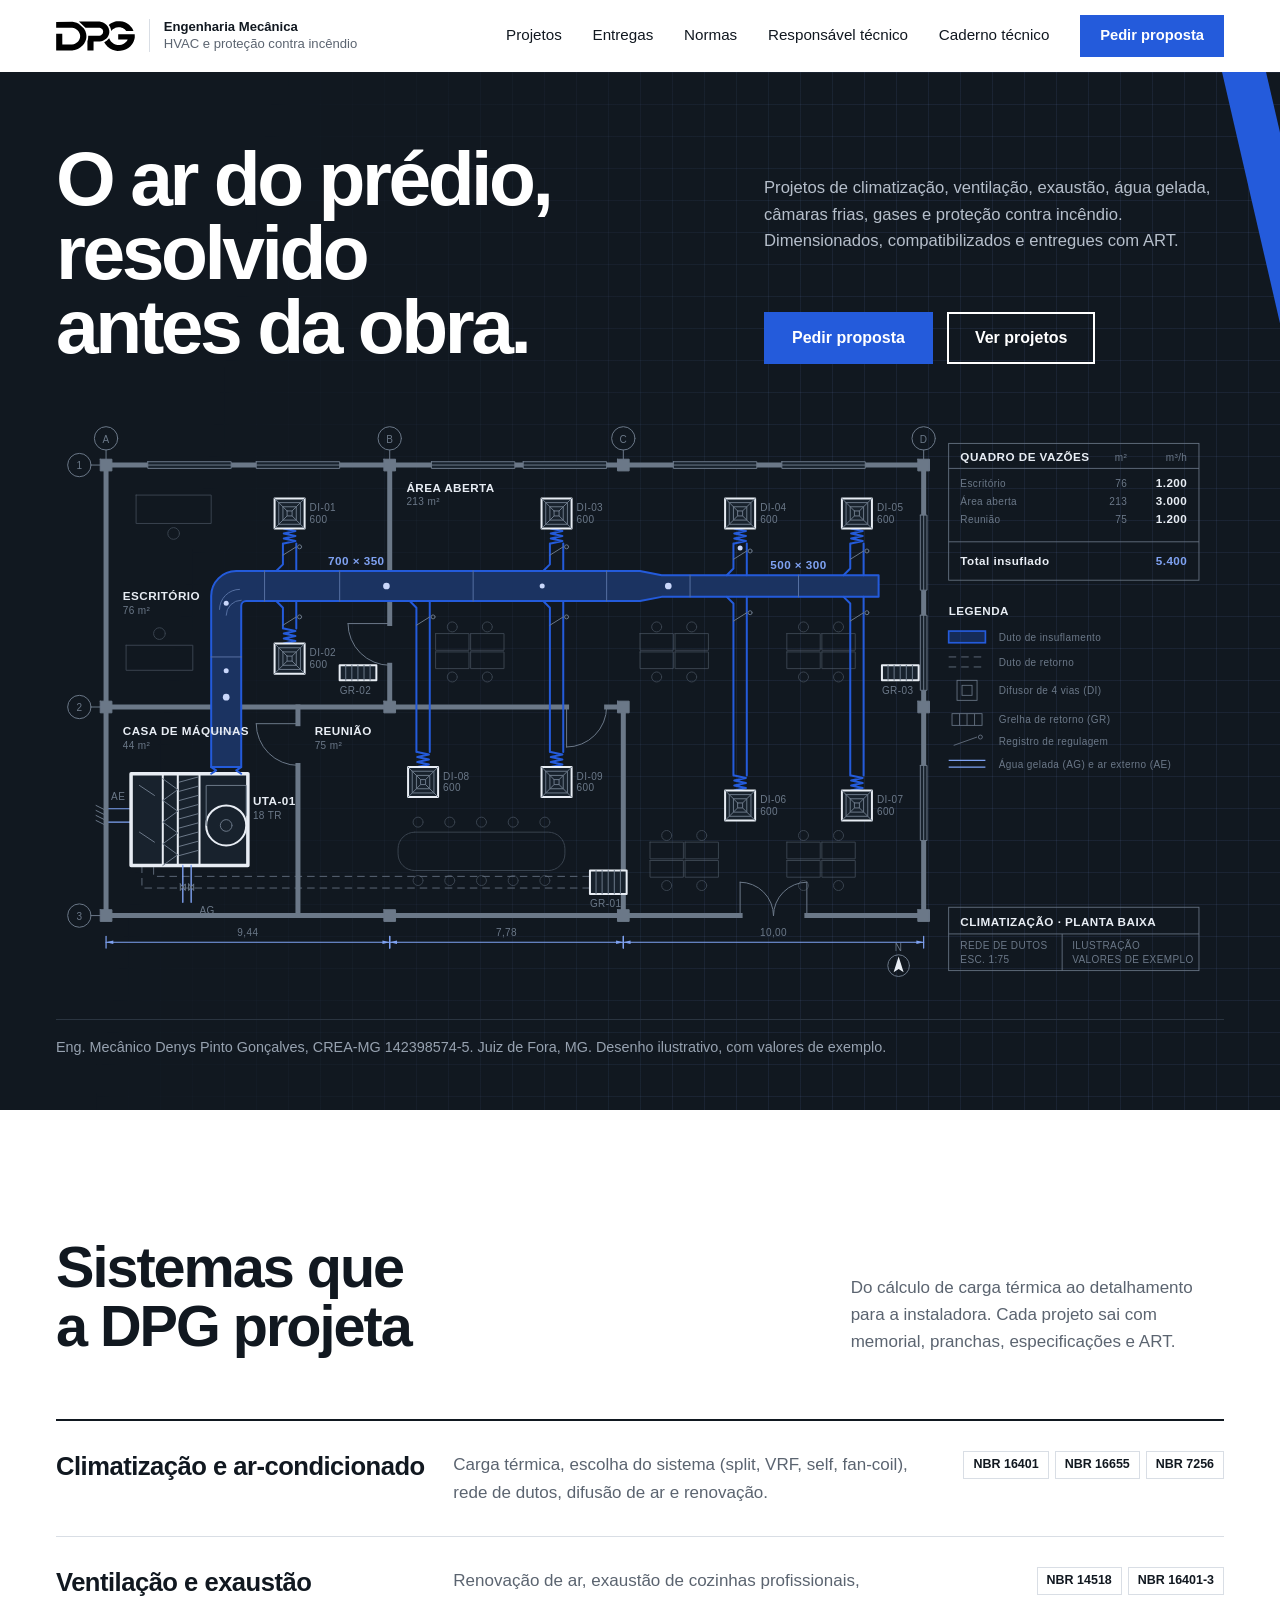
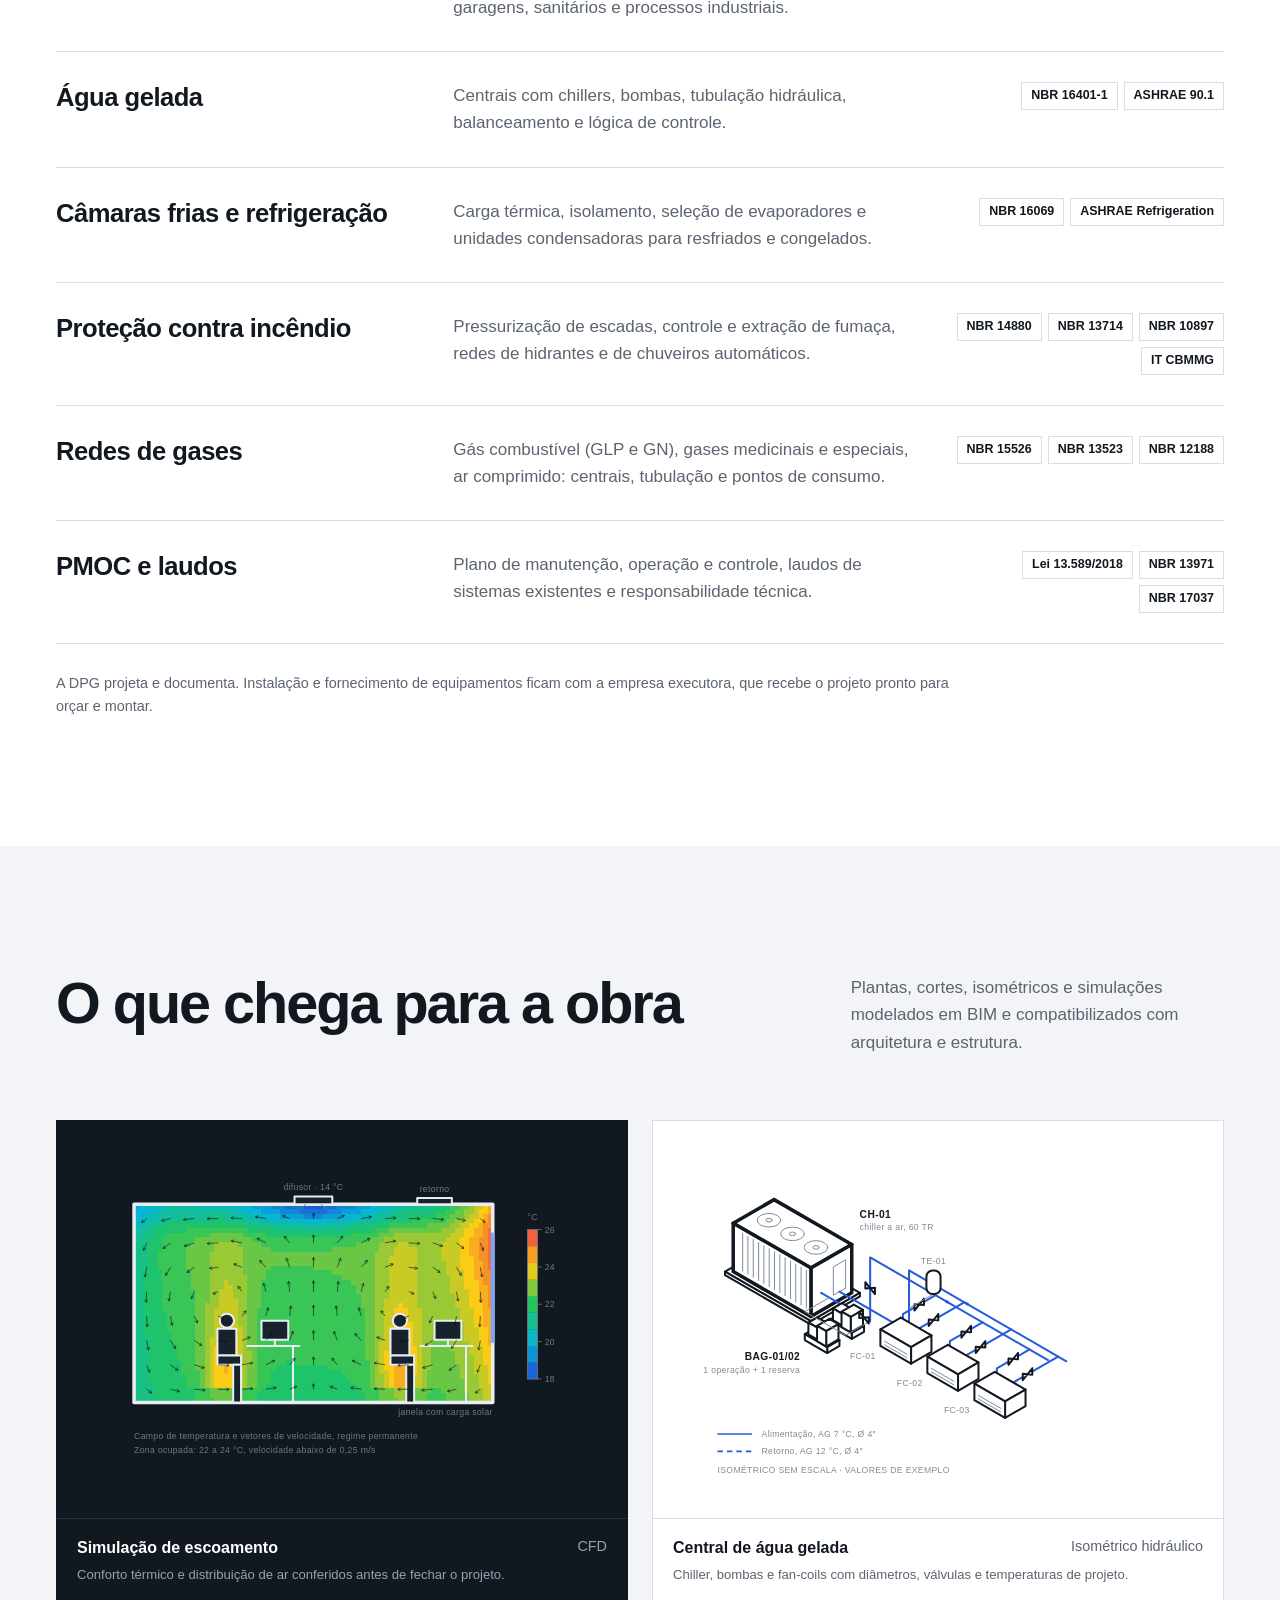
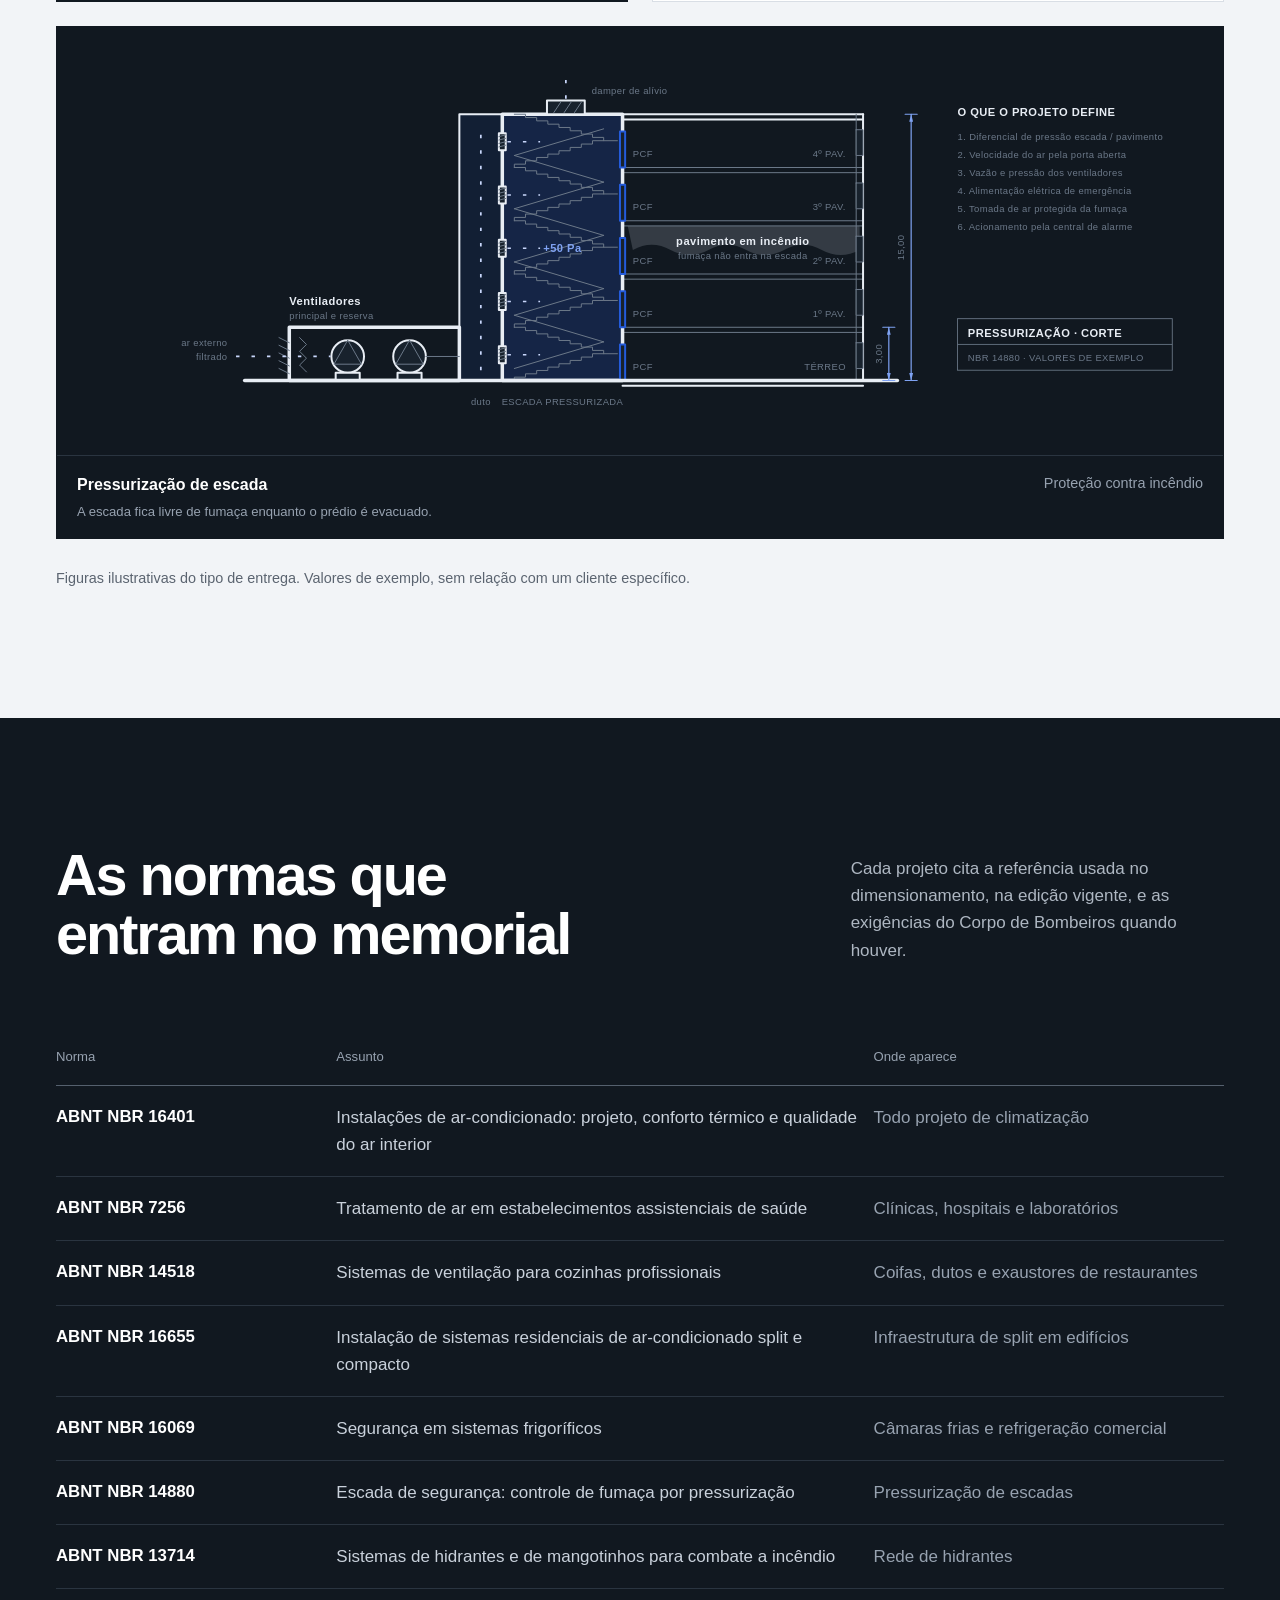
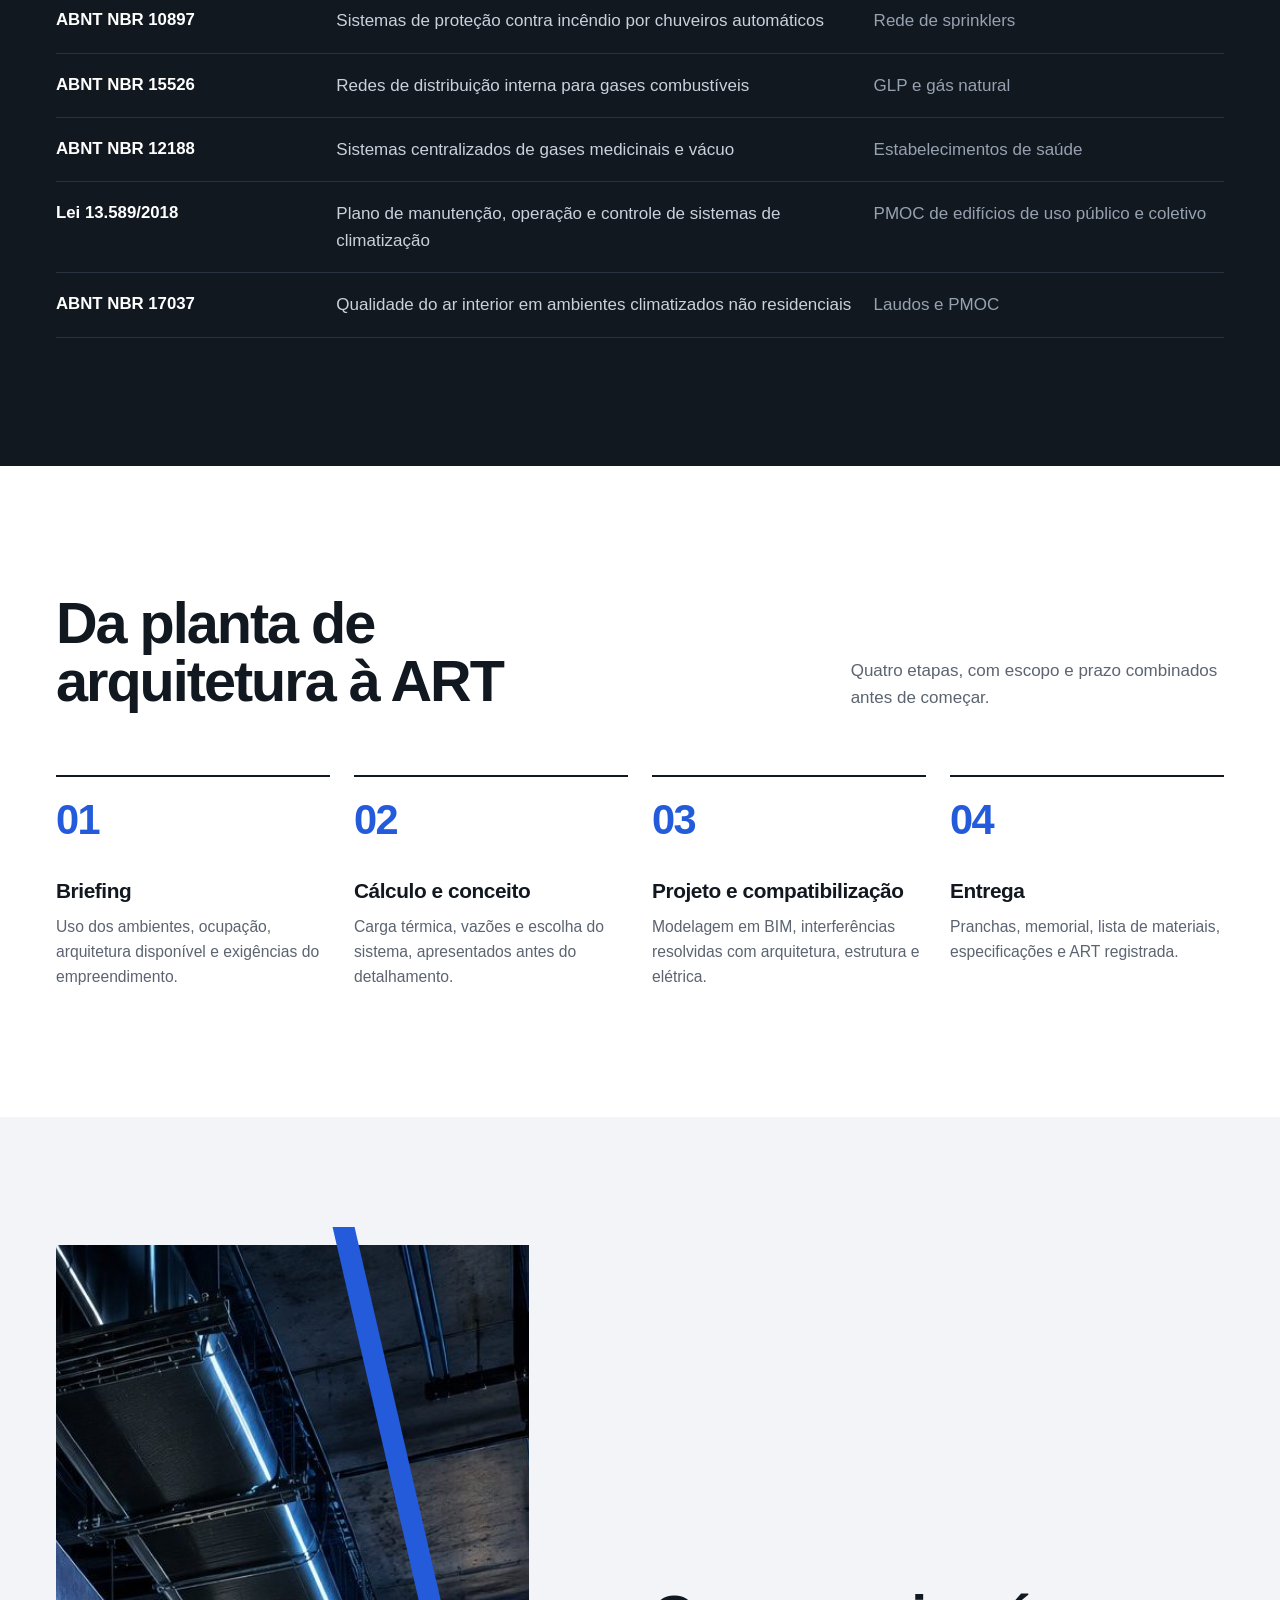
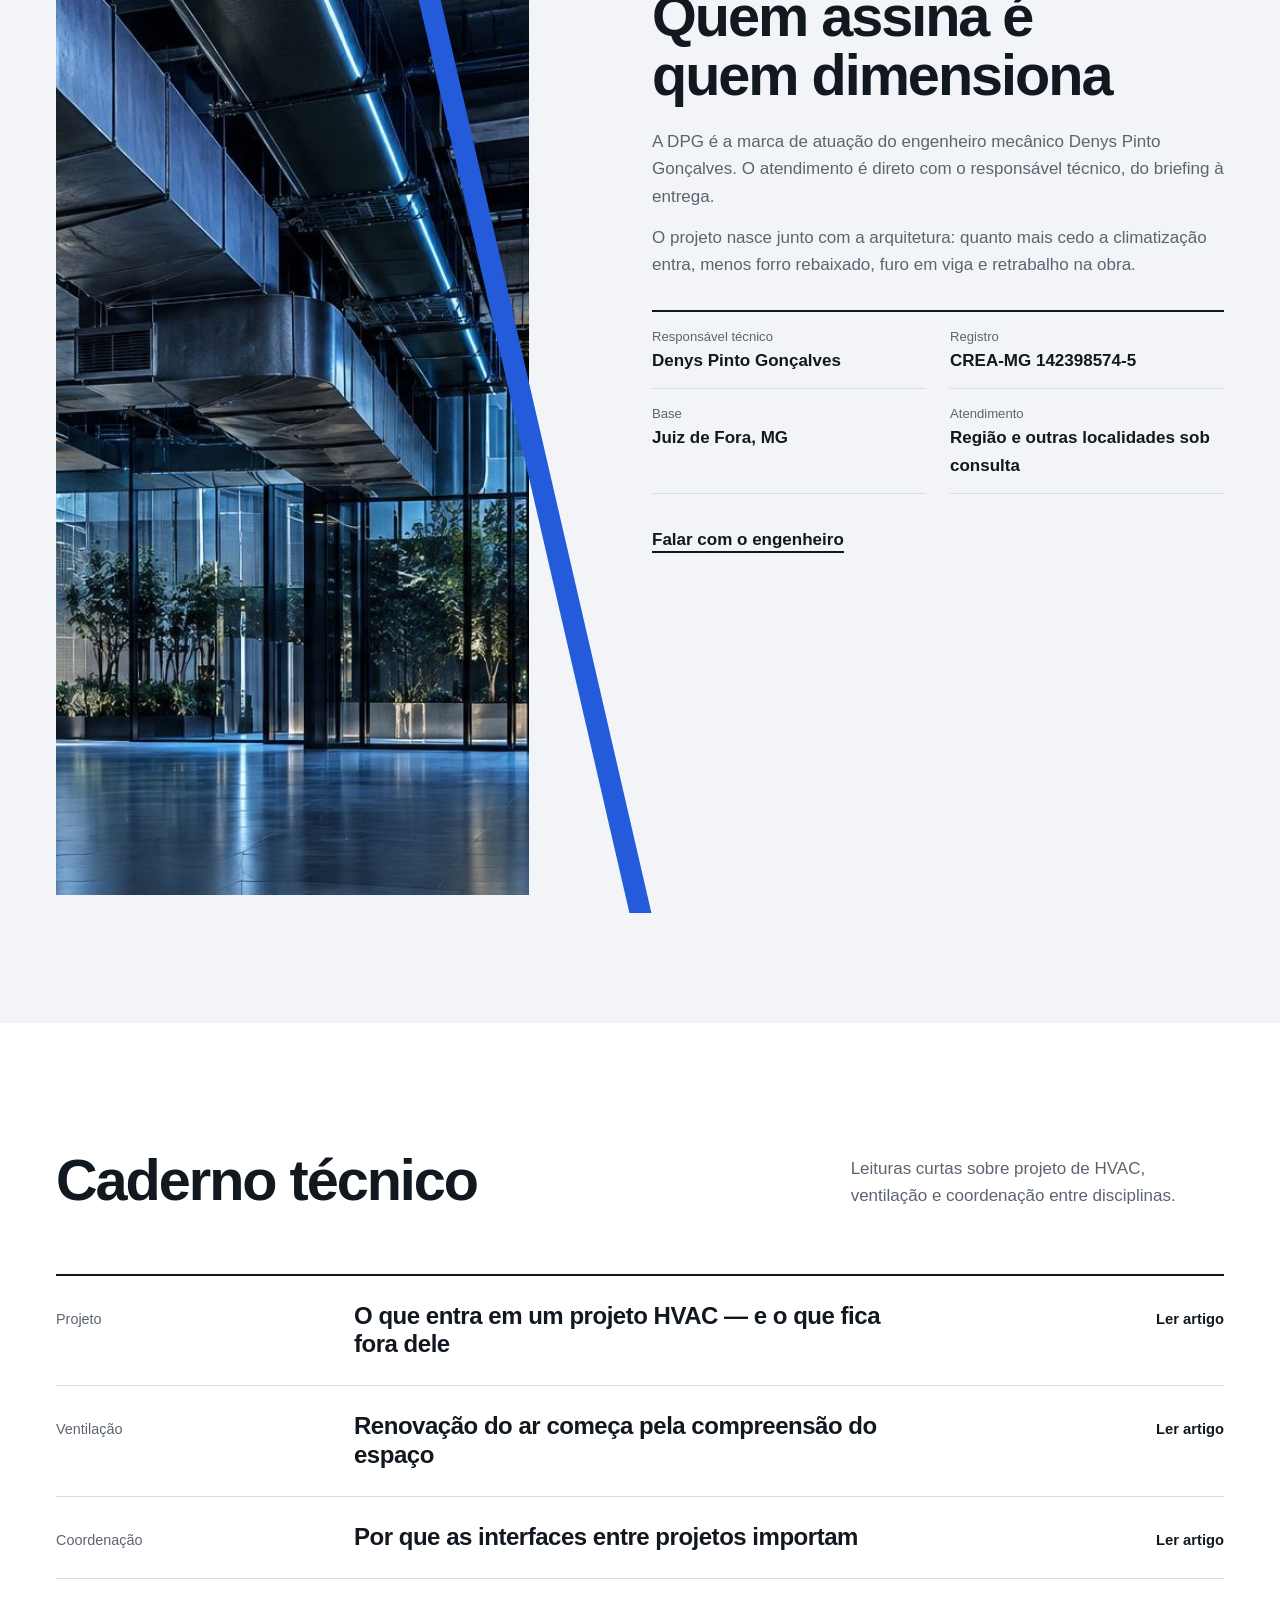
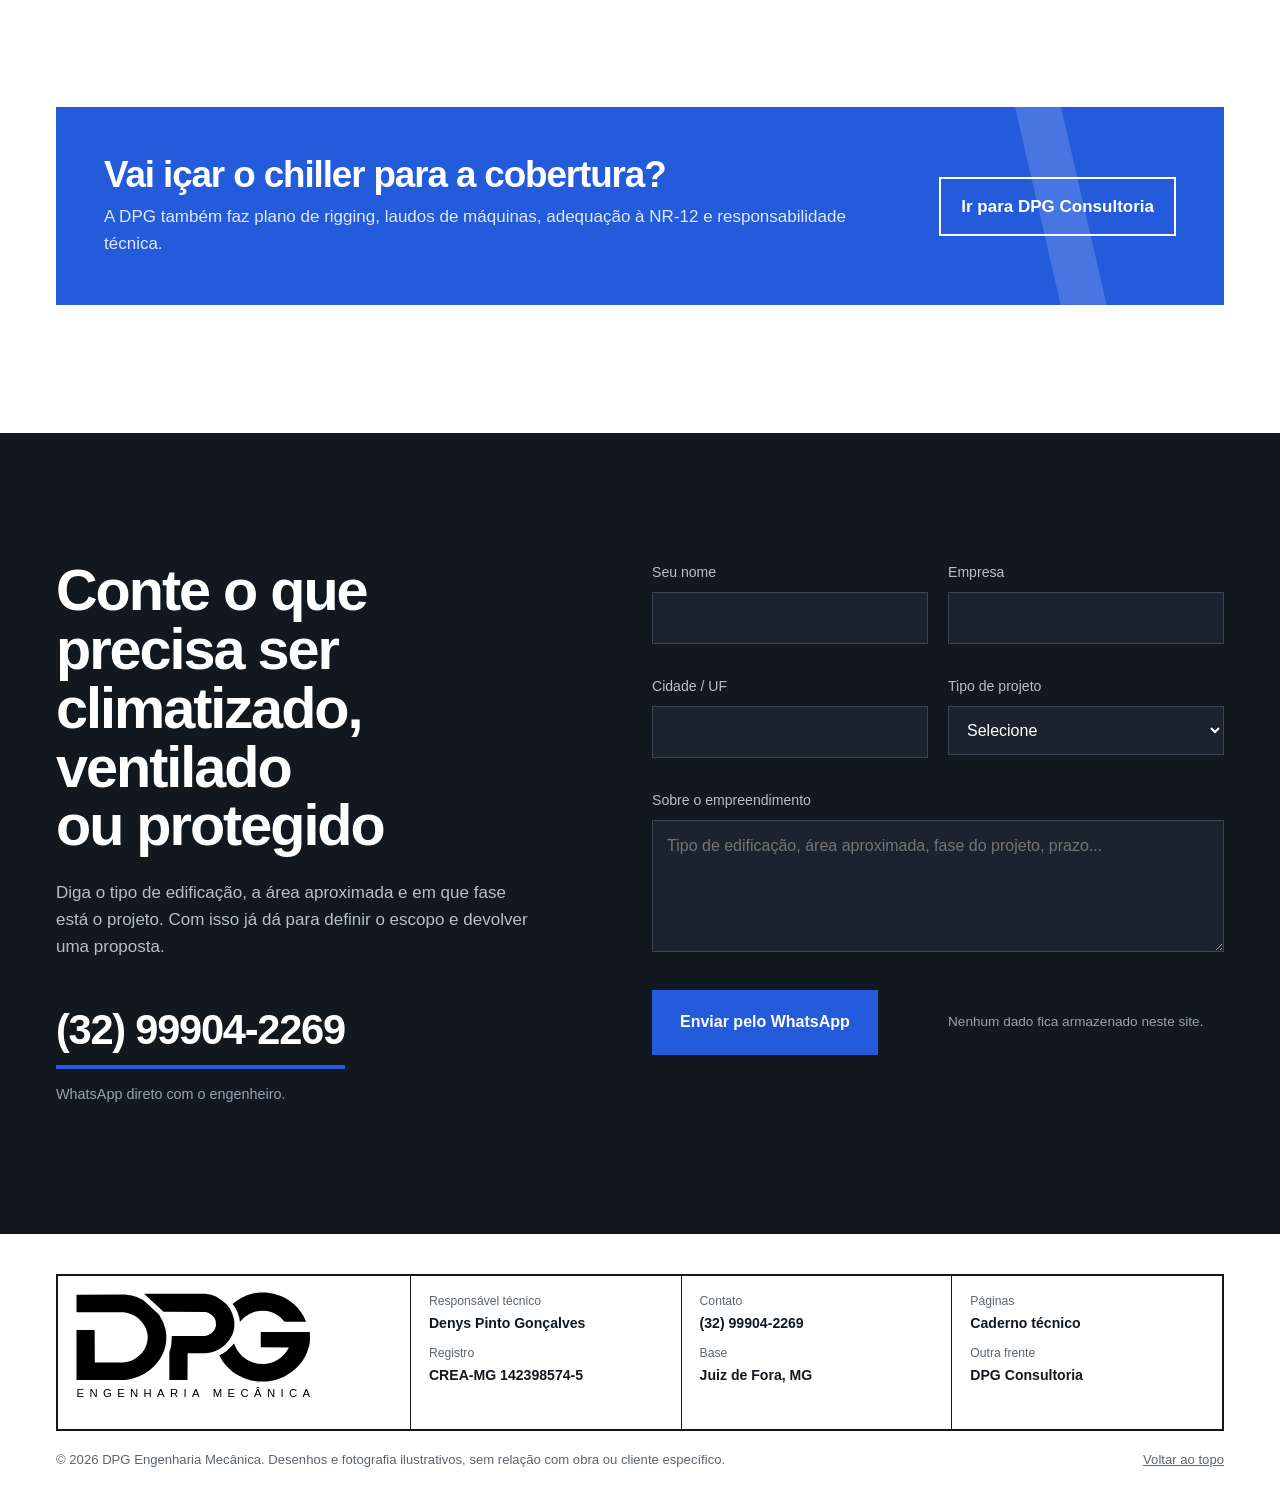
<file: index.html>
<!doctype html>
<html lang="pt-BR" class="sem-js">
<head>
  <meta charset="utf-8">
  <meta name="viewport" content="width=device-width, initial-scale=1">
  <title>DPG Engenharia Mecânica | Projetos de HVAC, exaustão e incêndio em Juiz de Fora</title>
  <meta name="description" content="Projetos de climatização, ventilação, exaustão, água gelada, câmaras frias, redes de gases e pressurização de escadas. Engenheiro mecânico com ART em Juiz de Fora/MG.">
  <meta name="theme-color" content="#111820">
  <link rel="canonical" href="https://engenhariadpg.github.io/site-hvac/">
  <meta property="og:type" content="website">
  <meta property="og:locale" content="pt_BR">
  <meta property="og:title" content="DPG Engenharia Mecânica — projetos de HVAC, exaustão e incêndio">
  <meta property="og:description" content="Climatização, ventilação, água gelada, câmaras frias, gases e proteção contra incêndio, projetados e documentados.">
  <meta property="og:url" content="https://engenhariadpg.github.io/site-hvac/">
  <meta property="og:image" content="https://engenhariadpg.github.io/site-hvac/assets/capa-social.png">
  <meta name="twitter:card" content="summary_large_image">
  <link rel="icon" href="favicon.svg" type="image/svg+xml">
  <link rel="stylesheet" href="styles.css">
  <!-- Marca a página como "com JavaScript" antes de pintar, para as animações não piscarem -->
  <script>document.documentElement.className = "js";</script>
  <!-- Dados estruturados para buscadores (Google): serviço profissional local -->
  <script type="application/ld+json">
  {
    "@context": "https://schema.org",
    "@type": "ProfessionalService",
    "name": "DPG Engenharia Mecânica — HVAC",
    "description": "Projetos de climatização, ventilação, exaustão, água gelada, refrigeração, redes de gases e sistemas mecânicos de proteção contra incêndio.",
    "url": "https://engenhariadpg.github.io/site-hvac/",
    "telephone": "+55 32 99904-2269",
    "address": { "@type": "PostalAddress", "addressLocality": "Juiz de Fora", "addressRegion": "MG", "addressCountry": "BR" },
    "areaServed": "Juiz de Fora e região",
    "founder": { "@type": "Person", "name": "Denys Pinto Gonçalves", "jobTitle": "Engenheiro Mecânico" }
  }
  </script>
</head>
<body data-site="hvac">
  <a class="pular" href="#conteudo">Pular para o conteúdo</a>

  <!-- ===================== CABEÇALHO ===================== -->
  <header class="cabecalho">
    <div class="caixa">
      <a class="marca" href="#inicio" aria-label="DPG Engenharia Mecânica — início">
        <img src="assets/dpg-monograma.svg" alt="DPG" width="79" height="30">
        <span><strong>Engenharia Mecânica</strong>HVAC e proteção contra incêndio</span>
      </a>
      <button class="abre-menu" type="button" aria-label="Abrir menu" aria-expanded="false" aria-controls="menu"><span></span><span></span></button>
      <nav class="menu" id="menu" aria-label="Navegação principal">
        <a href="#servicos">Projetos</a>
        <a href="#pranchas">Entregas</a>
        <a href="#normas">Normas</a>
        <a href="#sobre">Responsável técnico</a>
        <a href="blog/index.html">Caderno técnico</a>
        <a class="botao" href="#contato">Pedir proposta</a>
      </nav>
    </div>
  </header>

  <main id="conteudo">

    <!-- ===================== CAPA ===================== -->
    <section class="capa" id="inicio">
      <div class="diagonal" aria-hidden="true"></div>
      <div class="caixa">
        <div class="capa-texto">
          <h1>O ar do prédio, resolvido antes da obra.</h1>
          <p>Projetos de climatização, ventilação, exaustão, água gelada, câmaras frias, gases e proteção contra incêndio. Dimensionados, compatibilizados e entregues com ART.</p>
          <div class="capa-acoes">
            <a class="botao" href="#contato">Pedir proposta</a>
            <a class="botao botao--fio" href="#servicos">Ver projetos</a>
          </div>
        </div>

        <!-- Desenho da capa: planta baixa de climatização (rede de dutos).
             O SVG entre os marcadores DESENHO:capa é gerado por ferramentas/gerar_hvac.py;
             para alterar o desenho, edite o script e rode-o de novo (ver README). -->
        <figure class="desenho desenho--escuro desenho--capa" aria-label="Ilustração de uma planta de climatização: unidade de tratamento de ar, duto principal, ramais e difusores, com o ar percorrendo a rede.">
          <!-- DESENHO:capa -->
<svg viewBox="0 0 1400 700" aria-hidden="true">
<g class="tarde"><path class="fino" stroke-dasharray="9 6" fill="none" d="M640 553 H117 V540 M640 567 H103 V540"/><path class="azulclaro" fill="none" d="M60 472 H90 M60 488 H90"/></g>
<g class="tinta"><line class="parede" x1="60" y1="60" x2="1040" y2="60"/><line class="parede" x1="60" y1="60" x2="60" y2="600"/><line class="parede" x1="1040" y1="60" x2="1040" y2="600"/><line class="parede" x1="60" y1="600" x2="820" y2="600"/><line class="parede" x1="900" y1="600" x2="1040" y2="600"/><line class="parede" x1="400" y1="60" x2="400" y2="250"/><line class="parede" x1="400" y1="300" x2="400" y2="350"/><line class="parede" x1="60" y1="350" x2="612" y2="350"/><line class="parede" x1="660" y1="350" x2="680" y2="350"/><line class="parede" x1="680" y1="350" x2="680" y2="600"/><line class="parede" x1="290" y1="350" x2="290" y2="370"/><line class="parede" x1="290" y1="420" x2="290" y2="600"/><path class="fino" d="M400 250 H350 M350 250 A50 50 0 0 0 400 300"/><path class="fino" d="M612 350 V398 M612 398 A48 48 0 0 0 660 350"/><path class="fino" d="M290 370 H240 M240 370 A50 50 0 0 0 290 420"/><path class="fino" d="M820 600 V560 M820 560 A40 40 0 0 1 860 600 M900 600 V560 M900 560 A40 40 0 0 0 860 600"/><rect class="corpo fino" x="110" y="56" width="100" height="8"/><line class="fino" x1="110" y1="60" x2="210" y2="60"/><rect class="corpo fino" x="240" y="56" width="100" height="8"/><line class="fino" x1="240" y1="60" x2="340" y2="60"/><rect class="corpo fino" x="450" y="56" width="100" height="8"/><line class="fino" x1="450" y1="60" x2="550" y2="60"/><rect class="corpo fino" x="560" y="56" width="100" height="8"/><line class="fino" x1="560" y1="60" x2="660" y2="60"/><rect class="corpo fino" x="740" y="56" width="100" height="8"/><line class="fino" x1="740" y1="60" x2="840" y2="60"/><rect class="corpo fino" x="870" y="56" width="100" height="8"/><line class="fino" x1="870" y1="60" x2="970" y2="60"/><rect class="corpo fino" x="1036" y="120" width="8" height="90"/><line class="fino" x1="1040" y1="120" x2="1040" y2="210"/><rect class="corpo fino" x="1036" y="240" width="8" height="90"/><line class="fino" x1="1040" y1="240" x2="1040" y2="330"/><rect class="corpo fino" x="1036" y="420" width="8" height="90"/><line class="fino" x1="1040" y1="420" x2="1040" y2="510"/><rect class="pilar" x="53" y="53" width="14" height="14"/><rect class="pilar" x="53" y="343" width="14" height="14"/><rect class="pilar" x="53" y="593" width="14" height="14"/><rect class="pilar" x="393" y="53" width="14" height="14"/><rect class="pilar" x="393" y="343" width="14" height="14"/><rect class="pilar" x="393" y="593" width="14" height="14"/><rect class="pilar" x="673" y="53" width="14" height="14"/><rect class="pilar" x="673" y="343" width="14" height="14"/><rect class="pilar" x="673" y="593" width="14" height="14"/><rect class="pilar" x="1033" y="53" width="14" height="14"/><rect class="pilar" x="1033" y="343" width="14" height="14"/><rect class="pilar" x="1033" y="593" width="14" height="14"/><rect class="mob" x="455" y="262" width="40" height="20"/><circle class="mob" cx="475" cy="254" r="6"/><rect class="mob" x="455" y="284" width="40" height="20"/><circle class="mob" cx="475" cy="314" r="6"/><rect class="mob" x="497" y="262" width="40" height="20"/><circle class="mob" cx="517" cy="254" r="6"/><rect class="mob" x="497" y="284" width="40" height="20"/><circle class="mob" cx="517" cy="314" r="6"/><rect class="mob" x="700" y="262" width="40" height="20"/><circle class="mob" cx="720" cy="254" r="6"/><rect class="mob" x="700" y="284" width="40" height="20"/><circle class="mob" cx="720" cy="314" r="6"/><rect class="mob" x="742" y="262" width="40" height="20"/><circle class="mob" cx="762" cy="254" r="6"/><rect class="mob" x="742" y="284" width="40" height="20"/><circle class="mob" cx="762" cy="314" r="6"/><rect class="mob" x="876" y="262" width="40" height="20"/><circle class="mob" cx="896" cy="254" r="6"/><rect class="mob" x="876" y="284" width="40" height="20"/><circle class="mob" cx="896" cy="314" r="6"/><rect class="mob" x="918" y="262" width="40" height="20"/><circle class="mob" cx="938" cy="254" r="6"/><rect class="mob" x="918" y="284" width="40" height="20"/><circle class="mob" cx="938" cy="314" r="6"/><rect class="mob" x="712" y="512" width="40" height="20"/><circle class="mob" cx="732" cy="504" r="6"/><rect class="mob" x="712" y="534" width="40" height="20"/><circle class="mob" cx="732" cy="564" r="6"/><rect class="mob" x="754" y="512" width="40" height="20"/><circle class="mob" cx="774" cy="504" r="6"/><rect class="mob" x="754" y="534" width="40" height="20"/><circle class="mob" cx="774" cy="564" r="6"/><rect class="mob" x="876" y="512" width="40" height="20"/><circle class="mob" cx="896" cy="504" r="6"/><rect class="mob" x="876" y="534" width="40" height="20"/><circle class="mob" cx="896" cy="564" r="6"/><rect class="mob" x="918" y="512" width="40" height="20"/><circle class="mob" cx="938" cy="504" r="6"/><rect class="mob" x="918" y="534" width="40" height="20"/><circle class="mob" cx="938" cy="564" r="6"/><rect class="mob" x="96" y="96" width="90" height="34"/><circle class="mob" cx="141" cy="142" r="7"/><rect class="mob" x="84" y="276" width="80" height="30"/><circle class="mob" cx="124" cy="262" r="7"/><rect class="mob" x="410" y="500" width="200" height="46" rx="20"/><circle class="mob" cx="434" cy="488" r="6"/><circle class="mob" cx="434" cy="558" r="6"/><circle class="mob" cx="472" cy="488" r="6"/><circle class="mob" cx="472" cy="558" r="6"/><circle class="mob" cx="510" cy="488" r="6"/><circle class="mob" cx="510" cy="558" r="6"/><circle class="mob" cx="548" cy="488" r="6"/><circle class="mob" cx="548" cy="558" r="6"/><circle class="mob" cx="586" cy="488" r="6"/><circle class="mob" cx="586" cy="558" r="6"/><line class="fino" x1="60" y1="42" x2="60" y2="54"/><circle class="fino" cx="60" cy="28" r="14"/><line class="fino" x1="400" y1="42" x2="400" y2="54"/><circle class="fino" cx="400" cy="28" r="14"/><line class="fino" x1="680" y1="42" x2="680" y2="54"/><circle class="fino" cx="680" cy="28" r="14"/><line class="fino" x1="1040" y1="42" x2="1040" y2="54"/><circle class="fino" cx="1040" cy="28" r="14"/><line class="fino" x1="42" y1="60" x2="54" y2="60"/><circle class="fino" cx="28" cy="60" r="14"/><line class="fino" x1="42" y1="350" x2="54" y2="350"/><circle class="fino" cx="28" cy="350" r="14"/><line class="fino" x1="42" y1="600" x2="54" y2="600"/><circle class="fino" cx="28" cy="600" r="14"/><rect class="corpo grosso" x="90" y="430" width="140" height="110"/><path d="M128 430 V540 M146 430 V540 M172 430 V540"/><path class="fino" d="M128 436 L146 449 L128 462 L146 475 L128 488 L146 501 L128 514 L146 527 L128 540"/><line class="fino" x1="148" y1="440" x2="170" y2="434"/><line class="fino" x1="148" y1="451" x2="170" y2="445"/><line class="fino" x1="148" y1="462" x2="170" y2="456"/><line class="fino" x1="148" y1="473" x2="170" y2="467"/><line class="fino" x1="148" y1="484" x2="170" y2="478"/><line class="fino" x1="148" y1="495" x2="170" y2="489"/><line class="fino" x1="148" y1="506" x2="170" y2="500"/><line class="fino" x1="148" y1="517" x2="170" y2="511"/><line class="fino" x1="148" y1="528" x2="170" y2="522"/><circle cx="204" cy="492" r="24"/><circle class="fino" cx="204" cy="492" r="7"/><path class="fino" d="M180 492 V444 H228 V480"/><path class="fino" d="M100 444 L118 456 M100 500 L118 512"/><path class="azulclaro" d="M152 540 V584 M162 540 V584"/><path class="fino" d="M149 562 l6 8 l0 -8 l-6 8 z M159 562 l6 8 l0 -8 l-6 8 z"/><line class="fino" x1="48" y1="468" x2="60" y2="474"/><line class="fino" x1="48" y1="474" x2="60" y2="480"/><line class="fino" x1="48" y1="480" x2="60" y2="486"/><line class="fino" x1="48" y1="486" x2="60" y2="492"/><path class="corpo azul" d="M186 422 V217 A30 30 0 0 1 216 187 H700 L726 192 H986 V218 H726 L700 223 H228 A6 6 0 0 0 222 229 V422 Z"/><path class="azul" d="M186 430 l6 -4 l-6 -4 M222 430 l-6 -4 l6 -4"/><path class="fino" d="M196 233 A24 24 0 0 1 220 209 M204 240 A18 18 0 0 1 222 222"/><line class="fino" x1="250" y1="187" x2="250" y2="223"/><line class="fino" x1="340" y1="187" x2="340" y2="223"/><line class="fino" x1="500" y1="187" x2="500" y2="223"/><line class="fino" x1="660" y1="187" x2="660" y2="223"/><line class="fino" x1="760" y1="192" x2="760" y2="218"/><line class="fino" x1="890" y1="192" x2="890" y2="218"/><line class="fino" x1="186" y1="290" x2="222" y2="290"/><line class="fino" x1="186" y1="380" x2="222" y2="380"/><path class="azul" d="M264 187 L272 179 V154 M288 187 V154"/><line class="fino" x1="272" y1="168" x2="288" y2="158"/><circle class="fino" cx="292" cy="158" r="2.4"/><path class="azul" d="M273 154 l14 -3 l-14 -3 l14 -3 l-14 -3 l14 -3 l-14 -3"/><rect class="corpo" x="262" y="100" width="36" height="36"/><rect class="fino" x="267" y="105" width="26" height="26"/><rect class="fino" x="272" y="110" width="16" height="16"/><rect class="fino" x="277" y="115" width="6" height="6"/><path class="fino" d="M262 100 L277 115 M298 100 L283 115 M262 136 L277 121 M298 136 L283 121"/><path class="azul" d="M264 223 L272 231 V256 M288 223 V256"/><line class="fino" x1="272" y1="252" x2="288" y2="242"/><circle class="fino" cx="292" cy="242" r="2.4"/><path class="azul" d="M273 256 l14 3 l-14 3 l14 3 l-14 3 l14 3 l-14 3"/><rect class="corpo" x="262" y="274" width="36" height="36"/><rect class="fino" x="267" y="279" width="26" height="26"/><rect class="fino" x="272" y="284" width="16" height="16"/><rect class="fino" x="277" y="289" width="6" height="6"/><path class="fino" d="M262 274 L277 289 M298 274 L283 289 M262 310 L277 295 M298 310 L283 295"/><path class="azul" d="M584 187 L592 179 V154 M608 187 V154"/><line class="fino" x1="592" y1="168" x2="608" y2="158"/><circle class="fino" cx="612" cy="158" r="2.4"/><path class="azul" d="M593 154 l14 -3 l-14 -3 l14 -3 l-14 -3 l14 -3 l-14 -3"/><rect class="corpo" x="582" y="100" width="36" height="36"/><rect class="fino" x="587" y="105" width="26" height="26"/><rect class="fino" x="592" y="110" width="16" height="16"/><rect class="fino" x="597" y="115" width="6" height="6"/><path class="fino" d="M582 100 L597 115 M618 100 L603 115 M582 136 L597 121 M618 136 L603 121"/><path class="azul" d="M804 192 L812 184 V154 M828 192 V154"/><line class="fino" x1="812" y1="173" x2="828" y2="163"/><circle class="fino" cx="832" cy="163" r="2.4"/><path class="azul" d="M813 154 l14 -3 l-14 -3 l14 -3 l-14 -3 l14 -3 l-14 -3"/><rect class="corpo" x="802" y="100" width="36" height="36"/><rect class="fino" x="807" y="105" width="26" height="26"/><rect class="fino" x="812" y="110" width="16" height="16"/><rect class="fino" x="817" y="115" width="6" height="6"/><path class="fino" d="M802 100 L817 115 M838 100 L823 115 M802 136 L817 121 M838 136 L823 121"/><path class="azul" d="M944 192 L952 184 V154 M968 192 V154"/><line class="fino" x1="952" y1="173" x2="968" y2="163"/><circle class="fino" cx="972" cy="163" r="2.4"/><path class="azul" d="M953 154 l14 -3 l-14 -3 l14 -3 l-14 -3 l14 -3 l-14 -3"/><rect class="corpo" x="942" y="100" width="36" height="36"/><rect class="fino" x="947" y="105" width="26" height="26"/><rect class="fino" x="952" y="110" width="16" height="16"/><rect class="fino" x="957" y="115" width="6" height="6"/><path class="fino" d="M942 100 L957 115 M978 100 L963 115 M942 136 L957 121 M978 136 L963 121"/><path class="azul" d="M804 218 L812 226 V432 M828 218 V432"/><line class="fino" x1="812" y1="247" x2="828" y2="237"/><circle class="fino" cx="832" cy="237" r="2.4"/><path class="azul" d="M813 432 l14 3 l-14 3 l14 3 l-14 3 l14 3 l-14 3"/><rect class="corpo" x="802" y="450" width="36" height="36"/><rect class="fino" x="807" y="455" width="26" height="26"/><rect class="fino" x="812" y="460" width="16" height="16"/><rect class="fino" x="817" y="465" width="6" height="6"/><path class="fino" d="M802 450 L817 465 M838 450 L823 465 M802 486 L817 471 M838 486 L823 471"/><path class="azul" d="M944 218 L952 226 V432 M968 218 V432"/><line class="fino" x1="952" y1="247" x2="968" y2="237"/><circle class="fino" cx="972" cy="237" r="2.4"/><path class="azul" d="M953 432 l14 3 l-14 3 l14 3 l-14 3 l14 3 l-14 3"/><rect class="corpo" x="942" y="450" width="36" height="36"/><rect class="fino" x="947" y="455" width="26" height="26"/><rect class="fino" x="952" y="460" width="16" height="16"/><rect class="fino" x="957" y="465" width="6" height="6"/><path class="fino" d="M942 450 L957 465 M978 450 L963 465 M942 486 L957 471 M978 486 L963 471"/><path class="azul" d="M424 223 L432 231 V404 M448 223 V404"/><line class="fino" x1="432" y1="252" x2="448" y2="242"/><circle class="fino" cx="452" cy="242" r="2.4"/><path class="azul" d="M433 404 l14 3 l-14 3 l14 3 l-14 3 l14 3 l-14 3"/><rect class="corpo" x="422" y="422" width="36" height="36"/><rect class="fino" x="427" y="427" width="26" height="26"/><rect class="fino" x="432" y="432" width="16" height="16"/><rect class="fino" x="437" y="437" width="6" height="6"/><path class="fino" d="M422 422 L437 437 M458 422 L443 437 M422 458 L437 443 M458 458 L443 443"/><path class="azul" d="M584 223 L592 231 V404 M608 223 V404"/><line class="fino" x1="592" y1="252" x2="608" y2="242"/><circle class="fino" cx="612" cy="242" r="2.4"/><path class="azul" d="M593 404 l14 3 l-14 3 l14 3 l-14 3 l14 3 l-14 3"/><rect class="corpo" x="582" y="422" width="36" height="36"/><rect class="fino" x="587" y="427" width="26" height="26"/><rect class="fino" x="592" y="432" width="16" height="16"/><rect class="fino" x="597" y="437" width="6" height="6"/><path class="fino" d="M582 422 L597 437 M618 422 L603 437 M582 458 L597 443 M618 458 L603 443"/><rect class="corpo" x="640" y="546" width="44" height="28"/><line class="fino" x1="647.3" y1="546" x2="647.3" y2="574"/><line class="fino" x1="654.6" y1="546" x2="654.6" y2="574"/><line class="fino" x1="661.9" y1="546" x2="661.9" y2="574"/><line class="fino" x1="669.2" y1="546" x2="669.2" y2="574"/><line class="fino" x1="676.5" y1="546" x2="676.5" y2="574"/><rect class="corpo" x="340" y="300" width="44" height="18"/><line class="fino" x1="347.3" y1="300" x2="347.3" y2="318"/><line class="fino" x1="354.6" y1="300" x2="354.6" y2="318"/><line class="fino" x1="361.9" y1="300" x2="361.9" y2="318"/><line class="fino" x1="369.2" y1="300" x2="369.2" y2="318"/><line class="fino" x1="376.5" y1="300" x2="376.5" y2="318"/><rect class="corpo" x="990" y="300" width="44" height="18"/><line class="fino" x1="997.3" y1="300" x2="997.3" y2="318"/><line class="fino" x1="1004.6" y1="300" x2="1004.6" y2="318"/><line class="fino" x1="1011.9" y1="300" x2="1011.9" y2="318"/><line class="fino" x1="1019.2" y1="300" x2="1019.2" y2="318"/><line class="fino" x1="1026.5" y1="300" x2="1026.5" y2="318"/><line class="cota" x1="60" y1="632" x2="400" y2="632"/><line class="cota" x1="60" y1="625" x2="60" y2="639"/><line class="cota" x1="400" y1="625" x2="400" y2="639"/><line class="cota" x1="400" y1="632" x2="680" y2="632"/><line class="cota" x1="400" y1="625" x2="400" y2="639"/><line class="cota" x1="680" y1="625" x2="680" y2="639"/><line class="cota" x1="680" y1="632" x2="1040" y2="632"/><line class="cota" x1="680" y1="625" x2="680" y2="639"/><line class="cota" x1="1040" y1="625" x2="1040" y2="639"/><circle class="fino" cx="1010" cy="660" r="13"/></g>
<g class="tarde"><text class="t p" x="60" y="33" text-anchor="middle">A</text><text class="t p" x="400" y="33" text-anchor="middle">B</text><text class="t p" x="680" y="33" text-anchor="middle">C</text><text class="t p" x="1040" y="33" text-anchor="middle">D</text><text class="t p" x="28" y="65" text-anchor="middle">1</text><text class="t p" x="28" y="355" text-anchor="middle">2</text><text class="t p" x="28" y="605" text-anchor="middle">3</text><path fill="rgba(36,91,219,.30)" stroke="none" d="M186 422 V217 A30 30 0 0 1 216 187 H700 L726 192 H986 V218 H726 L700 223 H228 A6 6 0 0 0 222 229 V422 Z"/><g fill="#C9D7FB"><circle r="4"><animateMotion dur="8s" begin="0s" repeatCount="indefinite" path="M204 430 V205 H980"/></circle><circle r="4"><animateMotion dur="8s" begin="-2.7s" repeatCount="indefinite" path="M204 430 V205 H980"/></circle><circle r="4"><animateMotion dur="8s" begin="-5.4s" repeatCount="indefinite" path="M204 430 V205 H980"/></circle><circle r="3"><animateMotion dur="6s" begin="-1s" repeatCount="indefinite" path="M204 430 V205 H600 V420"/></circle><circle r="3"><animateMotion dur="6.5s" begin="-3s" repeatCount="indefinite" path="M204 430 V205 H820 V136"/></circle><circle r="3"><animateMotion dur="4s" begin="-2s" repeatCount="indefinite" path="M204 430 V205 H280 V274"/></circle><circle r="3"><animateMotion dur="8s" begin="-6s" repeatCount="indefinite" path="M204 430 V205 H960 V450"/></circle></g><text class="t" x="80" y="222">ESCRITÓRIO</text><text class="t p" x="80" y="238">76 m²</text><text class="t" x="420" y="92">ÁREA ABERTA</text><text class="t p" x="420" y="108">213 m²</text><text class="t" x="80" y="384">CASA DE MÁQUINAS</text><text class="t p" x="80" y="400">44 m²</text><text class="t" x="310" y="384">REUNIÃO</text><text class="t p" x="310" y="400">75 m²</text><text class="t" x="236" y="468">UTA-01</text><text class="t p" x="236" y="484">18 TR</text><text class="t p" x="172" y="598">AG</text><text class="t p" x="66" y="462">AE</text><text class="t c" x="360" y="180" text-anchor="middle">700 × 350</text><text class="t c" x="890" y="184" text-anchor="middle">500 × 300</text><text class="t p" x="304" y="115">DI-01</text><text class="t p" x="304" y="129">600</text><text class="t p" x="304" y="289">DI-02</text><text class="t p" x="304" y="303">600</text><text class="t p" x="624" y="115">DI-03</text><text class="t p" x="624" y="129">600</text><text class="t p" x="844" y="115">DI-04</text><text class="t p" x="844" y="129">600</text><text class="t p" x="984" y="115">DI-05</text><text class="t p" x="984" y="129">600</text><text class="t p" x="844" y="465">DI-06</text><text class="t p" x="844" y="479">600</text><text class="t p" x="984" y="465">DI-07</text><text class="t p" x="984" y="479">600</text><text class="t p" x="464" y="437">DI-08</text><text class="t p" x="464" y="451">600</text><text class="t p" x="624" y="437">DI-09</text><text class="t p" x="624" y="451">600</text><text class="t p" x="640" y="590">GR-01</text><text class="t p" x="340" y="334">GR-02</text><text class="t p" x="990" y="334">GR-03</text><path class="seta" d="M60 632 L68.7 629.8 L68.7 634.2 Z"/><path class="seta" d="M400 632 L391.3 634.2 L391.3 629.8 Z"/><text class="t p" text-anchor="middle" transform="translate(230 624) rotate(0)">9,44</text><path class="seta" d="M400 632 L408.7 629.8 L408.7 634.2 Z"/><path class="seta" d="M680 632 L671.3 634.2 L671.3 629.8 Z"/><text class="t p" text-anchor="middle" transform="translate(540 624) rotate(0)">7,78</text><path class="seta" d="M680 632 L688.7 629.8 L688.7 634.2 Z"/><path class="seta" d="M1040 632 L1031.3 634.2 L1031.3 629.8 Z"/><text class="t p" text-anchor="middle" transform="translate(860 624) rotate(0)">10,00</text><path class="cheio" d="M1010 649 L1016 668 L1010 664 L1004 668 Z"/><text class="t p" x="1010" y="643" text-anchor="middle">N</text><rect class="fino" fill="none" x="1070" y="34" width="300" height="164"/><line class="fino" x1="1070" y1="64" x2="1370" y2="64"/><text class="t" x="1084" y="55">QUADRO DE VAZÕES</text><text class="t p" x="1284" y="55" text-anchor="end">m²</text><text class="t p" x="1356" y="55" text-anchor="end">m³/h</text><text class="t p" x="1084" y="86">Escritório</text><text class="t p" x="1284" y="86" text-anchor="end">76</text><text class="t" x="1356" y="86" text-anchor="end">1.200</text><text class="t p" x="1084" y="108">Área aberta</text><text class="t p" x="1284" y="108" text-anchor="end">213</text><text class="t" x="1356" y="108" text-anchor="end">3.000</text><text class="t p" x="1084" y="130">Reunião</text><text class="t p" x="1284" y="130" text-anchor="end">75</text><text class="t" x="1356" y="130" text-anchor="end">1.200</text><line class="fino" x1="1070" y1="152" x2="1370" y2="152"/><text class="t" x="1084" y="180">Total insuflado</text><text class="t c" x="1356" y="180" text-anchor="end">5.400</text><text class="t" x="1070" y="240">LEGENDA</text><rect fill="rgba(36,91,219,.30)" stroke="#245BDB" stroke-width="2" x="1070" y="259" width="44" height="14"/><text class="t p" x="1130" y="271">Duto de insuflamento</text><path class="fino" stroke-dasharray="9 6" fill="none" d="M1070 290 h44 M1070 302 h44"/><text class="t p" x="1130" y="301">Duto de retorno</text><rect class="fino" fill="none" x="1080" y="318" width="24" height="24"/><rect class="fino" fill="none" x="1086" y="324" width="12" height="12"/><text class="t p" x="1130" y="335">Difusor de 4 vias (DI)</text><rect class="fino" fill="none" x="1074" y="358" width="36" height="14"/><path class="fino" d="M1083 358 v14 M1092 358 v14 M1101 358 v14"/><text class="t p" x="1130" y="369">Grelha de retorno (GR)</text><path class="fino" d="M1076 396 l28 -10"/><circle class="fino" fill="none" cx="1108" cy="386" r="2.4"/><text class="t p" x="1130" y="395">Registro de regulagem</text><path class="azulclaro" fill="none" d="M1070 414 h44 M1070 422 h44"/><text class="t p" x="1130" y="423">Água gelada (AG) e ar externo (AE)</text><rect class="fino" fill="none" x="1070" y="590" width="300" height="76"/><line class="fino" x1="1070" y1="622" x2="1370" y2="622"/><line class="fino" x1="1206" y1="622" x2="1206" y2="666"/><text class="t" x="1084" y="612">CLIMATIZAÇÃO · PLANTA BAIXA</text><text class="t p" x="1084" y="640">REDE DE DUTOS</text><text class="t p" x="1084" y="657">ESC. 1:75</text><text class="t p" x="1218" y="640">ILUSTRAÇÃO</text><text class="t p" x="1218" y="657">VALORES DE EXEMPLO</text></g>
</svg>
<!-- /DESENHO:capa -->
        </figure>
        <p class="capa-rt">Eng. Mecânico Denys Pinto Gonçalves, CREA-MG 142398574-5. Juiz de Fora, MG. Desenho ilustrativo, com valores de exemplo.</p>
      </div>
    </section>

    <!-- ===================== SERVIÇOS ===================== -->
    <section class="secao" id="servicos">
      <div class="caixa">
        <div class="topo-secao revela">
          <h2>Sistemas que a DPG projeta</h2>
          <p>Do cálculo de carga térmica ao detalhamento para a instaladora. Cada projeto sai com memorial, pranchas, especificações e ART.</p>
        </div>

        <div class="servicos">
          <article class="servico">
            <h3>Climatização e ar-condicionado</h3>
            <p>Carga térmica, escolha do sistema (split, VRF, self, fan-coil), rede de dutos, difusão de ar e renovação.</p>
            <ul aria-label="Normas de referência"><li>NBR 16401</li><li>NBR 16655</li><li>NBR 7256</li></ul>
          </article>
          <article class="servico">
            <h3>Ventilação e exaustão</h3>
            <p>Renovação de ar, exaustão de cozinhas profissionais, garagens, sanitários e processos industriais.</p>
            <ul aria-label="Normas de referência"><li>NBR 14518</li><li>NBR 16401-3</li></ul>
          </article>
          <article class="servico">
            <h3>Água gelada</h3>
            <p>Centrais com chillers, bombas, tubulação hidráulica, balanceamento e lógica de controle.</p>
            <ul aria-label="Normas de referência"><li>NBR 16401-1</li><li>ASHRAE 90.1</li></ul>
          </article>
          <article class="servico">
            <h3>Câmaras frias e refrigeração</h3>
            <p>Carga térmica, isolamento, seleção de evaporadores e unidades condensadoras para resfriados e congelados.</p>
            <ul aria-label="Normas de referência"><li>NBR 16069</li><li>ASHRAE Refrigeration</li></ul>
          </article>
          <article class="servico">
            <h3>Proteção contra incêndio</h3>
            <p>Pressurização de escadas, controle e extração de fumaça, redes de hidrantes e de chuveiros automáticos.</p>
            <ul aria-label="Normas de referência"><li>NBR 14880</li><li>NBR 13714</li><li>NBR 10897</li><li>IT CBMMG</li></ul>
          </article>
          <article class="servico">
            <h3>Redes de gases</h3>
            <p>Gás combustível (GLP e GN), gases medicinais e especiais, ar comprimido: centrais, tubulação e pontos de consumo.</p>
            <ul aria-label="Normas de referência"><li>NBR 15526</li><li>NBR 13523</li><li>NBR 12188</li></ul>
          </article>
          <article class="servico">
            <h3>PMOC e laudos</h3>
            <p>Plano de manutenção, operação e controle, laudos de sistemas existentes e responsabilidade técnica.</p>
            <ul aria-label="Normas de referência"><li>Lei 13.589/2018</li><li>NBR 13971</li><li>NBR 17037</li></ul>
          </article>
        </div>
        <p class="nota">A DPG projeta e documenta. Instalação e fornecimento de equipamentos ficam com a empresa executora, que recebe o projeto pronto para orçar e montar.</p>
      </div>
    </section>

    <!-- ===================== PRANCHAS (figuras técnicas) ===================== -->
    <section class="secao secao--apoio" id="pranchas">
      <div class="caixa">
        <div class="topo-secao revela">
          <h2>O que chega para a obra</h2>
          <p>Plantas, cortes, isométricos e simulações modelados em BIM e compatibilizados com arquitetura e estrutura.</p>
        </div>

        <div class="pranchas">

          <!-- Prancha 1: simulação CFD de uma sala (campo de temperatura) -->
          <figure class="prancha prancha--escura">
            <div class="desenho desenho--escuro">
              <!-- DESENHO:p1 -->
<svg viewBox="0 0 640 420" role="img" aria-label="Simulação CFD de uma sala em corte: campo de temperatura em faixas de cor e vetores de velocidade do ar a partir do difusor de forro">
<g class="tarde"><rect shape-rendering="crispEdges" x="56" y="64" width="6" height="6" fill="#0B9FD5"/><rect shape-rendering="crispEdges" x="62" y="64" width="18" height="6" fill="#06B6D4"/><rect shape-rendering="crispEdges" x="80" y="64" width="18" height="6" fill="#0CB9BA"/><rect shape-rendering="crispEdges" x="98" y="64" width="42" height="6" fill="#12BDA0"/><rect shape-rendering="crispEdges" x="140" y="64" width="48" height="6" fill="#0CB9BA"/><rect shape-rendering="crispEdges" x="188" y="64" width="18" height="6" fill="#06B6D4"/><rect shape-rendering="crispEdges" x="206" y="64" width="24" height="6" fill="#0B9FD5"/><rect shape-rendering="crispEdges" x="230" y="64" width="18" height="6" fill="#1088D6"/><rect shape-rendering="crispEdges" x="248" y="64" width="24" height="6" fill="#1571D7"/><rect shape-rendering="crispEdges" x="272" y="64" width="24" height="6" fill="#1A5AD8"/><rect shape-rendering="crispEdges" x="296" y="64" width="18" height="6" fill="#1571D7"/><rect shape-rendering="crispEdges" x="314" y="64" width="24" height="6" fill="#1088D6"/><rect shape-rendering="crispEdges" x="338" y="64" width="18" height="6" fill="#0B9FD5"/><rect shape-rendering="crispEdges" x="356" y="64" width="12" height="6" fill="#06B6D4"/><rect shape-rendering="crispEdges" x="368" y="64" width="18" height="6" fill="#0CB9BA"/><rect shape-rendering="crispEdges" x="386" y="64" width="24" height="6" fill="#12BDA0"/><rect shape-rendering="crispEdges" x="410" y="64" width="30" height="6" fill="#19C085"/><rect shape-rendering="crispEdges" x="440" y="64" width="18" height="6" fill="#1FC36B"/><rect shape-rendering="crispEdges" x="458" y="64" width="12" height="6" fill="#3AC656"/><rect shape-rendering="crispEdges" x="470" y="64" width="12" height="6" fill="#6AC746"/><rect shape-rendering="crispEdges" x="482" y="64" width="6" height="6" fill="#9AC935"/><rect shape-rendering="crispEdges" x="488" y="64" width="12" height="6" fill="#CACA25"/><rect shape-rendering="crispEdges" x="500" y="64" width="6" height="6" fill="#FACC15"/><rect shape-rendering="crispEdges" x="506" y="64" width="6" height="6" fill="#F8AE1F"/><rect shape-rendering="crispEdges" x="56" y="70" width="24" height="6" fill="#06B6D4"/><rect shape-rendering="crispEdges" x="80" y="70" width="12" height="6" fill="#0CB9BA"/><rect shape-rendering="crispEdges" x="92" y="70" width="90" height="6" fill="#12BDA0"/><rect shape-rendering="crispEdges" x="182" y="70" width="18" height="6" fill="#0CB9BA"/><rect shape-rendering="crispEdges" x="200" y="70" width="18" height="6" fill="#06B6D4"/><rect shape-rendering="crispEdges" x="218" y="70" width="24" height="6" fill="#0B9FD5"/><rect shape-rendering="crispEdges" x="242" y="70" width="24" height="6" fill="#1088D6"/><rect shape-rendering="crispEdges" x="266" y="70" width="36" height="6" fill="#1571D7"/><rect shape-rendering="crispEdges" x="302" y="70" width="18" height="6" fill="#1088D6"/><rect shape-rendering="crispEdges" x="320" y="70" width="24" height="6" fill="#0B9FD5"/><rect shape-rendering="crispEdges" x="344" y="70" width="18" height="6" fill="#06B6D4"/><rect shape-rendering="crispEdges" x="362" y="70" width="18" height="6" fill="#0CB9BA"/><rect shape-rendering="crispEdges" x="380" y="70" width="12" height="6" fill="#12BDA0"/><rect shape-rendering="crispEdges" x="392" y="70" width="42" height="6" fill="#19C085"/><rect shape-rendering="crispEdges" x="434" y="70" width="18" height="6" fill="#1FC36B"/><rect shape-rendering="crispEdges" x="452" y="70" width="12" height="6" fill="#3AC656"/><rect shape-rendering="crispEdges" x="464" y="70" width="12" height="6" fill="#6AC746"/><rect shape-rendering="crispEdges" x="476" y="70" width="12" height="6" fill="#9AC935"/><rect shape-rendering="crispEdges" x="488" y="70" width="6" height="6" fill="#CACA25"/><rect shape-rendering="crispEdges" x="494" y="70" width="12" height="6" fill="#FACC15"/><rect shape-rendering="crispEdges" x="506" y="70" width="6" height="6" fill="#F8AE1F"/><rect shape-rendering="crispEdges" x="56" y="76" width="12" height="6" fill="#06B6D4"/><rect shape-rendering="crispEdges" x="68" y="76" width="18" height="6" fill="#0CB9BA"/><rect shape-rendering="crispEdges" x="86" y="76" width="30" height="6" fill="#12BDA0"/><rect shape-rendering="crispEdges" x="116" y="76" width="6" height="6" fill="#19C085"/><rect shape-rendering="crispEdges" x="122" y="76" width="24" height="6" fill="#12BDA0"/><rect shape-rendering="crispEdges" x="146" y="76" width="30" height="6" fill="#19C085"/><rect shape-rendering="crispEdges" x="176" y="76" width="18" height="6" fill="#12BDA0"/><rect shape-rendering="crispEdges" x="194" y="76" width="24" height="6" fill="#0CB9BA"/><rect shape-rendering="crispEdges" x="218" y="76" width="24" height="6" fill="#06B6D4"/><rect shape-rendering="crispEdges" x="242" y="76" width="30" height="6" fill="#0B9FD5"/><rect shape-rendering="crispEdges" x="272" y="76" width="24" height="6" fill="#1088D6"/><rect shape-rendering="crispEdges" x="296" y="76" width="24" height="6" fill="#0B9FD5"/><rect shape-rendering="crispEdges" x="320" y="76" width="24" height="6" fill="#06B6D4"/><rect shape-rendering="crispEdges" x="344" y="76" width="18" height="6" fill="#0CB9BA"/><rect shape-rendering="crispEdges" x="362" y="76" width="18" height="6" fill="#12BDA0"/><rect shape-rendering="crispEdges" x="380" y="76" width="24" height="6" fill="#19C085"/><rect shape-rendering="crispEdges" x="404" y="76" width="36" height="6" fill="#1FC36B"/><rect shape-rendering="crispEdges" x="440" y="76" width="18" height="6" fill="#3AC656"/><rect shape-rendering="crispEdges" x="458" y="76" width="18" height="6" fill="#6AC746"/><rect shape-rendering="crispEdges" x="476" y="76" width="6" height="6" fill="#9AC935"/><rect shape-rendering="crispEdges" x="482" y="76" width="12" height="6" fill="#CACA25"/><rect shape-rendering="crispEdges" x="494" y="76" width="6" height="6" fill="#FACC15"/><rect shape-rendering="crispEdges" x="500" y="76" width="6" height="6" fill="#F8AE1F"/><rect shape-rendering="crispEdges" x="506" y="76" width="6" height="6" fill="#F5902A"/><rect shape-rendering="crispEdges" x="56" y="82" width="18" height="6" fill="#0CB9BA"/><rect shape-rendering="crispEdges" x="74" y="82" width="18" height="6" fill="#12BDA0"/><rect shape-rendering="crispEdges" x="92" y="82" width="66" height="6" fill="#19C085"/><rect shape-rendering="crispEdges" x="158" y="82" width="12" height="6" fill="#1FC36B"/><rect shape-rendering="crispEdges" x="170" y="82" width="30" height="6" fill="#19C085"/><rect shape-rendering="crispEdges" x="200" y="82" width="18" height="6" fill="#12BDA0"/><rect shape-rendering="crispEdges" x="218" y="82" width="36" height="6" fill="#0CB9BA"/><rect shape-rendering="crispEdges" x="254" y="82" width="54" height="6" fill="#06B6D4"/><rect shape-rendering="crispEdges" x="308" y="82" width="30" height="6" fill="#0CB9BA"/><rect shape-rendering="crispEdges" x="338" y="82" width="24" height="6" fill="#12BDA0"/><rect shape-rendering="crispEdges" x="362" y="82" width="18" height="6" fill="#19C085"/><rect shape-rendering="crispEdges" x="380" y="82" width="30" height="6" fill="#1FC36B"/><rect shape-rendering="crispEdges" x="410" y="82" width="42" height="6" fill="#3AC656"/><rect shape-rendering="crispEdges" x="452" y="82" width="12" height="6" fill="#6AC746"/><rect shape-rendering="crispEdges" x="464" y="82" width="12" height="6" fill="#9AC935"/><rect shape-rendering="crispEdges" x="476" y="82" width="12" height="6" fill="#CACA25"/><rect shape-rendering="crispEdges" x="488" y="82" width="12" height="6" fill="#FACC15"/><rect shape-rendering="crispEdges" x="500" y="82" width="6" height="6" fill="#F8AE1F"/><rect shape-rendering="crispEdges" x="506" y="82" width="6" height="6" fill="#F5902A"/><rect shape-rendering="crispEdges" x="56" y="88" width="12" height="6" fill="#0CB9BA"/><rect shape-rendering="crispEdges" x="68" y="88" width="12" height="6" fill="#12BDA0"/><rect shape-rendering="crispEdges" x="80" y="88" width="18" height="6" fill="#19C085"/><rect shape-rendering="crispEdges" x="98" y="88" width="102" height="6" fill="#1FC36B"/><rect shape-rendering="crispEdges" x="200" y="88" width="30" height="6" fill="#19C085"/><rect shape-rendering="crispEdges" x="230" y="88" width="48" height="6" fill="#12BDA0"/><rect shape-rendering="crispEdges" x="278" y="88" width="12" height="6" fill="#0CB9BA"/><rect shape-rendering="crispEdges" x="290" y="88" width="42" height="6" fill="#12BDA0"/><rect shape-rendering="crispEdges" x="332" y="88" width="30" height="6" fill="#19C085"/><rect shape-rendering="crispEdges" x="362" y="88" width="18" height="6" fill="#1FC36B"/><rect shape-rendering="crispEdges" x="380" y="88" width="48" height="6" fill="#3AC656"/><rect shape-rendering="crispEdges" x="428" y="88" width="30" height="6" fill="#6AC746"/><rect shape-rendering="crispEdges" x="458" y="88" width="12" height="6" fill="#9AC935"/><rect shape-rendering="crispEdges" x="470" y="88" width="12" height="6" fill="#CACA25"/><rect shape-rendering="crispEdges" x="482" y="88" width="12" height="6" fill="#FACC15"/><rect shape-rendering="crispEdges" x="494" y="88" width="6" height="6" fill="#F8AE1F"/><rect shape-rendering="crispEdges" x="500" y="88" width="12" height="6" fill="#F5902A"/><rect shape-rendering="crispEdges" x="56" y="94" width="18" height="6" fill="#12BDA0"/><rect shape-rendering="crispEdges" x="74" y="94" width="12" height="6" fill="#19C085"/><rect shape-rendering="crispEdges" x="86" y="94" width="36" height="6" fill="#1FC36B"/><rect shape-rendering="crispEdges" x="122" y="94" width="78" height="6" fill="#3AC656"/><rect shape-rendering="crispEdges" x="200" y="94" width="36" height="6" fill="#1FC36B"/><rect shape-rendering="crispEdges" x="236" y="94" width="90" height="6" fill="#19C085"/><rect shape-rendering="crispEdges" x="326" y="94" width="36" height="6" fill="#1FC36B"/><rect shape-rendering="crispEdges" x="362" y="94" width="18" height="6" fill="#3AC656"/><rect shape-rendering="crispEdges" x="380" y="94" width="66" height="6" fill="#6AC746"/><rect shape-rendering="crispEdges" x="446" y="94" width="18" height="6" fill="#9AC935"/><rect shape-rendering="crispEdges" x="464" y="94" width="12" height="6" fill="#CACA25"/><rect shape-rendering="crispEdges" x="476" y="94" width="12" height="6" fill="#FACC15"/><rect shape-rendering="crispEdges" x="488" y="94" width="12" height="6" fill="#F8AE1F"/><rect shape-rendering="crispEdges" x="500" y="94" width="6" height="6" fill="#F5902A"/><rect shape-rendering="crispEdges" x="506" y="94" width="6" height="6" fill="#F37134"/><rect shape-rendering="crispEdges" x="56" y="100" width="12" height="6" fill="#12BDA0"/><rect shape-rendering="crispEdges" x="68" y="100" width="12" height="6" fill="#19C085"/><rect shape-rendering="crispEdges" x="80" y="100" width="18" height="6" fill="#1FC36B"/><rect shape-rendering="crispEdges" x="98" y="100" width="54" height="6" fill="#3AC656"/><rect shape-rendering="crispEdges" x="152" y="100" width="42" height="6" fill="#6AC746"/><rect shape-rendering="crispEdges" x="194" y="100" width="30" height="6" fill="#3AC656"/><rect shape-rendering="crispEdges" x="224" y="100" width="108" height="6" fill="#1FC36B"/><rect shape-rendering="crispEdges" x="332" y="100" width="36" height="6" fill="#3AC656"/><rect shape-rendering="crispEdges" x="368" y="100" width="18" height="6" fill="#6AC746"/><rect shape-rendering="crispEdges" x="386" y="100" width="72" height="6" fill="#9AC935"/><rect shape-rendering="crispEdges" x="458" y="100" width="18" height="6" fill="#CACA25"/><rect shape-rendering="crispEdges" x="476" y="100" width="12" height="6" fill="#FACC15"/><rect shape-rendering="crispEdges" x="488" y="100" width="12" height="6" fill="#F8AE1F"/><rect shape-rendering="crispEdges" x="500" y="100" width="6" height="6" fill="#F5902A"/><rect shape-rendering="crispEdges" x="506" y="100" width="6" height="6" fill="#F37134"/><rect shape-rendering="crispEdges" x="56" y="106" width="24" height="6" fill="#19C085"/><rect shape-rendering="crispEdges" x="80" y="106" width="12" height="6" fill="#1FC36B"/><rect shape-rendering="crispEdges" x="92" y="106" width="42" height="6" fill="#3AC656"/><rect shape-rendering="crispEdges" x="134" y="106" width="72" height="6" fill="#6AC746"/><rect shape-rendering="crispEdges" x="206" y="106" width="150" height="6" fill="#3AC656"/><rect shape-rendering="crispEdges" x="356" y="106" width="18" height="6" fill="#6AC746"/><rect shape-rendering="crispEdges" x="374" y="106" width="78" height="6" fill="#9AC935"/><rect shape-rendering="crispEdges" x="452" y="106" width="18" height="6" fill="#CACA25"/><rect shape-rendering="crispEdges" x="470" y="106" width="12" height="6" fill="#FACC15"/><rect shape-rendering="crispEdges" x="482" y="106" width="12" height="6" fill="#F8AE1F"/><rect shape-rendering="crispEdges" x="494" y="106" width="12" height="6" fill="#F5902A"/><rect shape-rendering="crispEdges" x="506" y="106" width="6" height="6" fill="#F37134"/><rect shape-rendering="crispEdges" x="56" y="112" width="18" height="6" fill="#19C085"/><rect shape-rendering="crispEdges" x="74" y="112" width="18" height="6" fill="#1FC36B"/><rect shape-rendering="crispEdges" x="92" y="112" width="36" height="6" fill="#3AC656"/><rect shape-rendering="crispEdges" x="128" y="112" width="30" height="6" fill="#6AC746"/><rect shape-rendering="crispEdges" x="158" y="112" width="30" height="6" fill="#9AC935"/><rect shape-rendering="crispEdges" x="188" y="112" width="30" height="6" fill="#6AC746"/><rect shape-rendering="crispEdges" x="218" y="112" width="120" height="6" fill="#3AC656"/><rect shape-rendering="crispEdges" x="338" y="112" width="30" height="6" fill="#6AC746"/><rect shape-rendering="crispEdges" x="368" y="112" width="24" height="6" fill="#9AC935"/><rect shape-rendering="crispEdges" x="392" y="112" width="12" height="6" fill="#CACA25"/><rect shape-rendering="crispEdges" x="404" y="112" width="42" height="6" fill="#9AC935"/><rect shape-rendering="crispEdges" x="446" y="112" width="24" height="6" fill="#CACA25"/><rect shape-rendering="crispEdges" x="470" y="112" width="12" height="6" fill="#FACC15"/><rect shape-rendering="crispEdges" x="482" y="112" width="12" height="6" fill="#F8AE1F"/><rect shape-rendering="crispEdges" x="494" y="112" width="12" height="6" fill="#F5902A"/><rect shape-rendering="crispEdges" x="506" y="112" width="6" height="6" fill="#F37134"/><rect shape-rendering="crispEdges" x="56" y="118" width="18" height="6" fill="#19C085"/><rect shape-rendering="crispEdges" x="74" y="118" width="18" height="6" fill="#1FC36B"/><rect shape-rendering="crispEdges" x="92" y="118" width="30" height="6" fill="#3AC656"/><rect shape-rendering="crispEdges" x="122" y="118" width="36" height="6" fill="#6AC746"/><rect shape-rendering="crispEdges" x="158" y="118" width="36" height="6" fill="#9AC935"/><rect shape-rendering="crispEdges" x="194" y="118" width="36" height="6" fill="#6AC746"/><rect shape-rendering="crispEdges" x="230" y="118" width="78" height="6" fill="#3AC656"/><rect shape-rendering="crispEdges" x="308" y="118" width="60" height="6" fill="#6AC746"/><rect shape-rendering="crispEdges" x="368" y="118" width="18" height="6" fill="#9AC935"/><rect shape-rendering="crispEdges" x="386" y="118" width="30" height="6" fill="#CACA25"/><rect shape-rendering="crispEdges" x="416" y="118" width="30" height="6" fill="#9AC935"/><rect shape-rendering="crispEdges" x="446" y="118" width="24" height="6" fill="#CACA25"/><rect shape-rendering="crispEdges" x="470" y="118" width="12" height="6" fill="#FACC15"/><rect shape-rendering="crispEdges" x="482" y="118" width="12" height="6" fill="#F8AE1F"/><rect shape-rendering="crispEdges" x="494" y="118" width="12" height="6" fill="#F5902A"/><rect shape-rendering="crispEdges" x="506" y="118" width="6" height="6" fill="#F37134"/><rect shape-rendering="crispEdges" x="56" y="124" width="18" height="6" fill="#19C085"/><rect shape-rendering="crispEdges" x="74" y="124" width="12" height="6" fill="#1FC36B"/><rect shape-rendering="crispEdges" x="86" y="124" width="36" height="6" fill="#3AC656"/><rect shape-rendering="crispEdges" x="122" y="124" width="30" height="6" fill="#6AC746"/><rect shape-rendering="crispEdges" x="152" y="124" width="42" height="6" fill="#9AC935"/><rect shape-rendering="crispEdges" x="194" y="124" width="168" height="6" fill="#6AC746"/><rect shape-rendering="crispEdges" x="362" y="124" width="24" height="6" fill="#9AC935"/><rect shape-rendering="crispEdges" x="386" y="124" width="30" height="6" fill="#CACA25"/><rect shape-rendering="crispEdges" x="416" y="124" width="30" height="6" fill="#9AC935"/><rect shape-rendering="crispEdges" x="446" y="124" width="24" height="6" fill="#CACA25"/><rect shape-rendering="crispEdges" x="470" y="124" width="12" height="6" fill="#FACC15"/><rect shape-rendering="crispEdges" x="482" y="124" width="12" height="6" fill="#F8AE1F"/><rect shape-rendering="crispEdges" x="494" y="124" width="12" height="6" fill="#F5902A"/><rect shape-rendering="crispEdges" x="506" y="124" width="6" height="6" fill="#F37134"/><rect shape-rendering="crispEdges" x="56" y="130" width="18" height="6" fill="#19C085"/><rect shape-rendering="crispEdges" x="74" y="130" width="12" height="6" fill="#1FC36B"/><rect shape-rendering="crispEdges" x="86" y="130" width="36" height="6" fill="#3AC656"/><rect shape-rendering="crispEdges" x="122" y="130" width="30" height="6" fill="#6AC746"/><rect shape-rendering="crispEdges" x="152" y="130" width="42" height="6" fill="#9AC935"/><rect shape-rendering="crispEdges" x="194" y="130" width="168" height="6" fill="#6AC746"/><rect shape-rendering="crispEdges" x="362" y="130" width="18" height="6" fill="#9AC935"/><rect shape-rendering="crispEdges" x="380" y="130" width="36" height="6" fill="#CACA25"/><rect shape-rendering="crispEdges" x="416" y="130" width="30" height="6" fill="#9AC935"/><rect shape-rendering="crispEdges" x="446" y="130" width="24" height="6" fill="#CACA25"/><rect shape-rendering="crispEdges" x="470" y="130" width="18" height="6" fill="#FACC15"/><rect shape-rendering="crispEdges" x="488" y="130" width="6" height="6" fill="#F8AE1F"/><rect shape-rendering="crispEdges" x="494" y="130" width="12" height="6" fill="#F5902A"/><rect shape-rendering="crispEdges" x="506" y="130" width="6" height="6" fill="#F37134"/><rect shape-rendering="crispEdges" x="56" y="136" width="18" height="6" fill="#19C085"/><rect shape-rendering="crispEdges" x="74" y="136" width="12" height="6" fill="#1FC36B"/><rect shape-rendering="crispEdges" x="86" y="136" width="36" height="6" fill="#3AC656"/><rect shape-rendering="crispEdges" x="122" y="136" width="30" height="6" fill="#6AC746"/><rect shape-rendering="crispEdges" x="152" y="136" width="42" height="6" fill="#9AC935"/><rect shape-rendering="crispEdges" x="194" y="136" width="168" height="6" fill="#6AC746"/><rect shape-rendering="crispEdges" x="362" y="136" width="18" height="6" fill="#9AC935"/><rect shape-rendering="crispEdges" x="380" y="136" width="36" height="6" fill="#CACA25"/><rect shape-rendering="crispEdges" x="416" y="136" width="36" height="6" fill="#9AC935"/><rect shape-rendering="crispEdges" x="452" y="136" width="18" height="6" fill="#CACA25"/><rect shape-rendering="crispEdges" x="470" y="136" width="18" height="6" fill="#FACC15"/><rect shape-rendering="crispEdges" x="488" y="136" width="12" height="6" fill="#F8AE1F"/><rect shape-rendering="crispEdges" x="500" y="136" width="6" height="6" fill="#F5902A"/><rect shape-rendering="crispEdges" x="506" y="136" width="6" height="6" fill="#F37134"/><rect shape-rendering="crispEdges" x="56" y="142" width="18" height="6" fill="#19C085"/><rect shape-rendering="crispEdges" x="74" y="142" width="12" height="6" fill="#1FC36B"/><rect shape-rendering="crispEdges" x="86" y="142" width="36" height="6" fill="#3AC656"/><rect shape-rendering="crispEdges" x="122" y="142" width="30" height="6" fill="#6AC746"/><rect shape-rendering="crispEdges" x="152" y="142" width="42" height="6" fill="#9AC935"/><rect shape-rendering="crispEdges" x="194" y="142" width="36" height="6" fill="#6AC746"/><rect shape-rendering="crispEdges" x="230" y="142" width="54" height="6" fill="#3AC656"/><rect shape-rendering="crispEdges" x="284" y="142" width="78" height="6" fill="#6AC746"/><rect shape-rendering="crispEdges" x="362" y="142" width="18" height="6" fill="#9AC935"/><rect shape-rendering="crispEdges" x="380" y="142" width="36" height="6" fill="#CACA25"/><rect shape-rendering="crispEdges" x="416" y="142" width="36" height="6" fill="#9AC935"/><rect shape-rendering="crispEdges" x="452" y="142" width="18" height="6" fill="#CACA25"/><rect shape-rendering="crispEdges" x="470" y="142" width="18" height="6" fill="#FACC15"/><rect shape-rendering="crispEdges" x="488" y="142" width="12" height="6" fill="#F8AE1F"/><rect shape-rendering="crispEdges" x="500" y="142" width="6" height="6" fill="#F5902A"/><rect shape-rendering="crispEdges" x="506" y="142" width="6" height="6" fill="#F37134"/><rect shape-rendering="crispEdges" x="56" y="148" width="12" height="6" fill="#19C085"/><rect shape-rendering="crispEdges" x="68" y="148" width="24" height="6" fill="#1FC36B"/><rect shape-rendering="crispEdges" x="92" y="148" width="36" height="6" fill="#3AC656"/><rect shape-rendering="crispEdges" x="128" y="148" width="24" height="6" fill="#6AC746"/><rect shape-rendering="crispEdges" x="152" y="148" width="42" height="6" fill="#9AC935"/><rect shape-rendering="crispEdges" x="194" y="148" width="30" height="6" fill="#6AC746"/><rect shape-rendering="crispEdges" x="224" y="148" width="84" height="6" fill="#3AC656"/><rect shape-rendering="crispEdges" x="308" y="148" width="54" height="6" fill="#6AC746"/><rect shape-rendering="crispEdges" x="362" y="148" width="18" height="6" fill="#9AC935"/><rect shape-rendering="crispEdges" x="380" y="148" width="36" height="6" fill="#CACA25"/><rect shape-rendering="crispEdges" x="416" y="148" width="36" height="6" fill="#9AC935"/><rect shape-rendering="crispEdges" x="452" y="148" width="24" height="6" fill="#CACA25"/><rect shape-rendering="crispEdges" x="476" y="148" width="12" height="6" fill="#FACC15"/><rect shape-rendering="crispEdges" x="488" y="148" width="12" height="6" fill="#F8AE1F"/><rect shape-rendering="crispEdges" x="500" y="148" width="12" height="6" fill="#F5902A"/><rect shape-rendering="crispEdges" x="56" y="154" width="12" height="6" fill="#19C085"/><rect shape-rendering="crispEdges" x="68" y="154" width="24" height="6" fill="#1FC36B"/><rect shape-rendering="crispEdges" x="92" y="154" width="36" height="6" fill="#3AC656"/><rect shape-rendering="crispEdges" x="128" y="154" width="24" height="6" fill="#6AC746"/><rect shape-rendering="crispEdges" x="152" y="154" width="48" height="6" fill="#9AC935"/><rect shape-rendering="crispEdges" x="200" y="154" width="24" height="6" fill="#6AC746"/><rect shape-rendering="crispEdges" x="224" y="154" width="96" height="6" fill="#3AC656"/><rect shape-rendering="crispEdges" x="320" y="154" width="42" height="6" fill="#6AC746"/><rect shape-rendering="crispEdges" x="362" y="154" width="18" height="6" fill="#9AC935"/><rect shape-rendering="crispEdges" x="380" y="154" width="36" height="6" fill="#CACA25"/><rect shape-rendering="crispEdges" x="416" y="154" width="42" height="6" fill="#9AC935"/><rect shape-rendering="crispEdges" x="458" y="154" width="18" height="6" fill="#CACA25"/><rect shape-rendering="crispEdges" x="476" y="154" width="12" height="6" fill="#FACC15"/><rect shape-rendering="crispEdges" x="488" y="154" width="12" height="6" fill="#F8AE1F"/><rect shape-rendering="crispEdges" x="500" y="154" width="12" height="6" fill="#F5902A"/><rect shape-rendering="crispEdges" x="56" y="160" width="12" height="6" fill="#19C085"/><rect shape-rendering="crispEdges" x="68" y="160" width="24" height="6" fill="#1FC36B"/><rect shape-rendering="crispEdges" x="92" y="160" width="36" height="6" fill="#3AC656"/><rect shape-rendering="crispEdges" x="128" y="160" width="24" height="6" fill="#6AC746"/><rect shape-rendering="crispEdges" x="152" y="160" width="18" height="6" fill="#9AC935"/><rect shape-rendering="crispEdges" x="170" y="160" width="6" height="6" fill="#CACA25"/><rect shape-rendering="crispEdges" x="176" y="160" width="24" height="6" fill="#9AC935"/><rect shape-rendering="crispEdges" x="200" y="160" width="18" height="6" fill="#6AC746"/><rect shape-rendering="crispEdges" x="218" y="160" width="114" height="6" fill="#3AC656"/><rect shape-rendering="crispEdges" x="332" y="160" width="30" height="6" fill="#6AC746"/><rect shape-rendering="crispEdges" x="362" y="160" width="18" height="6" fill="#9AC935"/><rect shape-rendering="crispEdges" x="380" y="160" width="36" height="6" fill="#CACA25"/><rect shape-rendering="crispEdges" x="416" y="160" width="42" height="6" fill="#9AC935"/><rect shape-rendering="crispEdges" x="458" y="160" width="18" height="6" fill="#CACA25"/><rect shape-rendering="crispEdges" x="476" y="160" width="18" height="6" fill="#FACC15"/><rect shape-rendering="crispEdges" x="494" y="160" width="6" height="6" fill="#F8AE1F"/><rect shape-rendering="crispEdges" x="500" y="160" width="12" height="6" fill="#F5902A"/><rect shape-rendering="crispEdges" x="56" y="166" width="12" height="6" fill="#19C085"/><rect shape-rendering="crispEdges" x="68" y="166" width="24" height="6" fill="#1FC36B"/><rect shape-rendering="crispEdges" x="92" y="166" width="36" height="6" fill="#3AC656"/><rect shape-rendering="crispEdges" x="128" y="166" width="24" height="6" fill="#6AC746"/><rect shape-rendering="crispEdges" x="152" y="166" width="18" height="6" fill="#9AC935"/><rect shape-rendering="crispEdges" x="170" y="166" width="12" height="6" fill="#CACA25"/><rect shape-rendering="crispEdges" x="182" y="166" width="18" height="6" fill="#9AC935"/><rect shape-rendering="crispEdges" x="200" y="166" width="18" height="6" fill="#6AC746"/><rect shape-rendering="crispEdges" x="218" y="166" width="120" height="6" fill="#3AC656"/><rect shape-rendering="crispEdges" x="338" y="166" width="24" height="6" fill="#6AC746"/><rect shape-rendering="crispEdges" x="362" y="166" width="18" height="6" fill="#9AC935"/><rect shape-rendering="crispEdges" x="380" y="166" width="36" height="6" fill="#CACA25"/><rect shape-rendering="crispEdges" x="416" y="166" width="42" height="6" fill="#9AC935"/><rect shape-rendering="crispEdges" x="458" y="166" width="18" height="6" fill="#CACA25"/><rect shape-rendering="crispEdges" x="476" y="166" width="18" height="6" fill="#FACC15"/><rect shape-rendering="crispEdges" x="494" y="166" width="12" height="6" fill="#F8AE1F"/><rect shape-rendering="crispEdges" x="506" y="166" width="6" height="6" fill="#F5902A"/><rect shape-rendering="crispEdges" x="56" y="172" width="12" height="6" fill="#19C085"/><rect shape-rendering="crispEdges" x="68" y="172" width="24" height="6" fill="#1FC36B"/><rect shape-rendering="crispEdges" x="92" y="172" width="42" height="6" fill="#3AC656"/><rect shape-rendering="crispEdges" x="134" y="172" width="18" height="6" fill="#6AC746"/><rect shape-rendering="crispEdges" x="152" y="172" width="12" height="6" fill="#9AC935"/><rect shape-rendering="crispEdges" x="164" y="172" width="18" height="6" fill="#CACA25"/><rect shape-rendering="crispEdges" x="182" y="172" width="18" height="6" fill="#9AC935"/><rect shape-rendering="crispEdges" x="200" y="172" width="18" height="6" fill="#6AC746"/><rect shape-rendering="crispEdges" x="218" y="172" width="120" height="6" fill="#3AC656"/><rect shape-rendering="crispEdges" x="338" y="172" width="24" height="6" fill="#6AC746"/><rect shape-rendering="crispEdges" x="362" y="172" width="18" height="6" fill="#9AC935"/><rect shape-rendering="crispEdges" x="380" y="172" width="36" height="6" fill="#CACA25"/><rect shape-rendering="crispEdges" x="416" y="172" width="42" height="6" fill="#9AC935"/><rect shape-rendering="crispEdges" x="458" y="172" width="24" height="6" fill="#CACA25"/><rect shape-rendering="crispEdges" x="482" y="172" width="12" height="6" fill="#FACC15"/><rect shape-rendering="crispEdges" x="494" y="172" width="12" height="6" fill="#F8AE1F"/><rect shape-rendering="crispEdges" x="506" y="172" width="6" height="6" fill="#F5902A"/><rect shape-rendering="crispEdges" x="56" y="178" width="12" height="6" fill="#19C085"/><rect shape-rendering="crispEdges" x="68" y="178" width="24" height="6" fill="#1FC36B"/><rect shape-rendering="crispEdges" x="92" y="178" width="42" height="6" fill="#3AC656"/><rect shape-rendering="crispEdges" x="134" y="178" width="18" height="6" fill="#6AC746"/><rect shape-rendering="crispEdges" x="152" y="178" width="12" height="6" fill="#9AC935"/><rect shape-rendering="crispEdges" x="164" y="178" width="18" height="6" fill="#CACA25"/><rect shape-rendering="crispEdges" x="182" y="178" width="18" height="6" fill="#9AC935"/><rect shape-rendering="crispEdges" x="200" y="178" width="18" height="6" fill="#6AC746"/><rect shape-rendering="crispEdges" x="218" y="178" width="126" height="6" fill="#3AC656"/><rect shape-rendering="crispEdges" x="344" y="178" width="18" height="6" fill="#6AC746"/><rect shape-rendering="crispEdges" x="362" y="178" width="18" height="6" fill="#9AC935"/><rect shape-rendering="crispEdges" x="380" y="178" width="36" height="6" fill="#CACA25"/><rect shape-rendering="crispEdges" x="416" y="178" width="48" height="6" fill="#9AC935"/><rect shape-rendering="crispEdges" x="464" y="178" width="18" height="6" fill="#CACA25"/><rect shape-rendering="crispEdges" x="482" y="178" width="12" height="6" fill="#FACC15"/><rect shape-rendering="crispEdges" x="494" y="178" width="12" height="6" fill="#F8AE1F"/><rect shape-rendering="crispEdges" x="506" y="178" width="6" height="6" fill="#F5902A"/><rect shape-rendering="crispEdges" x="56" y="184" width="12" height="6" fill="#19C085"/><rect shape-rendering="crispEdges" x="68" y="184" width="24" height="6" fill="#1FC36B"/><rect shape-rendering="crispEdges" x="92" y="184" width="42" height="6" fill="#3AC656"/><rect shape-rendering="crispEdges" x="134" y="184" width="18" height="6" fill="#6AC746"/><rect shape-rendering="crispEdges" x="152" y="184" width="12" height="6" fill="#9AC935"/><rect shape-rendering="crispEdges" x="164" y="184" width="24" height="6" fill="#CACA25"/><rect shape-rendering="crispEdges" x="188" y="184" width="12" height="6" fill="#9AC935"/><rect shape-rendering="crispEdges" x="200" y="184" width="18" height="6" fill="#6AC746"/><rect shape-rendering="crispEdges" x="218" y="184" width="126" height="6" fill="#3AC656"/><rect shape-rendering="crispEdges" x="344" y="184" width="18" height="6" fill="#6AC746"/><rect shape-rendering="crispEdges" x="362" y="184" width="12" height="6" fill="#9AC935"/><rect shape-rendering="crispEdges" x="374" y="184" width="42" height="6" fill="#CACA25"/><rect shape-rendering="crispEdges" x="416" y="184" width="48" height="6" fill="#9AC935"/><rect shape-rendering="crispEdges" x="464" y="184" width="18" height="6" fill="#CACA25"/><rect shape-rendering="crispEdges" x="482" y="184" width="12" height="6" fill="#FACC15"/><rect shape-rendering="crispEdges" x="494" y="184" width="12" height="6" fill="#F8AE1F"/><rect shape-rendering="crispEdges" x="506" y="184" width="6" height="6" fill="#F5902A"/><rect shape-rendering="crispEdges" x="56" y="190" width="12" height="6" fill="#19C085"/><rect shape-rendering="crispEdges" x="68" y="190" width="24" height="6" fill="#1FC36B"/><rect shape-rendering="crispEdges" x="92" y="190" width="42" height="6" fill="#3AC656"/><rect shape-rendering="crispEdges" x="134" y="190" width="12" height="6" fill="#6AC746"/><rect shape-rendering="crispEdges" x="146" y="190" width="18" height="6" fill="#9AC935"/><rect shape-rendering="crispEdges" x="164" y="190" width="24" height="6" fill="#CACA25"/><rect shape-rendering="crispEdges" x="188" y="190" width="12" height="6" fill="#9AC935"/><rect shape-rendering="crispEdges" x="200" y="190" width="18" height="6" fill="#6AC746"/><rect shape-rendering="crispEdges" x="218" y="190" width="126" height="6" fill="#3AC656"/><rect shape-rendering="crispEdges" x="344" y="190" width="18" height="6" fill="#6AC746"/><rect shape-rendering="crispEdges" x="362" y="190" width="12" height="6" fill="#9AC935"/><rect shape-rendering="crispEdges" x="374" y="190" width="18" height="6" fill="#CACA25"/><rect shape-rendering="crispEdges" x="392" y="190" width="6" height="6" fill="#FACC15"/><rect shape-rendering="crispEdges" x="398" y="190" width="18" height="6" fill="#CACA25"/><rect shape-rendering="crispEdges" x="416" y="190" width="48" height="6" fill="#9AC935"/><rect shape-rendering="crispEdges" x="464" y="190" width="18" height="6" fill="#CACA25"/><rect shape-rendering="crispEdges" x="482" y="190" width="18" height="6" fill="#FACC15"/><rect shape-rendering="crispEdges" x="500" y="190" width="6" height="6" fill="#F8AE1F"/><rect shape-rendering="crispEdges" x="506" y="190" width="6" height="6" fill="#F5902A"/><rect shape-rendering="crispEdges" x="56" y="196" width="12" height="6" fill="#19C085"/><rect shape-rendering="crispEdges" x="68" y="196" width="24" height="6" fill="#1FC36B"/><rect shape-rendering="crispEdges" x="92" y="196" width="42" height="6" fill="#3AC656"/><rect shape-rendering="crispEdges" x="134" y="196" width="12" height="6" fill="#6AC746"/><rect shape-rendering="crispEdges" x="146" y="196" width="12" height="6" fill="#9AC935"/><rect shape-rendering="crispEdges" x="158" y="196" width="30" height="6" fill="#CACA25"/><rect shape-rendering="crispEdges" x="188" y="196" width="12" height="6" fill="#9AC935"/><rect shape-rendering="crispEdges" x="200" y="196" width="12" height="6" fill="#6AC746"/><rect shape-rendering="crispEdges" x="212" y="196" width="138" height="6" fill="#3AC656"/><rect shape-rendering="crispEdges" x="350" y="196" width="12" height="6" fill="#6AC746"/><rect shape-rendering="crispEdges" x="362" y="196" width="12" height="6" fill="#9AC935"/><rect shape-rendering="crispEdges" x="374" y="196" width="12" height="6" fill="#CACA25"/><rect shape-rendering="crispEdges" x="386" y="196" width="18" height="6" fill="#FACC15"/><rect shape-rendering="crispEdges" x="404" y="196" width="18" height="6" fill="#CACA25"/><rect shape-rendering="crispEdges" x="422" y="196" width="48" height="6" fill="#9AC935"/><rect shape-rendering="crispEdges" x="470" y="196" width="18" height="6" fill="#CACA25"/><rect shape-rendering="crispEdges" x="488" y="196" width="12" height="6" fill="#FACC15"/><rect shape-rendering="crispEdges" x="500" y="196" width="12" height="6" fill="#F8AE1F"/><rect shape-rendering="crispEdges" x="56" y="202" width="12" height="6" fill="#19C085"/><rect shape-rendering="crispEdges" x="68" y="202" width="30" height="6" fill="#1FC36B"/><rect shape-rendering="crispEdges" x="98" y="202" width="36" height="6" fill="#3AC656"/><rect shape-rendering="crispEdges" x="134" y="202" width="12" height="6" fill="#6AC746"/><rect shape-rendering="crispEdges" x="146" y="202" width="12" height="6" fill="#9AC935"/><rect shape-rendering="crispEdges" x="158" y="202" width="30" height="6" fill="#CACA25"/><rect shape-rendering="crispEdges" x="188" y="202" width="12" height="6" fill="#9AC935"/><rect shape-rendering="crispEdges" x="200" y="202" width="12" height="6" fill="#6AC746"/><rect shape-rendering="crispEdges" x="212" y="202" width="138" height="6" fill="#3AC656"/><rect shape-rendering="crispEdges" x="350" y="202" width="12" height="6" fill="#6AC746"/><rect shape-rendering="crispEdges" x="362" y="202" width="12" height="6" fill="#9AC935"/><rect shape-rendering="crispEdges" x="374" y="202" width="12" height="6" fill="#CACA25"/><rect shape-rendering="crispEdges" x="386" y="202" width="18" height="6" fill="#FACC15"/><rect shape-rendering="crispEdges" x="404" y="202" width="18" height="6" fill="#CACA25"/><rect shape-rendering="crispEdges" x="422" y="202" width="48" height="6" fill="#9AC935"/><rect shape-rendering="crispEdges" x="470" y="202" width="18" height="6" fill="#CACA25"/><rect shape-rendering="crispEdges" x="488" y="202" width="12" height="6" fill="#FACC15"/><rect shape-rendering="crispEdges" x="500" y="202" width="12" height="6" fill="#F8AE1F"/><rect shape-rendering="crispEdges" x="56" y="208" width="12" height="6" fill="#19C085"/><rect shape-rendering="crispEdges" x="68" y="208" width="30" height="6" fill="#1FC36B"/><rect shape-rendering="crispEdges" x="98" y="208" width="36" height="6" fill="#3AC656"/><rect shape-rendering="crispEdges" x="134" y="208" width="12" height="6" fill="#6AC746"/><rect shape-rendering="crispEdges" x="146" y="208" width="12" height="6" fill="#9AC935"/><rect shape-rendering="crispEdges" x="158" y="208" width="30" height="6" fill="#CACA25"/><rect shape-rendering="crispEdges" x="188" y="208" width="12" height="6" fill="#9AC935"/><rect shape-rendering="crispEdges" x="200" y="208" width="12" height="6" fill="#6AC746"/><rect shape-rendering="crispEdges" x="212" y="208" width="138" height="6" fill="#3AC656"/><rect shape-rendering="crispEdges" x="350" y="208" width="12" height="6" fill="#6AC746"/><rect shape-rendering="crispEdges" x="362" y="208" width="12" height="6" fill="#9AC935"/><rect shape-rendering="crispEdges" x="374" y="208" width="12" height="6" fill="#CACA25"/><rect shape-rendering="crispEdges" x="386" y="208" width="18" height="6" fill="#FACC15"/><rect shape-rendering="crispEdges" x="404" y="208" width="18" height="6" fill="#CACA25"/><rect shape-rendering="crispEdges" x="422" y="208" width="48" height="6" fill="#9AC935"/><rect shape-rendering="crispEdges" x="470" y="208" width="18" height="6" fill="#CACA25"/><rect shape-rendering="crispEdges" x="488" y="208" width="12" height="6" fill="#FACC15"/><rect shape-rendering="crispEdges" x="500" y="208" width="12" height="6" fill="#F8AE1F"/><rect shape-rendering="crispEdges" x="56" y="214" width="12" height="6" fill="#19C085"/><rect shape-rendering="crispEdges" x="68" y="214" width="30" height="6" fill="#1FC36B"/><rect shape-rendering="crispEdges" x="98" y="214" width="36" height="6" fill="#3AC656"/><rect shape-rendering="crispEdges" x="134" y="214" width="12" height="6" fill="#6AC746"/><rect shape-rendering="crispEdges" x="146" y="214" width="12" height="6" fill="#9AC935"/><rect shape-rendering="crispEdges" x="158" y="214" width="30" height="6" fill="#CACA25"/><rect shape-rendering="crispEdges" x="188" y="214" width="12" height="6" fill="#9AC935"/><rect shape-rendering="crispEdges" x="200" y="214" width="12" height="6" fill="#6AC746"/><rect shape-rendering="crispEdges" x="212" y="214" width="138" height="6" fill="#3AC656"/><rect shape-rendering="crispEdges" x="350" y="214" width="12" height="6" fill="#6AC746"/><rect shape-rendering="crispEdges" x="362" y="214" width="12" height="6" fill="#9AC935"/><rect shape-rendering="crispEdges" x="374" y="214" width="12" height="6" fill="#CACA25"/><rect shape-rendering="crispEdges" x="386" y="214" width="24" height="6" fill="#FACC15"/><rect shape-rendering="crispEdges" x="410" y="214" width="12" height="6" fill="#CACA25"/><rect shape-rendering="crispEdges" x="422" y="214" width="54" height="6" fill="#9AC935"/><rect shape-rendering="crispEdges" x="476" y="214" width="12" height="6" fill="#CACA25"/><rect shape-rendering="crispEdges" x="488" y="214" width="12" height="6" fill="#FACC15"/><rect shape-rendering="crispEdges" x="500" y="214" width="12" height="6" fill="#F8AE1F"/><rect shape-rendering="crispEdges" x="56" y="220" width="12" height="6" fill="#19C085"/><rect shape-rendering="crispEdges" x="68" y="220" width="30" height="6" fill="#1FC36B"/><rect shape-rendering="crispEdges" x="98" y="220" width="36" height="6" fill="#3AC656"/><rect shape-rendering="crispEdges" x="134" y="220" width="12" height="6" fill="#6AC746"/><rect shape-rendering="crispEdges" x="146" y="220" width="12" height="6" fill="#9AC935"/><rect shape-rendering="crispEdges" x="158" y="220" width="12" height="6" fill="#CACA25"/><rect shape-rendering="crispEdges" x="170" y="220" width="12" height="6" fill="#FACC15"/><rect shape-rendering="crispEdges" x="182" y="220" width="12" height="6" fill="#CACA25"/><rect shape-rendering="crispEdges" x="194" y="220" width="6" height="6" fill="#9AC935"/><rect shape-rendering="crispEdges" x="200" y="220" width="12" height="6" fill="#6AC746"/><rect shape-rendering="crispEdges" x="212" y="220" width="138" height="6" fill="#3AC656"/><rect shape-rendering="crispEdges" x="350" y="220" width="12" height="6" fill="#6AC746"/><rect shape-rendering="crispEdges" x="362" y="220" width="12" height="6" fill="#9AC935"/><rect shape-rendering="crispEdges" x="374" y="220" width="6" height="6" fill="#CACA25"/><rect shape-rendering="crispEdges" x="380" y="220" width="30" height="6" fill="#FACC15"/><rect shape-rendering="crispEdges" x="410" y="220" width="12" height="6" fill="#CACA25"/><rect shape-rendering="crispEdges" x="422" y="220" width="54" height="6" fill="#9AC935"/><rect shape-rendering="crispEdges" x="476" y="220" width="18" height="6" fill="#CACA25"/><rect shape-rendering="crispEdges" x="494" y="220" width="12" height="6" fill="#FACC15"/><rect shape-rendering="crispEdges" x="506" y="220" width="6" height="6" fill="#F8AE1F"/><rect shape-rendering="crispEdges" x="56" y="226" width="12" height="6" fill="#19C085"/><rect shape-rendering="crispEdges" x="68" y="226" width="36" height="6" fill="#1FC36B"/><rect shape-rendering="crispEdges" x="104" y="226" width="30" height="6" fill="#3AC656"/><rect shape-rendering="crispEdges" x="134" y="226" width="12" height="6" fill="#6AC746"/><rect shape-rendering="crispEdges" x="146" y="226" width="12" height="6" fill="#9AC935"/><rect shape-rendering="crispEdges" x="158" y="226" width="6" height="6" fill="#CACA25"/><rect shape-rendering="crispEdges" x="164" y="226" width="18" height="6" fill="#FACC15"/><rect shape-rendering="crispEdges" x="182" y="226" width="12" height="6" fill="#CACA25"/><rect shape-rendering="crispEdges" x="194" y="226" width="6" height="6" fill="#9AC935"/><rect shape-rendering="crispEdges" x="200" y="226" width="12" height="6" fill="#6AC746"/><rect shape-rendering="crispEdges" x="212" y="226" width="138" height="6" fill="#3AC656"/><rect shape-rendering="crispEdges" x="350" y="226" width="12" height="6" fill="#6AC746"/><rect shape-rendering="crispEdges" x="362" y="226" width="12" height="6" fill="#9AC935"/><rect shape-rendering="crispEdges" x="374" y="226" width="6" height="6" fill="#CACA25"/><rect shape-rendering="crispEdges" x="380" y="226" width="30" height="6" fill="#FACC15"/><rect shape-rendering="crispEdges" x="410" y="226" width="12" height="6" fill="#CACA25"/><rect shape-rendering="crispEdges" x="422" y="226" width="18" height="6" fill="#9AC935"/><rect shape-rendering="crispEdges" x="440" y="226" width="12" height="6" fill="#6AC746"/><rect shape-rendering="crispEdges" x="452" y="226" width="24" height="6" fill="#9AC935"/><rect shape-rendering="crispEdges" x="476" y="226" width="18" height="6" fill="#CACA25"/><rect shape-rendering="crispEdges" x="494" y="226" width="12" height="6" fill="#FACC15"/><rect shape-rendering="crispEdges" x="506" y="226" width="6" height="6" fill="#F8AE1F"/><rect shape-rendering="crispEdges" x="56" y="232" width="18" height="6" fill="#19C085"/><rect shape-rendering="crispEdges" x="74" y="232" width="30" height="6" fill="#1FC36B"/><rect shape-rendering="crispEdges" x="104" y="232" width="30" height="6" fill="#3AC656"/><rect shape-rendering="crispEdges" x="134" y="232" width="12" height="6" fill="#6AC746"/><rect shape-rendering="crispEdges" x="146" y="232" width="6" height="6" fill="#9AC935"/><rect shape-rendering="crispEdges" x="152" y="232" width="12" height="6" fill="#CACA25"/><rect shape-rendering="crispEdges" x="164" y="232" width="18" height="6" fill="#FACC15"/><rect shape-rendering="crispEdges" x="182" y="232" width="12" height="6" fill="#CACA25"/><rect shape-rendering="crispEdges" x="194" y="232" width="6" height="6" fill="#9AC935"/><rect shape-rendering="crispEdges" x="200" y="232" width="12" height="6" fill="#6AC746"/><rect shape-rendering="crispEdges" x="212" y="232" width="138" height="6" fill="#3AC656"/><rect shape-rendering="crispEdges" x="350" y="232" width="12" height="6" fill="#6AC746"/><rect shape-rendering="crispEdges" x="362" y="232" width="12" height="6" fill="#9AC935"/><rect shape-rendering="crispEdges" x="374" y="232" width="6" height="6" fill="#CACA25"/><rect shape-rendering="crispEdges" x="380" y="232" width="12" height="6" fill="#FACC15"/><rect shape-rendering="crispEdges" x="392" y="232" width="6" height="6" fill="#F8AE1F"/><rect shape-rendering="crispEdges" x="398" y="232" width="12" height="6" fill="#FACC15"/><rect shape-rendering="crispEdges" x="410" y="232" width="12" height="6" fill="#CACA25"/><rect shape-rendering="crispEdges" x="422" y="232" width="18" height="6" fill="#9AC935"/><rect shape-rendering="crispEdges" x="440" y="232" width="12" height="6" fill="#6AC746"/><rect shape-rendering="crispEdges" x="452" y="232" width="24" height="6" fill="#9AC935"/><rect shape-rendering="crispEdges" x="476" y="232" width="18" height="6" fill="#CACA25"/><rect shape-rendering="crispEdges" x="494" y="232" width="12" height="6" fill="#FACC15"/><rect shape-rendering="crispEdges" x="506" y="232" width="6" height="6" fill="#F8AE1F"/><rect shape-rendering="crispEdges" x="56" y="238" width="18" height="6" fill="#19C085"/><rect shape-rendering="crispEdges" x="74" y="238" width="30" height="6" fill="#1FC36B"/><rect shape-rendering="crispEdges" x="104" y="238" width="30" height="6" fill="#3AC656"/><rect shape-rendering="crispEdges" x="134" y="238" width="12" height="6" fill="#6AC746"/><rect shape-rendering="crispEdges" x="146" y="238" width="6" height="6" fill="#9AC935"/><rect shape-rendering="crispEdges" x="152" y="238" width="12" height="6" fill="#CACA25"/><rect shape-rendering="crispEdges" x="164" y="238" width="24" height="6" fill="#FACC15"/><rect shape-rendering="crispEdges" x="188" y="238" width="6" height="6" fill="#CACA25"/><rect shape-rendering="crispEdges" x="194" y="238" width="6" height="6" fill="#9AC935"/><rect shape-rendering="crispEdges" x="200" y="238" width="12" height="6" fill="#6AC746"/><rect shape-rendering="crispEdges" x="212" y="238" width="138" height="6" fill="#3AC656"/><rect shape-rendering="crispEdges" x="350" y="238" width="12" height="6" fill="#6AC746"/><rect shape-rendering="crispEdges" x="362" y="238" width="6" height="6" fill="#9AC935"/><rect shape-rendering="crispEdges" x="368" y="238" width="12" height="6" fill="#CACA25"/><rect shape-rendering="crispEdges" x="380" y="238" width="6" height="6" fill="#FACC15"/><rect shape-rendering="crispEdges" x="386" y="238" width="18" height="6" fill="#F8AE1F"/><rect shape-rendering="crispEdges" x="404" y="238" width="6" height="6" fill="#FACC15"/><rect shape-rendering="crispEdges" x="410" y="238" width="12" height="6" fill="#CACA25"/><rect shape-rendering="crispEdges" x="422" y="238" width="12" height="6" fill="#9AC935"/><rect shape-rendering="crispEdges" x="434" y="238" width="24" height="6" fill="#6AC746"/><rect shape-rendering="crispEdges" x="458" y="238" width="24" height="6" fill="#9AC935"/><rect shape-rendering="crispEdges" x="482" y="238" width="12" height="6" fill="#CACA25"/><rect shape-rendering="crispEdges" x="494" y="238" width="12" height="6" fill="#FACC15"/><rect shape-rendering="crispEdges" x="506" y="238" width="6" height="6" fill="#F8AE1F"/><rect shape-rendering="crispEdges" x="56" y="244" width="18" height="6" fill="#19C085"/><rect shape-rendering="crispEdges" x="74" y="244" width="36" height="6" fill="#1FC36B"/><rect shape-rendering="crispEdges" x="110" y="244" width="24" height="6" fill="#3AC656"/><rect shape-rendering="crispEdges" x="134" y="244" width="12" height="6" fill="#6AC746"/><rect shape-rendering="crispEdges" x="146" y="244" width="6" height="6" fill="#9AC935"/><rect shape-rendering="crispEdges" x="152" y="244" width="6" height="6" fill="#CACA25"/><rect shape-rendering="crispEdges" x="158" y="244" width="30" height="6" fill="#FACC15"/><rect shape-rendering="crispEdges" x="188" y="244" width="6" height="6" fill="#CACA25"/><rect shape-rendering="crispEdges" x="194" y="244" width="6" height="6" fill="#9AC935"/><rect shape-rendering="crispEdges" x="200" y="244" width="12" height="6" fill="#6AC746"/><rect shape-rendering="crispEdges" x="212" y="244" width="138" height="6" fill="#3AC656"/><rect shape-rendering="crispEdges" x="350" y="244" width="12" height="6" fill="#6AC746"/><rect shape-rendering="crispEdges" x="362" y="244" width="6" height="6" fill="#9AC935"/><rect shape-rendering="crispEdges" x="368" y="244" width="12" height="6" fill="#CACA25"/><rect shape-rendering="crispEdges" x="380" y="244" width="6" height="6" fill="#FACC15"/><rect shape-rendering="crispEdges" x="386" y="244" width="18" height="6" fill="#F8AE1F"/><rect shape-rendering="crispEdges" x="404" y="244" width="12" height="6" fill="#FACC15"/><rect shape-rendering="crispEdges" x="416" y="244" width="6" height="6" fill="#CACA25"/><rect shape-rendering="crispEdges" x="422" y="244" width="12" height="6" fill="#9AC935"/><rect shape-rendering="crispEdges" x="434" y="244" width="24" height="6" fill="#6AC746"/><rect shape-rendering="crispEdges" x="458" y="244" width="24" height="6" fill="#9AC935"/><rect shape-rendering="crispEdges" x="482" y="244" width="18" height="6" fill="#CACA25"/><rect shape-rendering="crispEdges" x="500" y="244" width="12" height="6" fill="#FACC15"/><rect shape-rendering="crispEdges" x="56" y="250" width="18" height="6" fill="#19C085"/><rect shape-rendering="crispEdges" x="74" y="250" width="36" height="6" fill="#1FC36B"/><rect shape-rendering="crispEdges" x="110" y="250" width="24" height="6" fill="#3AC656"/><rect shape-rendering="crispEdges" x="134" y="250" width="12" height="6" fill="#6AC746"/><rect shape-rendering="crispEdges" x="146" y="250" width="6" height="6" fill="#9AC935"/><rect shape-rendering="crispEdges" x="152" y="250" width="6" height="6" fill="#CACA25"/><rect shape-rendering="crispEdges" x="158" y="250" width="12" height="6" fill="#FACC15"/><rect shape-rendering="crispEdges" x="170" y="250" width="6" height="6" fill="#F8AE1F"/><rect shape-rendering="crispEdges" x="176" y="250" width="12" height="6" fill="#FACC15"/><rect shape-rendering="crispEdges" x="188" y="250" width="6" height="6" fill="#CACA25"/><rect shape-rendering="crispEdges" x="194" y="250" width="12" height="6" fill="#9AC935"/><rect shape-rendering="crispEdges" x="206" y="250" width="6" height="6" fill="#6AC746"/><rect shape-rendering="crispEdges" x="212" y="250" width="138" height="6" fill="#3AC656"/><rect shape-rendering="crispEdges" x="350" y="250" width="12" height="6" fill="#6AC746"/><rect shape-rendering="crispEdges" x="362" y="250" width="6" height="6" fill="#9AC935"/><rect shape-rendering="crispEdges" x="368" y="250" width="6" height="6" fill="#CACA25"/><rect shape-rendering="crispEdges" x="374" y="250" width="12" height="6" fill="#FACC15"/><rect shape-rendering="crispEdges" x="386" y="250" width="18" height="6" fill="#F8AE1F"/><rect shape-rendering="crispEdges" x="404" y="250" width="12" height="6" fill="#FACC15"/><rect shape-rendering="crispEdges" x="416" y="250" width="6" height="6" fill="#CACA25"/><rect shape-rendering="crispEdges" x="422" y="250" width="12" height="6" fill="#9AC935"/><rect shape-rendering="crispEdges" x="434" y="250" width="30" height="6" fill="#6AC746"/><rect shape-rendering="crispEdges" x="464" y="250" width="18" height="6" fill="#9AC935"/><rect shape-rendering="crispEdges" x="482" y="250" width="18" height="6" fill="#CACA25"/><rect shape-rendering="crispEdges" x="500" y="250" width="12" height="6" fill="#FACC15"/><rect shape-rendering="crispEdges" x="56" y="256" width="18" height="6" fill="#19C085"/><rect shape-rendering="crispEdges" x="74" y="256" width="36" height="6" fill="#1FC36B"/><rect shape-rendering="crispEdges" x="110" y="256" width="24" height="6" fill="#3AC656"/><rect shape-rendering="crispEdges" x="134" y="256" width="12" height="6" fill="#6AC746"/><rect shape-rendering="crispEdges" x="146" y="256" width="6" height="6" fill="#9AC935"/><rect shape-rendering="crispEdges" x="152" y="256" width="6" height="6" fill="#CACA25"/><rect shape-rendering="crispEdges" x="158" y="256" width="12" height="6" fill="#FACC15"/><rect shape-rendering="crispEdges" x="170" y="256" width="12" height="6" fill="#F8AE1F"/><rect shape-rendering="crispEdges" x="182" y="256" width="6" height="6" fill="#FACC15"/><rect shape-rendering="crispEdges" x="188" y="256" width="6" height="6" fill="#CACA25"/><rect shape-rendering="crispEdges" x="194" y="256" width="12" height="6" fill="#9AC935"/><rect shape-rendering="crispEdges" x="206" y="256" width="6" height="6" fill="#6AC746"/><rect shape-rendering="crispEdges" x="212" y="256" width="138" height="6" fill="#3AC656"/><rect shape-rendering="crispEdges" x="350" y="256" width="12" height="6" fill="#6AC746"/><rect shape-rendering="crispEdges" x="362" y="256" width="6" height="6" fill="#9AC935"/><rect shape-rendering="crispEdges" x="368" y="256" width="6" height="6" fill="#CACA25"/><rect shape-rendering="crispEdges" x="374" y="256" width="12" height="6" fill="#FACC15"/><rect shape-rendering="crispEdges" x="386" y="256" width="18" height="6" fill="#F8AE1F"/><rect shape-rendering="crispEdges" x="404" y="256" width="12" height="6" fill="#FACC15"/><rect shape-rendering="crispEdges" x="416" y="256" width="6" height="6" fill="#CACA25"/><rect shape-rendering="crispEdges" x="422" y="256" width="12" height="6" fill="#9AC935"/><rect shape-rendering="crispEdges" x="434" y="256" width="30" height="6" fill="#6AC746"/><rect shape-rendering="crispEdges" x="464" y="256" width="24" height="6" fill="#9AC935"/><rect shape-rendering="crispEdges" x="488" y="256" width="12" height="6" fill="#CACA25"/><rect shape-rendering="crispEdges" x="500" y="256" width="12" height="6" fill="#FACC15"/><rect shape-rendering="crispEdges" x="56" y="262" width="18" height="6" fill="#19C085"/><rect shape-rendering="crispEdges" x="74" y="262" width="42" height="6" fill="#1FC36B"/><rect shape-rendering="crispEdges" x="116" y="262" width="18" height="6" fill="#3AC656"/><rect shape-rendering="crispEdges" x="134" y="262" width="12" height="6" fill="#6AC746"/><rect shape-rendering="crispEdges" x="146" y="262" width="6" height="6" fill="#9AC935"/><rect shape-rendering="crispEdges" x="152" y="262" width="6" height="6" fill="#CACA25"/><rect shape-rendering="crispEdges" x="158" y="262" width="12" height="6" fill="#FACC15"/><rect shape-rendering="crispEdges" x="170" y="262" width="12" height="6" fill="#F8AE1F"/><rect shape-rendering="crispEdges" x="182" y="262" width="6" height="6" fill="#FACC15"/><rect shape-rendering="crispEdges" x="188" y="262" width="6" height="6" fill="#CACA25"/><rect shape-rendering="crispEdges" x="194" y="262" width="12" height="6" fill="#9AC935"/><rect shape-rendering="crispEdges" x="206" y="262" width="6" height="6" fill="#6AC746"/><rect shape-rendering="crispEdges" x="212" y="262" width="36" height="6" fill="#3AC656"/><rect shape-rendering="crispEdges" x="248" y="262" width="12" height="6" fill="#1FC36B"/><rect shape-rendering="crispEdges" x="260" y="262" width="96" height="6" fill="#3AC656"/><rect shape-rendering="crispEdges" x="356" y="262" width="6" height="6" fill="#6AC746"/><rect shape-rendering="crispEdges" x="362" y="262" width="6" height="6" fill="#9AC935"/><rect shape-rendering="crispEdges" x="368" y="262" width="6" height="6" fill="#CACA25"/><rect shape-rendering="crispEdges" x="374" y="262" width="12" height="6" fill="#FACC15"/><rect shape-rendering="crispEdges" x="386" y="262" width="18" height="6" fill="#F8AE1F"/><rect shape-rendering="crispEdges" x="404" y="262" width="12" height="6" fill="#FACC15"/><rect shape-rendering="crispEdges" x="416" y="262" width="6" height="6" fill="#CACA25"/><rect shape-rendering="crispEdges" x="422" y="262" width="12" height="6" fill="#9AC935"/><rect shape-rendering="crispEdges" x="434" y="262" width="30" height="6" fill="#6AC746"/><rect shape-rendering="crispEdges" x="464" y="262" width="24" height="6" fill="#9AC935"/><rect shape-rendering="crispEdges" x="488" y="262" width="12" height="6" fill="#CACA25"/><rect shape-rendering="crispEdges" x="500" y="262" width="12" height="6" fill="#FACC15"/><rect shape-rendering="crispEdges" x="56" y="268" width="18" height="6" fill="#19C085"/><rect shape-rendering="crispEdges" x="74" y="268" width="42" height="6" fill="#1FC36B"/><rect shape-rendering="crispEdges" x="116" y="268" width="18" height="6" fill="#3AC656"/><rect shape-rendering="crispEdges" x="134" y="268" width="12" height="6" fill="#6AC746"/><rect shape-rendering="crispEdges" x="146" y="268" width="6" height="6" fill="#9AC935"/><rect shape-rendering="crispEdges" x="152" y="268" width="6" height="6" fill="#CACA25"/><rect shape-rendering="crispEdges" x="158" y="268" width="12" height="6" fill="#FACC15"/><rect shape-rendering="crispEdges" x="170" y="268" width="6" height="6" fill="#F8AE1F"/><rect shape-rendering="crispEdges" x="176" y="268" width="12" height="6" fill="#FACC15"/><rect shape-rendering="crispEdges" x="188" y="268" width="6" height="6" fill="#CACA25"/><rect shape-rendering="crispEdges" x="194" y="268" width="6" height="6" fill="#9AC935"/><rect shape-rendering="crispEdges" x="200" y="268" width="12" height="6" fill="#6AC746"/><rect shape-rendering="crispEdges" x="212" y="268" width="24" height="6" fill="#3AC656"/><rect shape-rendering="crispEdges" x="236" y="268" width="66" height="6" fill="#1FC36B"/><rect shape-rendering="crispEdges" x="302" y="268" width="54" height="6" fill="#3AC656"/><rect shape-rendering="crispEdges" x="356" y="268" width="6" height="6" fill="#6AC746"/><rect shape-rendering="crispEdges" x="362" y="268" width="6" height="6" fill="#9AC935"/><rect shape-rendering="crispEdges" x="368" y="268" width="6" height="6" fill="#CACA25"/><rect shape-rendering="crispEdges" x="374" y="268" width="12" height="6" fill="#FACC15"/><rect shape-rendering="crispEdges" x="386" y="268" width="18" height="6" fill="#F8AE1F"/><rect shape-rendering="crispEdges" x="404" y="268" width="12" height="6" fill="#FACC15"/><rect shape-rendering="crispEdges" x="416" y="268" width="6" height="6" fill="#CACA25"/><rect shape-rendering="crispEdges" x="422" y="268" width="12" height="6" fill="#9AC935"/><rect shape-rendering="crispEdges" x="434" y="268" width="36" height="6" fill="#6AC746"/><rect shape-rendering="crispEdges" x="470" y="268" width="18" height="6" fill="#9AC935"/><rect shape-rendering="crispEdges" x="488" y="268" width="18" height="6" fill="#CACA25"/><rect shape-rendering="crispEdges" x="506" y="268" width="6" height="6" fill="#FACC15"/><rect shape-rendering="crispEdges" x="56" y="274" width="18" height="6" fill="#19C085"/><rect shape-rendering="crispEdges" x="74" y="274" width="42" height="6" fill="#1FC36B"/><rect shape-rendering="crispEdges" x="116" y="274" width="24" height="6" fill="#3AC656"/><rect shape-rendering="crispEdges" x="140" y="274" width="6" height="6" fill="#6AC746"/><rect shape-rendering="crispEdges" x="146" y="274" width="6" height="6" fill="#9AC935"/><rect shape-rendering="crispEdges" x="152" y="274" width="6" height="6" fill="#CACA25"/><rect shape-rendering="crispEdges" x="158" y="274" width="12" height="6" fill="#FACC15"/><rect shape-rendering="crispEdges" x="170" y="274" width="6" height="6" fill="#F8AE1F"/><rect shape-rendering="crispEdges" x="176" y="274" width="12" height="6" fill="#FACC15"/><rect shape-rendering="crispEdges" x="188" y="274" width="6" height="6" fill="#CACA25"/><rect shape-rendering="crispEdges" x="194" y="274" width="6" height="6" fill="#9AC935"/><rect shape-rendering="crispEdges" x="200" y="274" width="12" height="6" fill="#6AC746"/><rect shape-rendering="crispEdges" x="212" y="274" width="18" height="6" fill="#3AC656"/><rect shape-rendering="crispEdges" x="230" y="274" width="90" height="6" fill="#1FC36B"/><rect shape-rendering="crispEdges" x="320" y="274" width="36" height="6" fill="#3AC656"/><rect shape-rendering="crispEdges" x="356" y="274" width="6" height="6" fill="#6AC746"/><rect shape-rendering="crispEdges" x="362" y="274" width="6" height="6" fill="#9AC935"/><rect shape-rendering="crispEdges" x="368" y="274" width="12" height="6" fill="#CACA25"/><rect shape-rendering="crispEdges" x="380" y="274" width="6" height="6" fill="#FACC15"/><rect shape-rendering="crispEdges" x="386" y="274" width="18" height="6" fill="#F8AE1F"/><rect shape-rendering="crispEdges" x="404" y="274" width="12" height="6" fill="#FACC15"/><rect shape-rendering="crispEdges" x="416" y="274" width="6" height="6" fill="#CACA25"/><rect shape-rendering="crispEdges" x="422" y="274" width="6" height="6" fill="#9AC935"/><rect shape-rendering="crispEdges" x="428" y="274" width="42" height="6" fill="#6AC746"/><rect shape-rendering="crispEdges" x="470" y="274" width="18" height="6" fill="#9AC935"/><rect shape-rendering="crispEdges" x="488" y="274" width="18" height="6" fill="#CACA25"/><rect shape-rendering="crispEdges" x="506" y="274" width="6" height="6" fill="#FACC15"/><rect shape-rendering="crispEdges" x="56" y="280" width="18" height="6" fill="#19C085"/><rect shape-rendering="crispEdges" x="74" y="280" width="48" height="6" fill="#1FC36B"/><rect shape-rendering="crispEdges" x="122" y="280" width="18" height="6" fill="#3AC656"/><rect shape-rendering="crispEdges" x="140" y="280" width="6" height="6" fill="#6AC746"/><rect shape-rendering="crispEdges" x="146" y="280" width="6" height="6" fill="#9AC935"/><rect shape-rendering="crispEdges" x="152" y="280" width="6" height="6" fill="#CACA25"/><rect shape-rendering="crispEdges" x="158" y="280" width="30" height="6" fill="#FACC15"/><rect shape-rendering="crispEdges" x="188" y="280" width="6" height="6" fill="#CACA25"/><rect shape-rendering="crispEdges" x="194" y="280" width="6" height="6" fill="#9AC935"/><rect shape-rendering="crispEdges" x="200" y="280" width="12" height="6" fill="#6AC746"/><rect shape-rendering="crispEdges" x="212" y="280" width="18" height="6" fill="#3AC656"/><rect shape-rendering="crispEdges" x="230" y="280" width="96" height="6" fill="#1FC36B"/><rect shape-rendering="crispEdges" x="326" y="280" width="30" height="6" fill="#3AC656"/><rect shape-rendering="crispEdges" x="356" y="280" width="6" height="6" fill="#6AC746"/><rect shape-rendering="crispEdges" x="362" y="280" width="12" height="6" fill="#9AC935"/><rect shape-rendering="crispEdges" x="374" y="280" width="6" height="6" fill="#CACA25"/><rect shape-rendering="crispEdges" x="380" y="280" width="6" height="6" fill="#FACC15"/><rect shape-rendering="crispEdges" x="386" y="280" width="18" height="6" fill="#F8AE1F"/><rect shape-rendering="crispEdges" x="404" y="280" width="6" height="6" fill="#FACC15"/><rect shape-rendering="crispEdges" x="410" y="280" width="12" height="6" fill="#CACA25"/><rect shape-rendering="crispEdges" x="422" y="280" width="6" height="6" fill="#9AC935"/><rect shape-rendering="crispEdges" x="428" y="280" width="42" height="6" fill="#6AC746"/><rect shape-rendering="crispEdges" x="470" y="280" width="24" height="6" fill="#9AC935"/><rect shape-rendering="crispEdges" x="494" y="280" width="12" height="6" fill="#CACA25"/><rect shape-rendering="crispEdges" x="506" y="280" width="6" height="6" fill="#FACC15"/><rect shape-rendering="crispEdges" x="56" y="286" width="18" height="6" fill="#19C085"/><rect shape-rendering="crispEdges" x="74" y="286" width="48" height="6" fill="#1FC36B"/><rect shape-rendering="crispEdges" x="122" y="286" width="18" height="6" fill="#3AC656"/><rect shape-rendering="crispEdges" x="140" y="286" width="6" height="6" fill="#6AC746"/><rect shape-rendering="crispEdges" x="146" y="286" width="6" height="6" fill="#9AC935"/><rect shape-rendering="crispEdges" x="152" y="286" width="6" height="6" fill="#CACA25"/><rect shape-rendering="crispEdges" x="158" y="286" width="30" height="6" fill="#FACC15"/><rect shape-rendering="crispEdges" x="188" y="286" width="6" height="6" fill="#CACA25"/><rect shape-rendering="crispEdges" x="194" y="286" width="6" height="6" fill="#9AC935"/><rect shape-rendering="crispEdges" x="200" y="286" width="12" height="6" fill="#6AC746"/><rect shape-rendering="crispEdges" x="212" y="286" width="18" height="6" fill="#3AC656"/><rect shape-rendering="crispEdges" x="230" y="286" width="102" height="6" fill="#1FC36B"/><rect shape-rendering="crispEdges" x="332" y="286" width="24" height="6" fill="#3AC656"/><rect shape-rendering="crispEdges" x="356" y="286" width="6" height="6" fill="#6AC746"/><rect shape-rendering="crispEdges" x="362" y="286" width="12" height="6" fill="#9AC935"/><rect shape-rendering="crispEdges" x="374" y="286" width="6" height="6" fill="#CACA25"/><rect shape-rendering="crispEdges" x="380" y="286" width="6" height="6" fill="#FACC15"/><rect shape-rendering="crispEdges" x="386" y="286" width="18" height="6" fill="#F8AE1F"/><rect shape-rendering="crispEdges" x="404" y="286" width="6" height="6" fill="#FACC15"/><rect shape-rendering="crispEdges" x="410" y="286" width="12" height="6" fill="#CACA25"/><rect shape-rendering="crispEdges" x="422" y="286" width="6" height="6" fill="#9AC935"/><rect shape-rendering="crispEdges" x="428" y="286" width="48" height="6" fill="#6AC746"/><rect shape-rendering="crispEdges" x="476" y="286" width="18" height="6" fill="#9AC935"/><rect shape-rendering="crispEdges" x="494" y="286" width="12" height="6" fill="#CACA25"/><rect shape-rendering="crispEdges" x="506" y="286" width="6" height="6" fill="#FACC15"/><rect shape-rendering="crispEdges" x="56" y="292" width="24" height="6" fill="#19C085"/><rect shape-rendering="crispEdges" x="80" y="292" width="42" height="6" fill="#1FC36B"/><rect shape-rendering="crispEdges" x="122" y="292" width="18" height="6" fill="#3AC656"/><rect shape-rendering="crispEdges" x="140" y="292" width="6" height="6" fill="#6AC746"/><rect shape-rendering="crispEdges" x="146" y="292" width="6" height="6" fill="#9AC935"/><rect shape-rendering="crispEdges" x="152" y="292" width="6" height="6" fill="#CACA25"/><rect shape-rendering="crispEdges" x="158" y="292" width="30" height="6" fill="#FACC15"/><rect shape-rendering="crispEdges" x="188" y="292" width="6" height="6" fill="#CACA25"/><rect shape-rendering="crispEdges" x="194" y="292" width="6" height="6" fill="#9AC935"/><rect shape-rendering="crispEdges" x="200" y="292" width="12" height="6" fill="#6AC746"/><rect shape-rendering="crispEdges" x="212" y="292" width="12" height="6" fill="#3AC656"/><rect shape-rendering="crispEdges" x="224" y="292" width="114" height="6" fill="#1FC36B"/><rect shape-rendering="crispEdges" x="338" y="292" width="18" height="6" fill="#3AC656"/><rect shape-rendering="crispEdges" x="356" y="292" width="6" height="6" fill="#6AC746"/><rect shape-rendering="crispEdges" x="362" y="292" width="12" height="6" fill="#9AC935"/><rect shape-rendering="crispEdges" x="374" y="292" width="6" height="6" fill="#CACA25"/><rect shape-rendering="crispEdges" x="380" y="292" width="6" height="6" fill="#FACC15"/><rect shape-rendering="crispEdges" x="386" y="292" width="18" height="6" fill="#F8AE1F"/><rect shape-rendering="crispEdges" x="404" y="292" width="6" height="6" fill="#FACC15"/><rect shape-rendering="crispEdges" x="410" y="292" width="12" height="6" fill="#CACA25"/><rect shape-rendering="crispEdges" x="422" y="292" width="6" height="6" fill="#9AC935"/><rect shape-rendering="crispEdges" x="428" y="292" width="48" height="6" fill="#6AC746"/><rect shape-rendering="crispEdges" x="476" y="292" width="18" height="6" fill="#9AC935"/><rect shape-rendering="crispEdges" x="494" y="292" width="18" height="6" fill="#CACA25"/><rect shape-rendering="crispEdges" x="56" y="298" width="24" height="6" fill="#19C085"/><rect shape-rendering="crispEdges" x="80" y="298" width="54" height="6" fill="#1FC36B"/><rect shape-rendering="crispEdges" x="134" y="298" width="18" height="6" fill="#3AC656"/><rect shape-rendering="crispEdges" x="152" y="298" width="42" height="6" fill="#6AC746"/><rect shape-rendering="crispEdges" x="194" y="298" width="24" height="6" fill="#3AC656"/><rect shape-rendering="crispEdges" x="218" y="298" width="126" height="6" fill="#1FC36B"/><rect shape-rendering="crispEdges" x="344" y="298" width="24" height="6" fill="#3AC656"/><rect shape-rendering="crispEdges" x="368" y="298" width="18" height="6" fill="#6AC746"/><rect shape-rendering="crispEdges" x="386" y="298" width="18" height="6" fill="#9AC935"/><rect shape-rendering="crispEdges" x="404" y="298" width="30" height="6" fill="#6AC746"/><rect shape-rendering="crispEdges" x="434" y="298" width="12" height="6" fill="#3AC656"/><rect shape-rendering="crispEdges" x="446" y="298" width="30" height="6" fill="#6AC746"/><rect shape-rendering="crispEdges" x="476" y="298" width="24" height="6" fill="#9AC935"/><rect shape-rendering="crispEdges" x="500" y="298" width="12" height="6" fill="#CACA25"/><rect shape-rendering="crispEdges" x="56" y="304" width="24" height="6" fill="#19C085"/><rect shape-rendering="crispEdges" x="80" y="304" width="54" height="6" fill="#1FC36B"/><rect shape-rendering="crispEdges" x="134" y="304" width="18" height="6" fill="#3AC656"/><rect shape-rendering="crispEdges" x="152" y="304" width="42" height="6" fill="#6AC746"/><rect shape-rendering="crispEdges" x="194" y="304" width="18" height="6" fill="#3AC656"/><rect shape-rendering="crispEdges" x="212" y="304" width="138" height="6" fill="#1FC36B"/><rect shape-rendering="crispEdges" x="350" y="304" width="18" height="6" fill="#3AC656"/><rect shape-rendering="crispEdges" x="368" y="304" width="18" height="6" fill="#6AC746"/><rect shape-rendering="crispEdges" x="386" y="304" width="18" height="6" fill="#9AC935"/><rect shape-rendering="crispEdges" x="404" y="304" width="24" height="6" fill="#6AC746"/><rect shape-rendering="crispEdges" x="428" y="304" width="24" height="6" fill="#3AC656"/><rect shape-rendering="crispEdges" x="452" y="304" width="30" height="6" fill="#6AC746"/><rect shape-rendering="crispEdges" x="482" y="304" width="18" height="6" fill="#9AC935"/><rect shape-rendering="crispEdges" x="500" y="304" width="12" height="6" fill="#CACA25"/><rect shape-rendering="crispEdges" x="56" y="310" width="24" height="6" fill="#19C085"/><rect shape-rendering="crispEdges" x="80" y="310" width="54" height="6" fill="#1FC36B"/><rect shape-rendering="crispEdges" x="134" y="310" width="24" height="6" fill="#3AC656"/><rect shape-rendering="crispEdges" x="158" y="310" width="36" height="6" fill="#6AC746"/><rect shape-rendering="crispEdges" x="194" y="310" width="18" height="6" fill="#3AC656"/><rect shape-rendering="crispEdges" x="212" y="310" width="138" height="6" fill="#1FC36B"/><rect shape-rendering="crispEdges" x="350" y="310" width="18" height="6" fill="#3AC656"/><rect shape-rendering="crispEdges" x="368" y="310" width="24" height="6" fill="#6AC746"/><rect shape-rendering="crispEdges" x="392" y="310" width="12" height="6" fill="#9AC935"/><rect shape-rendering="crispEdges" x="404" y="310" width="24" height="6" fill="#6AC746"/><rect shape-rendering="crispEdges" x="428" y="310" width="24" height="6" fill="#3AC656"/><rect shape-rendering="crispEdges" x="452" y="310" width="30" height="6" fill="#6AC746"/><rect shape-rendering="crispEdges" x="482" y="310" width="18" height="6" fill="#9AC935"/><rect shape-rendering="crispEdges" x="500" y="310" width="12" height="6" fill="#CACA25"/></g>
<g class="tinta"><rect class="grosso" x="56" y="64" width="456" height="252"/><rect class="corpo" x="260" y="54" width="48" height="10"/><path class="fino" d="M274 64 l-8 8 M294 64 l8 8"/><rect class="corpo" x="416" y="56" width="44" height="8"/><rect class="corpo" x="162" y="222" width="24" height="34"/><circle class="corpo" cx="174" cy="212" r="9"/><rect class="corpo" x="162" y="256" width="30" height="12"/><rect class="corpo" x="182" y="268" width="10" height="48"/><path d="M200 244 H266 M258 244 V316"/><rect class="corpo" x="218" y="212" width="34" height="24"/><line x1="235" y1="236" x2="235" y2="244"/><rect class="corpo" x="382" y="222" width="24" height="34"/><circle class="corpo" cx="394" cy="212" r="9"/><rect class="corpo" x="382" y="256" width="30" height="12"/><rect class="corpo" x="402" y="268" width="10" height="48"/><path d="M420 244 H486 M478 244 V316"/><rect class="corpo" x="438" y="212" width="34" height="24"/><line x1="455" y1="236" x2="455" y2="244"/></g>
<g class="tarde"><path d="M72 82 L65.7 87.1 M67.2 83.4 L65.7 87.1 L69.7 86.4M72 113 L68.1 122.7 M67.7 118.7 L68.1 122.7 L71.2 120.1M72 144 L69.8 156.3 M68.5 152.5 L69.8 156.3 L72.3 153.2M72 175 L71.3 188.6 M69.5 185 L71.3 188.6 L73.4 185.2M72 206 L72.8 219.6 M70.7 216.2 L72.8 219.6 L74.5 216M72 237 L74.3 249.2 M71.7 246.1 L74.3 249.2 L75.5 245.4M72 268 L75.9 277.6 M72.8 275.1 L75.9 277.6 L76.4 273.6M72 299 L78.4 303.9 M74.4 303.3 L78.4 303.9 L76.8 300.2M102.3 82 L90.9 84.8 M93.9 82.1 L90.9 84.8 L94.8 85.8M102.3 113 L92.8 120.2 M94.5 116.5 L92.8 120.2 L96.8 119.6M102.3 144 L96.1 154.4 M96.3 150.4 L96.1 154.4 L99.5 152.3M102.3 175 L100.2 187 M98.9 183.2 L100.2 187 L102.7 183.9M102.3 206 L104.5 218 M102 214.9 L104.5 218 L105.8 214.2M102.3 237 L108.6 247.3 M105.2 245.3 L108.6 247.3 L108.4 243.3M102.3 268 L111.9 275 M107.9 274.5 L111.9 275 L110.2 271.4M102.3 299 L113.7 301.7 M109.9 302.7 L113.7 301.7 L110.7 299M132.6 82 L118.7 83.4 M122 81.2 L118.7 83.4 L122.4 85M132.6 113 L119.8 117.1 M122.6 114.2 L119.8 117.1 L123.7 117.8M132.6 144 L123.2 150.6 M125 147 L123.2 150.6 L127.2 150.2M132.6 175 L128.9 184 M128.4 180 L128.9 184 L132 181.5M132.6 206 L136.6 214.9 M133.4 212.5 L136.6 214.9 L136.9 210.9M132.6 237 L142.1 243.5 M138.2 243.1 L142.1 243.5 L140.3 240M132.6 268 L145.5 272 M141.5 272.8 L145.5 272 L142.7 269.1M132.6 299 L146.5 300.4 M142.9 301.9 L146.5 300.4 L143.2 298.1M162.9 82 L148.9 82.3 M152.4 80.3 L148.9 82.3 L152.4 84.1M162.9 113 L148.9 113.8 M152.3 111.7 L148.9 113.8 L152.5 115.5M162.9 144 L151.9 145.3 M155.1 143 L151.9 145.3 L155.6 146.8M162.9 175 L156.2 177.8 M158.7 174.7 L156.2 177.8 L160.2 178.2M162.9 206 L169.8 208.7 M165.8 209.2 L169.8 208.7 L167.2 205.6M162.9 237 L174.1 238.3 M170.3 239.8 L174.1 238.3 L170.8 236M162.9 268 L176.9 268.7 M173.3 270.5 L176.9 268.7 L173.5 266.6M162.9 299 L176.9 299.2 M173.4 301.1 L176.9 299.2 L173.4 297.3M193.2 82 L179.2 81.2 M182.8 79.5 L179.2 81.2 L182.6 83.3M193.2 113 L179.5 110.5 M183.3 109.2 L179.5 110.5 L182.6 113M193.2 144 L182.8 139.7 M186.8 139.3 L182.8 139.7 L185.3 142.8M193.2 175 L188.3 168.2 M191.9 169.9 L188.3 168.2 L188.8 172.1M193.2 206 L198.4 199.3 M197.7 203.2 L198.4 199.3 L194.7 200.9M193.2 237 L203.7 232.8 M201.2 235.9 L203.7 232.8 L199.8 232.3M193.2 268 L206.9 265.5 M203.8 268 L206.9 265.5 L203.1 264.3M193.2 299 L207.2 298.2 M203.8 300.3 L207.2 298.2 L203.6 296.5M223.5 82 L210.4 79.8 M214.2 78.5 L210.4 79.8 L213.6 82.3M223.5 113 L212.2 107.3 M216.2 107.1 L212.2 107.3 L214.5 110.6M223.5 144 L215.7 135.2 M219.4 136.5 L215.7 135.2 L216.6 139.1M223.5 175 L220.7 164.2 M223.4 167.1 L220.7 164.2 L219.7 168.1M223.5 206 L226.5 195.3 M227.4 199.1 L226.5 195.3 L223.7 198.1M223.5 237 L231.5 228.3 M230.5 232.2 L231.5 228.3 L227.7 229.6M223.5 268 L234.9 262.4 M232.6 265.6 L234.9 262.4 L230.9 262.2M223.5 299 L236.6 297 M233.4 299.4 L236.6 297 L232.8 295.6M253.8 82 L244.7 78.3 M248.7 77.8 L244.7 78.3 L247.3 81.4M253.8 113 L247 104.4 M250.7 105.9 L247 104.4 L247.6 108.3M253.8 144 L249.7 132.4 M252.6 135 L249.7 132.4 L249 136.3M253.8 175 L252.4 161.9 M254.7 165.2 L252.4 161.9 L250.9 165.6M253.8 206 L255.3 193 M256.8 196.7 L255.3 193 L253 196.2M253.8 237 L258 225.4 M258.6 229.4 L258 225.4 L255 228.1M253.8 268 L260.7 259.5 M260 263.4 L260.7 259.5 L257 261M253.8 299 L262.9 295.5 M260.3 298.5 L262.9 295.5 L258.9 294.9M284.1 82 L284.2 75 M286 78.5 L284.2 75 L282.2 78.5M284.1 113 L284.1 102.8 M286 106.4 L284.1 102.8 L282.2 106.3M284.1 144 L284.1 131.4 M286 135 L284.1 131.4 L282.2 134.9M284.1 175 L284.1 161.2 M286 164.7 L284.1 161.2 L282.2 164.7M284.1 206 L284.1 192.2 M286 195.7 L284.1 192.2 L282.2 195.7M284.1 237 L284.1 224.5 M286 228 L284.1 224.5 L282.2 228M284.1 268 L284.1 257.9 M286 261.4 L284.1 257.9 L282.2 261.4M284.1 299 L284 292.1 M286 295.6 L284 292.1 L282.2 295.6M314.4 82 L323.5 78.3 M321 81.4 L323.5 78.3 L319.5 77.8M314.4 113 L321.3 104.4 M320.6 108.3 L321.3 104.4 L317.6 105.9M314.4 144 L318.6 132.4 M319.2 136.3 L318.6 132.4 L315.6 135M314.4 175 L315.8 161.9 M317.3 165.6 L315.8 161.9 L313.5 165.2M314.4 206 L312.9 193 M315.2 196.2 L312.9 193 L311.4 196.7M314.4 237 L310.1 225.5 M313.2 228.1 L310.1 225.5 L309.6 229.4M314.4 268 L307.5 259.5 M311.2 261 L307.5 259.5 L308.2 263.4M314.4 299 L305.3 295.5 M309.2 294.9 L305.3 295.5 L307.8 298.5M344.7 82 L357.8 79.8 M354.6 82.3 L357.8 79.8 L354 78.5M344.7 113 L356 107.3 M353.7 110.6 L356 107.3 L352 107.2M344.7 144 L352.6 135.2 M351.7 139.1 L352.6 135.2 L348.8 136.5M344.7 175 L347.5 164.2 M348.5 168.1 L347.5 164.2 L344.8 167.1M344.7 206 L341.7 195.3 M344.5 198.1 L341.7 195.3 L340.8 199.2M344.7 237 L336.7 228.3 M340.5 229.6 L336.7 228.3 L337.7 232.2M344.7 268 L333.3 262.4 M337.3 262.2 L333.3 262.4 L335.6 265.7M344.7 299 L331.6 297 M335.4 295.6 L331.6 297 L334.8 299.4M375 82 L389 81.2 M385.6 83.3 L389 81.2 L385.4 79.5M375 113 L388.7 110.5 M385.6 113 L388.7 110.5 L384.9 109.2M375 144 L385.4 139.8 M382.9 142.9 L385.4 139.8 L381.5 139.3M375 175 L379.9 168.2 M379.4 172.2 L379.9 168.2 L376.3 169.9M375 206 L369.8 199.3 M373.5 200.9 L369.8 199.3 L370.5 203.2M375 237 L364.4 232.8 M368.4 232.3 L364.4 232.8 L367 235.9M375 268 L361.2 265.5 M365 264.3 L361.2 265.5 L364.4 268M375 299 L361 298.2 M364.6 296.5 L361 298.2 L364.4 300.3M405.3 82 L419.3 82.3 M415.8 84.1 L419.3 82.3 L415.8 80.3M405.3 113 L419.3 113.8 M415.7 115.5 L419.3 113.8 L415.9 111.7M405.3 144 L416.3 145.4 M412.6 146.8 L416.3 145.4 L413.1 143M405.3 175 L412 177.9 M408 178.2 L412 177.9 L409.5 174.7M405.3 206 L398.4 208.7 M401 205.7 L398.4 208.7 L402.4 209.2M405.3 237 L394.1 238.4 M397.4 236 L394.1 238.4 L397.9 239.8M405.3 268 L391.3 268.8 M394.7 266.7 L391.3 268.8 L394.9 270.5M405.3 299 L391.3 299.2 M394.8 297.3 L391.3 299.2 L394.8 301.1M435.6 82 L449.5 83.4 M445.8 85 L449.5 83.4 L446.2 81.2M435.6 113 L448.4 117.1 M444.4 117.8 L448.4 117.1 L445.6 114.2M435.6 144 L445 150.6 M441 150.2 L445 150.6 L443.2 147M435.6 175 L439.3 184 M436.2 181.5 L439.3 184 L439.8 180M435.6 206 L431.6 214.9 M431.3 211 L431.6 214.9 L434.8 212.5M435.6 237 L426.1 243.5 M427.9 240 L426.1 243.5 L430.1 243.1M435.6 268 L422.8 272 M425.5 269.1 L422.8 272 L426.7 272.8M435.6 299 L421.7 300.4 M425 298.1 L421.7 300.4 L425.3 301.9M465.9 82 L477.3 84.8 M473.4 85.8 L477.3 84.8 L474.3 82.1M465.9 113 L475.3 120.2 M471.4 119.6 L475.3 120.2 L473.7 116.5M465.9 144 L472.1 154.4 M468.6 152.3 L472.1 154.4 L471.9 150.4M465.9 175 L468 187 M465.5 183.9 L468 187 L469.3 183.3M465.9 206 L463.7 218 M462.4 214.2 L463.7 218 L466.2 214.9M465.9 237 L459.6 247.3 M459.8 243.3 L459.6 247.3 L463.1 245.3M465.9 268 L456.4 275.1 M458 271.4 L456.4 275.1 L460.3 274.5M465.9 299 L454.5 301.7 M457.5 299 L454.5 301.7 L458.4 302.7M496.2 82 L502.4 87.1 M498.5 86.4 L502.4 87.1 L500.9 83.4M496.2 113 L500 122.7 M497 120.1 L500 122.7 L500.5 118.7M496.2 144 L498.4 156.3 M495.9 153.2 L498.4 156.3 L499.7 152.5M496.2 175 L496.9 188.6 M494.8 185.2 L496.9 188.6 L498.6 185M496.2 206 L495.4 219.6 M493.7 216 L495.4 219.6 L497.6 216.2M496.2 237 L494 249.2 M492.7 245.4 L494 249.2 L496.5 246.1M496.2 268 L492.3 277.6 M491.9 273.6 L492.3 277.6 L495.4 275.1M496.2 299 L489.9 303.9 M491.5 300.2 L489.9 303.9 L493.8 303.3" fill="none" stroke="#0B1118" stroke-opacity=".7" stroke-width="1.1"/><line x1="512" y1="100" x2="512" y2="240" stroke="#7FA2F2" stroke-width="5"/><text class="t p" x="284" y="46" text-anchor="middle">difusor · 14 °C</text><text class="t p" x="438" y="48" text-anchor="middle">retorno</text><text class="t p" x="512" y="332" text-anchor="end">janela com carga solar</text><rect fill="#1865D7" x="556" y="264.9" width="13" height="21.5"/><rect fill="#0E93D5" x="556" y="243.8" width="13" height="21.5"/><rect fill="#09B8C7" x="556" y="222.7" width="13" height="21.5"/><rect fill="#16BE92" x="556" y="201.6" width="13" height="21.5"/><rect fill="#22C55E" x="556" y="180.4" width="13" height="21.5"/><rect fill="#82C83E" x="556" y="159.3" width="13" height="21.5"/><rect fill="#E2CB1D" x="556" y="138.2" width="13" height="21.5"/><rect fill="#F69F25" x="556" y="117.1" width="13" height="21.5"/><rect fill="#F1623A" x="556" y="96" width="13" height="21.5"/><rect class="fino" fill="none" x="556" y="96" width="13" height="190"/><line class="fino" x1="569" y1="286" x2="574" y2="286"/><text class="t p" x="578" y="290">18</text><line class="fino" x1="569" y1="238.5" x2="574" y2="238.5"/><text class="t p" x="578" y="242.5">20</text><line class="fino" x1="569" y1="191" x2="574" y2="191"/><text class="t p" x="578" y="195">22</text><line class="fino" x1="569" y1="143.5" x2="574" y2="143.5"/><text class="t p" x="578" y="147.5">24</text><line class="fino" x1="569" y1="96" x2="574" y2="96"/><text class="t p" x="578" y="100">26</text><text class="t p" x="556" y="84">°C</text><text class="t p" x="56" y="362">Campo de temperatura e vetores de velocidade, regime permanente</text><text class="t p" x="56" y="380">Zona ocupada: 22 a 24 °C, velocidade abaixo de 0,25 m/s</text></g>
</svg>
<!-- /DESENHO:p1 -->
            </div>
            <figcaption><strong>Simulação de escoamento</strong><span>CFD</span><small>Conforto térmico e distribuição de ar conferidos antes de fechar o projeto.</small></figcaption>
          </figure>

          <!-- Prancha 2: isométrico de uma central de água gelada -->
          <figure class="prancha">
            <div class="desenho">
              <!-- DESENHO:p2 -->
<svg viewBox="0 0 640 420" role="img" aria-label="Isométrico de uma central de água gelada: chiller a ar, bombas, tanque de expansão, barriletes de alimentação e retorno e três fan-coils com válvulas">
<g class="tinta"><path class="corpo" d="M112 113.5 L221.1 176.5 L158.8 212.5 L49.6 149.5 Z"/><path class="corpo" d="M221.1 181 L158.8 217 L158.8 212.5 L221.1 176.5 Z"/><path class="corpo" d="M49.6 154 L158.8 217 L158.8 212.5 L49.6 149.5 Z"/><path class="corpo grosso" d="M112 58 L210.7 115 L158.8 145 L60 88 Z"/><path class="corpo grosso" d="M210.7 176.5 L158.8 206.5 L158.8 145 L210.7 115 Z"/><path class="corpo grosso" d="M60 149.5 L158.8 206.5 L158.8 145 L60 88 Z"/><ellipse class="fino" cx="105.5" cy="84.2" rx="15" ry="8.6"/><ellipse class="fino" cx="105.5" cy="84.2" rx="4" ry="2.3"/><ellipse class="fino" cx="135.4" cy="101.5" rx="15" ry="8.6"/><ellipse class="fino" cx="135.4" cy="101.5" rx="4" ry="2.3"/><ellipse class="fino" cx="165.3" cy="118.8" rx="15" ry="8.6"/><ellipse class="fino" cx="165.3" cy="118.8" rx="4" ry="2.3"/><line class="fino" x1="72" y1="148.9" x2="72" y2="100.9"/><line class="fino" x1="78.7" y1="152.8" x2="78.7" y2="104.8"/><line class="fino" x1="85.5" y1="156.7" x2="85.5" y2="108.7"/><line class="fino" x1="92.3" y1="160.6" x2="92.3" y2="112.6"/><line class="fino" x1="99" y1="164.5" x2="99" y2="116.5"/><line class="fino" x1="105.8" y1="168.4" x2="105.8" y2="120.4"/><line class="fino" x1="112.5" y1="172.3" x2="112.5" y2="124.3"/><line class="fino" x1="119.3" y1="176.2" x2="119.3" y2="128.2"/><line class="fino" x1="126" y1="180.1" x2="126" y2="132.1"/><line class="fino" x1="132.8" y1="184" x2="132.8" y2="136"/><line class="fino" x1="139.5" y1="187.9" x2="139.5" y2="139.9"/><line class="fino" x1="146.3" y1="191.8" x2="146.3" y2="143.8"/><line class="fino" x1="153" y1="195.7" x2="153" y2="147.7"/><path class="fino" d="M202.9 170.5 L187.3 179.5 L187.3 143.5 L202.9 134.5 Z"/><path class="azul" stroke-dasharray="7 5" d="M483.5 263.5 L283.5 148 L283.5 226 L195.1 175"/><path class="azul" d="M171.8 176.5 L234.1 212.5 L234.1 131.5 L460.1 262"/><path class="azul" d="M317.2 179.5 L275.7 203.5 L275.7 221.5"/><path class="azul" stroke-dasharray="7 5" d="M353.6 188.5 L288.7 226 L288.7 229"/><path class="corpo" d="M302.5 184 L290.4 199 L290.4 191 L302.5 192 Z"/><path class="corpo" d="M320.7 203.5 L308.6 218.5 L308.6 210.5 L320.7 211.5 Z"/><path class="corpo" d="M273.1 208 L312 230.5 L286.1 245.5 L247.1 223 Z"/><path class="corpo" d="M312 251.5 L286.1 266.5 L286.1 245.5 L312 230.5 Z"/><path class="corpo" d="M247.1 244 L286.1 266.5 L286.1 245.5 L247.1 223 Z"/><line class="fino" x1="252.3" y1="242.5" x2="280.9" y2="259"/><line class="fino" x1="252.3" y1="238" x2="280.9" y2="254.5"/><path class="azul" d="M377 214 L335.4 238 L335.4 256"/><path class="azul" stroke-dasharray="7 5" d="M413.4 223 L348.4 260.5 L348.4 263.5"/><path class="corpo" d="M362.3 218.5 L350.1 233.5 L350.1 225.5 L362.3 226.5 Z"/><path class="corpo" d="M380.5 238 L368.3 253 L368.3 245 L380.5 246 Z"/><path class="corpo" d="M332.8 242.5 L371.8 265 L345.8 280 L306.8 257.5 Z"/><path class="corpo" d="M371.8 286 L345.8 301 L345.8 280 L371.8 265 Z"/><path class="corpo" d="M306.8 278.5 L345.8 301 L345.8 280 L306.8 257.5 Z"/><line class="fino" x1="312" y1="277" x2="340.6" y2="293.5"/><line class="fino" x1="312" y1="272.5" x2="340.6" y2="289"/><path class="azul" d="M436.8 248.5 L395.2 272.5 L395.2 290.5"/><path class="azul" stroke-dasharray="7 5" d="M473.1 257.5 L408.2 295 L408.2 298"/><path class="corpo" d="M422 253 L409.9 268 L409.9 260 L422 261 Z"/><path class="corpo" d="M440.2 272.5 L428.1 287.5 L428.1 279.5 L440.2 280.5 Z"/><path class="corpo" d="M392.6 277 L431.6 299.5 L405.6 314.5 L366.6 292 Z"/><path class="corpo" d="M431.6 320.5 L405.6 335.5 L405.6 314.5 L431.6 299.5 Z"/><path class="corpo" d="M366.6 313 L405.6 335.5 L405.6 314.5 L366.6 292 Z"/><line class="fino" x1="371.8" y1="311.5" x2="400.4" y2="328"/><line class="fino" x1="371.8" y1="307" x2="400.4" y2="323.5"/><path class="corpo" d="M197.7 202 L226.3 218.5 L210.7 227.5 L182.1 211 Z"/><path class="corpo" d="M226.3 226 L210.7 235 L210.7 227.5 L226.3 218.5 Z"/><path class="corpo" d="M182.1 218.5 L210.7 235 L210.7 227.5 L182.1 211 Z"/><path class="corpo" d="M198.3 189.7 L211.2 197.2 L199.8 203.8 L186.8 196.3 Z"/><path class="corpo" d="M211.2 212.2 L199.8 218.8 L199.8 203.8 L211.2 197.2 Z"/><path class="corpo" d="M186.8 211.3 L199.8 218.8 L199.8 203.8 L186.8 196.3 Z"/><path class="corpo" d="M213.3 191.5 L225 198.2 L209.4 207.2 L197.7 200.5 Z"/><path class="corpo" d="M225 217.8 L209.4 226.8 L209.4 207.2 L225 198.2 Z"/><path class="corpo" d="M197.7 220 L209.4 226.8 L209.4 207.2 L197.7 200.5 Z"/><path class="corpo" d="M166.6 220 L195.1 236.5 L179.5 245.5 L151 229 Z"/><path class="corpo" d="M195.1 244 L179.5 253 L179.5 245.5 L195.1 236.5 Z"/><path class="corpo" d="M151 236.5 L179.5 253 L179.5 245.5 L151 229 Z"/><path class="corpo" d="M167.1 207.7 L180.1 215.2 L168.6 221.8 L155.6 214.3 Z"/><path class="corpo" d="M180.1 230.2 L168.6 236.8 L168.6 221.8 L180.1 215.2 Z"/><path class="corpo" d="M155.6 229.3 L168.6 236.8 L168.6 221.8 L155.6 214.3 Z"/><path class="corpo" d="M182.1 209.5 L193.8 216.2 L178.2 225.2 L166.6 218.5 Z"/><path class="corpo" d="M193.8 235.8 L178.2 244.8 L178.2 225.2 L193.8 216.2 Z"/><path class="corpo" d="M166.6 238 L178.2 244.8 L178.2 225.2 L166.6 218.5 Z"/><path class="fino" d="M182.1 182.5 L151 200.5 L202.9 230.5 L234.1 212.5"/><path class="corpo" d="M220.2 200.5 L232.4 215.5 L232.4 207.5 L220.2 208.5 Z"/><path class="corpo" d="M228 163 L240.2 178 L240.2 170 L228 171 Z"/><path class="fino" d="M283.5 196 L314.6 178"/><rect class="corpo" x="305.6" y="148" width="18" height="30" rx="8"/></g>
<g class="tarde"><path class="seta" d="M338 191.5 L329.4 189 L331.6 185.2 Z"/><path class="seta" d="M351 187 L359.7 189.5 L357.5 193.3 Z"/><text class="t" x="220.7" y="81">CH-01</text><text class="t p" x="220.7" y="97">chiller a ar, 60 TR</text><text class="t" x="145" y="262.5" text-anchor="end">BAG-01/02</text><text class="t p" x="145" y="278.5" text-anchor="end">1 operação + 1 reserva</text><text class="t p" x="241.1" y="260" text-anchor="end">FC-01</text><text class="t p" x="300.8" y="294.5" text-anchor="end">FC-02</text><text class="t p" x="360.6" y="329" text-anchor="end">FC-03</text><text class="t p" x="314.6" y="140" text-anchor="middle">TE-01</text><line class="azul" stroke="#245BDB" stroke-width="2" x1="40" y1="356" x2="84" y2="356"/><text class="t p" x="96" y="360">Alimentação, AG 7 °C, Ø 4″</text><line class="azul" stroke="#245BDB" stroke-width="2" stroke-dasharray="7 5" x1="40" y1="378" x2="84" y2="378"/><text class="t p" x="96" y="382">Retorno, AG 12 °C, Ø 4″</text><text class="t p" x="40" y="406">ISOMÉTRICO SEM ESCALA · VALORES DE EXEMPLO</text></g>
</svg>
<!-- /DESENHO:p2 -->
            </div>
            <figcaption><strong>Central de água gelada</strong><span>Isométrico hidráulico</span><small>Chiller, bombas e fan-coils com diâmetros, válvulas e temperaturas de projeto.</small></figcaption>
          </figure>

          <!-- Prancha 3 (larga): corte esquemático de pressurização de escada -->
          <figure class="prancha prancha--larga prancha--escura">
            <div class="desenho desenho--escuro">
              <!-- DESENHO:p3 -->
<svg viewBox="0 0 1280 420" role="img" aria-label="Corte esquemático de uma escada pressurizada de cinco pavimentos: ventiladores, duto vertical com grelhas, portas corta-fogo, damper de alívio e pavimento em incêndio">
<g class="tarde"><path fill="rgba(190,198,208,.20)" d="M626 192 H896 V220 q-22 12 -44 0 t-44 0 t-44 0 t-44 0 t-44 0 t-44 0 Z"/><rect fill="rgba(36,91,219,.20)" x="480" y="62" width="140" height="310"/><rect fill="rgba(36,91,219,.10)" x="430" y="62" width="50" height="310"/></g>
<g class="tinta"><path d="M620 372 H900 M620 378 H900"/><path class="fino" d="M620 310 H900 M620 316 H900"/><path class="fino" d="M620 248 H900 M620 254 H900"/><path class="fino" d="M620 186 H900 M620 192 H900"/><path class="fino" d="M620 124 H900 M620 130 H900"/><path d="M620 62 H900 M620 68 H900"/><path d="M900 62 V372"/><line class="fino" x1="892" y1="62" x2="892" y2="372"/><rect class="corpo fino" x="892" y="328" width="8" height="30"/><rect class="corpo fino" x="892" y="266" width="8" height="30"/><rect class="corpo fino" x="892" y="204" width="8" height="30"/><rect class="corpo fino" x="892" y="142" width="8" height="30"/><rect class="corpo fino" x="892" y="80" width="8" height="30"/><rect class="grosso" x="480" y="62" width="140" height="310"/><path class="fino" d="M494 372 v-3.9 h13 v-3.9 h13 v-3.9 h13 v-3.9 h13 v-3.9 h13 v-3.9 h13 v-3.9 h13 v-3.9 h13 H614"/><path class="fino" d="M598 340.8 v-3.85 h-13 v-3.85 h-13 v-3.85 h-13 v-3.85 h-13 v-3.85 h-13 v-3.85 h-13 v-3.85 h-13 v-3.85 h-13"/><path class="fino" d="M494 358 l104 -31"/><path class="fino" d="M598 327 l-104 -31"/><path class="fino" d="M494 310 v-3.9 h13 v-3.9 h13 v-3.9 h13 v-3.9 h13 v-3.9 h13 v-3.9 h13 v-3.9 h13 v-3.9 h13 H614"/><path class="fino" d="M598 278.8 v-3.85 h-13 v-3.85 h-13 v-3.85 h-13 v-3.85 h-13 v-3.85 h-13 v-3.85 h-13 v-3.85 h-13 v-3.85 h-13"/><path class="fino" d="M494 296 l104 -31"/><path class="fino" d="M598 265 l-104 -31"/><path class="fino" d="M494 248 v-3.9 h13 v-3.9 h13 v-3.9 h13 v-3.9 h13 v-3.9 h13 v-3.9 h13 v-3.9 h13 v-3.9 h13 H614"/><path class="fino" d="M598 216.8 v-3.85 h-13 v-3.85 h-13 v-3.85 h-13 v-3.85 h-13 v-3.85 h-13 v-3.85 h-13 v-3.85 h-13 v-3.85 h-13"/><path class="fino" d="M494 234 l104 -31"/><path class="fino" d="M598 203 l-104 -31"/><path class="fino" d="M494 186 v-3.9 h13 v-3.9 h13 v-3.9 h13 v-3.9 h13 v-3.9 h13 v-3.9 h13 v-3.9 h13 v-3.9 h13 H614"/><path class="fino" d="M598 154.8 v-3.85 h-13 v-3.85 h-13 v-3.85 h-13 v-3.85 h-13 v-3.85 h-13 v-3.85 h-13 v-3.85 h-13 v-3.85 h-13"/><path class="fino" d="M494 172 l104 -31"/><path class="fino" d="M598 141 l-104 -31"/><path class="fino" d="M494 124 v-3.9 h13 v-3.9 h13 v-3.9 h13 v-3.9 h13 v-3.9 h13 v-3.9 h13 v-3.9 h13 v-3.9 h13 H614"/><path class="fino" d="M598 92.8 v-3.85 h-13 v-3.85 h-13 v-3.85 h-13 v-3.85 h-13 v-3.85 h-13 v-3.85 h-13 v-3.85 h-13 v-3.85 h-13"/><path class="fino" d="M494 110 l104 -31"/><rect class="corpo azul" x="617" y="330" width="6" height="42"/><rect class="corpo azul" x="617" y="268" width="6" height="42"/><rect class="corpo azul" x="617" y="206" width="6" height="42"/><rect class="corpo azul" x="617" y="144" width="6" height="42"/><rect class="corpo azul" x="617" y="82" width="6" height="42"/><rect x="430" y="62" width="50" height="310"/><rect class="corpo" x="476" y="332" width="8" height="20"/><line class="fino" x1="476" y1="336" x2="484" y2="334"/><line class="fino" x1="476" y1="340" x2="484" y2="338"/><line class="fino" x1="476" y1="344" x2="484" y2="342"/><line class="fino" x1="476" y1="348" x2="484" y2="346"/><rect class="corpo" x="476" y="270" width="8" height="20"/><line class="fino" x1="476" y1="274" x2="484" y2="272"/><line class="fino" x1="476" y1="278" x2="484" y2="276"/><line class="fino" x1="476" y1="282" x2="484" y2="280"/><line class="fino" x1="476" y1="286" x2="484" y2="284"/><rect class="corpo" x="476" y="208" width="8" height="20"/><line class="fino" x1="476" y1="212" x2="484" y2="210"/><line class="fino" x1="476" y1="216" x2="484" y2="214"/><line class="fino" x1="476" y1="220" x2="484" y2="218"/><line class="fino" x1="476" y1="224" x2="484" y2="222"/><rect class="corpo" x="476" y="146" width="8" height="20"/><line class="fino" x1="476" y1="150" x2="484" y2="148"/><line class="fino" x1="476" y1="154" x2="484" y2="152"/><line class="fino" x1="476" y1="158" x2="484" y2="156"/><line class="fino" x1="476" y1="162" x2="484" y2="160"/><rect class="corpo" x="476" y="84" width="8" height="20"/><line class="fino" x1="476" y1="88" x2="484" y2="86"/><line class="fino" x1="476" y1="92" x2="484" y2="90"/><line class="fino" x1="476" y1="96" x2="484" y2="94"/><line class="fino" x1="476" y1="100" x2="484" y2="98"/><rect class="grosso" x="232" y="310" width="198" height="62"/><circle class="corpo" cx="300" cy="344" r="19"/><path class="fino" d="M300 325 L316 353 H284 Z"/><rect class="corpo" x="286" y="363" width="28" height="9"/><circle class="corpo" cx="372" cy="344" r="19"/><path class="fino" d="M372 325 L388 353 H356 Z"/><rect class="corpo" x="358" y="363" width="28" height="9"/><path class="fino" d="M391 344 H430"/><line class="fino" x1="220" y1="322" x2="232" y2="328"/><line class="fino" x1="220" y1="331" x2="232" y2="337"/><line class="fino" x1="220" y1="340" x2="232" y2="346"/><line class="fino" x1="220" y1="349" x2="232" y2="355"/><line class="fino" x1="220" y1="358" x2="232" y2="364"/><path class="fino" d="M244 322 l8 8 l-8 8 l8 8 l-8 8 l8 8"/><rect class="corpo" x="532" y="46" width="44" height="16"/><path class="fino" d="M540 60 l8 -12 M552 60 l8 -12 M564 60 l8 -12"/><line class="grosso" x1="180" y1="372" x2="940" y2="372"/><line class="cota" x1="930" y1="372" x2="930" y2="310"/><line class="cota" x1="923" y1="372" x2="937" y2="372"/><line class="cota" x1="923" y1="310" x2="937" y2="310"/><line class="cota" x1="956" y1="372" x2="956" y2="62"/><line class="cota" x1="949" y1="372" x2="963" y2="372"/><line class="cota" x1="949" y1="62" x2="963" y2="62"/></g>
<g class="tarde"><path class="fluxo" stroke="#C9D7FB" stroke-width="2" d="M170 344 H280 M455 360 V74M486 342 H524M486 280 H524M486 218 H524M486 156 H524M486 94 H524M554 44 V18"/><text class="t p" x="880" y="360" text-anchor="end">TÉRREO</text><text class="t p" x="632" y="360">PCF</text><text class="t p" x="880" y="298" text-anchor="end">1º PAV.</text><text class="t p" x="632" y="298">PCF</text><text class="t p" x="880" y="236" text-anchor="end">2º PAV.</text><text class="t p" x="632" y="236">PCF</text><text class="t p" x="880" y="174" text-anchor="end">3º PAV.</text><text class="t p" x="632" y="174">PCF</text><text class="t p" x="880" y="112" text-anchor="end">4º PAV.</text><text class="t p" x="632" y="112">PCF</text><text class="t" x="760" y="214" text-anchor="middle">pavimento em incêndio</text><text class="t p" x="760" y="230" text-anchor="middle">fumaça não entra na escada</text><text class="t c" x="550" y="222" text-anchor="middle">+50 Pa</text><text class="t" x="232" y="284">Ventiladores</text><text class="t p" x="232" y="300">principal e reserva</text><text class="t p" x="160" y="332" text-anchor="end">ar externo</text><text class="t p" x="160" y="348" text-anchor="end">filtrado</text><text class="t p" x="584" y="38">damper de alívio</text><text class="t p" x="455" y="400" text-anchor="middle">duto</text><text class="t p" x="550" y="400" text-anchor="middle">ESCADA PRESSURIZADA</text><path class="seta" d="M930 372 L927.8 363.3 L932.2 363.3 Z"/><path class="seta" d="M930 310 L932.2 318.7 L927.8 318.7 Z"/><text class="t p" text-anchor="middle" transform="translate(922 341) rotate(-90)">3,00</text><path class="seta" d="M956 372 L953.8 363.3 L958.2 363.3 Z"/><path class="seta" d="M956 62 L958.2 70.7 L953.8 70.7 Z"/><text class="t p" text-anchor="middle" transform="translate(948 217) rotate(-90)">15,00</text><text class="t" x="1010" y="64">O QUE O PROJETO DEFINE</text><text class="t p" x="1010" y="92">1. Diferencial de pressão escada / pavimento</text><text class="t p" x="1010" y="113">2. Velocidade do ar pela porta aberta</text><text class="t p" x="1010" y="134">3. Vazão e pressão dos ventiladores</text><text class="t p" x="1010" y="155">4. Alimentação elétrica de emergência</text><text class="t p" x="1010" y="176">5. Tomada de ar protegida da fumaça</text><text class="t p" x="1010" y="197">6. Acionamento pela central de alarme</text><rect class="fino" fill="none" x="1010" y="300" width="250" height="60"/><line class="fino" x1="1010" y1="330" x2="1260" y2="330"/><text class="t" x="1022" y="321">PRESSURIZAÇÃO · CORTE</text><text class="t p" x="1022" y="349">NBR 14880 · VALORES DE EXEMPLO</text></g>
</svg>
<!-- /DESENHO:p3 -->
            </div>
            <figcaption><strong>Pressurização de escada</strong><span>Proteção contra incêndio</span><small>A escada fica livre de fumaça enquanto o prédio é evacuado.</small></figcaption>
          </figure>
        </div>
        <p class="nota">Figuras ilustrativas do tipo de entrega. Valores de exemplo, sem relação com um cliente específico.</p>
      </div>
    </section>

    <!-- ===================== NORMAS ===================== -->
    <section class="secao secao--escura" id="normas">
      <div class="caixa">
        <div class="topo-secao revela">
          <h2>As normas que entram no memorial</h2>
          <p>Cada projeto cita a referência usada no dimensionamento, na edição vigente, e as exigências do Corpo de Bombeiros quando houver.</p>
        </div>
        <table class="normas">
          <caption>Normas de referência dos projetos</caption>
          <thead><tr><th scope="col">Norma</th><th scope="col">Assunto</th><th scope="col">Onde aparece</th></tr></thead>
          <tbody>
            <tr><th scope="row">ABNT NBR 16401</th><td>Instalações de ar-condicionado: projeto, conforto térmico e qualidade do ar interior</td><td>Todo projeto de climatização</td></tr>
            <tr><th scope="row">ABNT NBR 7256</th><td>Tratamento de ar em estabelecimentos assistenciais de saúde</td><td>Clínicas, hospitais e laboratórios</td></tr>
            <tr><th scope="row">ABNT NBR 14518</th><td>Sistemas de ventilação para cozinhas profissionais</td><td>Coifas, dutos e exaustores de restaurantes</td></tr>
            <tr><th scope="row">ABNT NBR 16655</th><td>Instalação de sistemas residenciais de ar-condicionado split e compacto</td><td>Infraestrutura de split em edifícios</td></tr>
            <tr><th scope="row">ABNT NBR 16069</th><td>Segurança em sistemas frigoríficos</td><td>Câmaras frias e refrigeração comercial</td></tr>
            <tr><th scope="row">ABNT NBR 14880</th><td>Escada de segurança: controle de fumaça por pressurização</td><td>Pressurização de escadas</td></tr>
            <tr><th scope="row">ABNT NBR 13714</th><td>Sistemas de hidrantes e de mangotinhos para combate a incêndio</td><td>Rede de hidrantes</td></tr>
            <tr><th scope="row">ABNT NBR 10897</th><td>Sistemas de proteção contra incêndio por chuveiros automáticos</td><td>Rede de sprinklers</td></tr>
            <tr><th scope="row">ABNT NBR 15526</th><td>Redes de distribuição interna para gases combustíveis</td><td>GLP e gás natural</td></tr>
            <tr><th scope="row">ABNT NBR 12188</th><td>Sistemas centralizados de gases medicinais e vácuo</td><td>Estabelecimentos de saúde</td></tr>
            <tr><th scope="row">Lei 13.589/2018</th><td>Plano de manutenção, operação e controle de sistemas de climatização</td><td>PMOC de edifícios de uso público e coletivo</td></tr>
            <tr><th scope="row">ABNT NBR 17037</th><td>Qualidade do ar interior em ambientes climatizados não residenciais</td><td>Laudos e PMOC</td></tr>
          </tbody>
        </table>
      </div>
    </section>

    <!-- ===================== PROCESSO ===================== -->
    <section class="secao" id="processo">
      <div class="caixa">
        <div class="topo-secao revela">
          <h2>Da planta de arquitetura à ART</h2>
          <p>Quatro etapas, com escopo e prazo combinados antes de começar.</p>
        </div>
        <ol class="etapas">
          <li><h3>Briefing</h3><p>Uso dos ambientes, ocupação, arquitetura disponível e exigências do empreendimento.</p></li>
          <li><h3>Cálculo e conceito</h3><p>Carga térmica, vazões e escolha do sistema, apresentados antes do detalhamento.</p></li>
          <li><h3>Projeto e compatibilização</h3><p>Modelagem em BIM, interferências resolvidas com arquitetura, estrutura e elétrica.</p></li>
          <li><h3>Entrega</h3><p>Pranchas, memorial, lista de materiais, especificações e ART registrada.</p></li>
        </ol>
      </div>
    </section>

    <!-- ===================== RESPONSÁVEL TÉCNICO ===================== -->
    <section class="secao secao--apoio" id="sobre">
      <div class="caixa">
        <div class="rt">
          <div class="rt-foto">
            <img src="assets/dutos-aparentes.jpg" alt="Rede de dutos aparentes de ar-condicionado no teto de um edifício" width="1000" height="1250" loading="lazy">
          </div>
          <div class="rt-texto">
            <h2 class="revela">Quem assina é quem dimensiona</h2>
            <p>A DPG é a marca de atuação do engenheiro mecânico Denys Pinto Gonçalves. O atendimento é direto com o responsável técnico, do briefing à entrega.</p>
            <p>O projeto nasce junto com a arquitetura: quanto mais cedo a climatização entra, menos forro rebaixado, furo em viga e retrabalho na obra.</p>
            <dl class="ficha">
              <div><dt>Responsável técnico</dt><dd>Denys Pinto Gonçalves</dd></div>
              <div><dt>Registro</dt><dd>CREA-MG 142398574-5</dd></div>
              <div><dt>Base</dt><dd>Juiz de Fora, MG</dd></div>
              <div><dt>Atendimento</dt><dd>Região e outras localidades sob consulta</dd></div>
            </dl>
            <a class="elo" href="#contato">Falar com o engenheiro</a>
          </div>
        </div>
      </div>
    </section>

    <!-- ===================== CADERNO TÉCNICO ===================== -->
    <section class="secao" id="caderno">
      <div class="caixa">
        <div class="topo-secao revela">
          <h2>Caderno técnico</h2>
          <p>Leituras curtas sobre projeto de HVAC, ventilação e coordenação entre disciplinas.</p>
        </div>
        <div class="artigos">
          <a href="blog/projeto-hvac.html"><span>Projeto</span><strong>O que entra em um projeto HVAC — e o que fica fora dele</strong><em>Ler artigo</em></a>
          <a href="blog/ventilacao-renovacao-ar.html"><span>Ventilação</span><strong>Renovação do ar começa pela compreensão do espaço</strong><em>Ler artigo</em></a>
          <a href="blog/coordenacao-interdisciplinar.html"><span>Coordenação</span><strong>Por que as interfaces entre projetos importam</strong><em>Ler artigo</em></a>
        </div>
      </div>
    </section>

    <!-- ===================== A OUTRA FRENTE DA DPG ===================== -->
    <div class="caixa">
      <a class="outra-frente" href="https://engenhariadpg.github.io/site-consultoria/">
        <div>
          <strong>Vai içar o chiller para a cobertura?</strong>
          <span>A DPG também faz plano de rigging, laudos de máquinas, adequação à NR-12 e responsabilidade técnica.</span>
        </div>
        <b>Ir para DPG Consultoria</b>
      </a>
    </div>

    <!-- ===================== CONTATO ===================== -->
    <section class="secao secao--escura" id="contato" style="margin-top: var(--secao)">
      <div class="caixa">
        <div class="contato">
          <div class="contato-texto">
            <h2 class="revela">Conte o que precisa ser climatizado, ventilado ou protegido</h2>
            <p>Diga o tipo de edificação, a área aproximada e em que fase está o projeto. Com isso já dá para definir o escopo e devolver uma proposta.</p>
            <a class="zap" href="https://wa.me/5532999042269" target="_blank" rel="noopener">(32) 99904-2269</a>
            <small>WhatsApp direto com o engenheiro.</small>
          </div>

          <!-- O formulário não envia dados a servidor: monta a mensagem e abre o WhatsApp (ver script.js) -->
          <form class="formulario" id="formulario-contato" data-saudacao="Olá! Vim pelo site da DPG (HVAC) e gostaria de uma proposta de projeto.">
            <label>Seu nome<input name="nome" autocomplete="name" required></label>
            <label>Empresa<input name="empresa" autocomplete="organization"></label>
            <label>Cidade / UF<input name="cidade" autocomplete="address-level2" required></label>
            <label>Tipo de projeto
              <select name="servico" required>
                <option value="">Selecione</option>
                <option>Climatização / ar-condicionado</option>
                <option>Ventilação / exaustão</option>
                <option>Água gelada</option>
                <option>Câmara fria / refrigeração</option>
                <option>Proteção contra incêndio</option>
                <option>Rede de gases</option>
                <option>PMOC / laudo</option>
                <option>Outro</option>
              </select>
            </label>
            <label class="inteiro">Sobre o empreendimento<textarea name="mensagem" required placeholder="Tipo de edificação, área aproximada, fase do projeto, prazo..."></textarea></label>
            <button class="botao" type="submit">Enviar pelo WhatsApp</button>
            <p class="aviso">Nenhum dado fica armazenado neste site.</p>
            <p id="retorno" role="status"></p>
          </form>
        </div>
      </div>
    </section>
  </main>

  <!-- ===================== RODAPÉ (carimbo de prancha) ===================== -->
  <footer class="rodape">
    <div class="caixa">
      <div class="carimbo">
        <div><img src="assets/dpg-assinatura.svg" alt="DPG Engenharia Mecânica" width="240" height="120"></div>
        <div><dl><dt>Responsável técnico</dt><dd>Denys Pinto Gonçalves</dd><dt>Registro</dt><dd>CREA-MG 142398574-5</dd></dl></div>
        <div><dl><dt>Contato</dt><dd><a href="https://wa.me/5532999042269" target="_blank" rel="noopener">(32) 99904-2269</a></dd><dt>Base</dt><dd>Juiz de Fora, MG</dd></dl></div>
        <div><dl><dt>Páginas</dt><dd><a href="blog/index.html">Caderno técnico</a></dd><dt>Outra frente</dt><dd><a href="https://engenhariadpg.github.io/site-consultoria/">DPG Consultoria</a></dd></dl></div>
      </div>
      <div class="creditos">
        <p>© <span id="ano">2026</span> DPG Engenharia Mecânica. Desenhos e fotografia ilustrativos, sem relação com obra ou cliente específico.</p>
        <a href="#inicio">Voltar ao topo</a>
      </div>
    </div>
  </footer>

  <script src="script.js"></script>
</body>
</html>
</file>
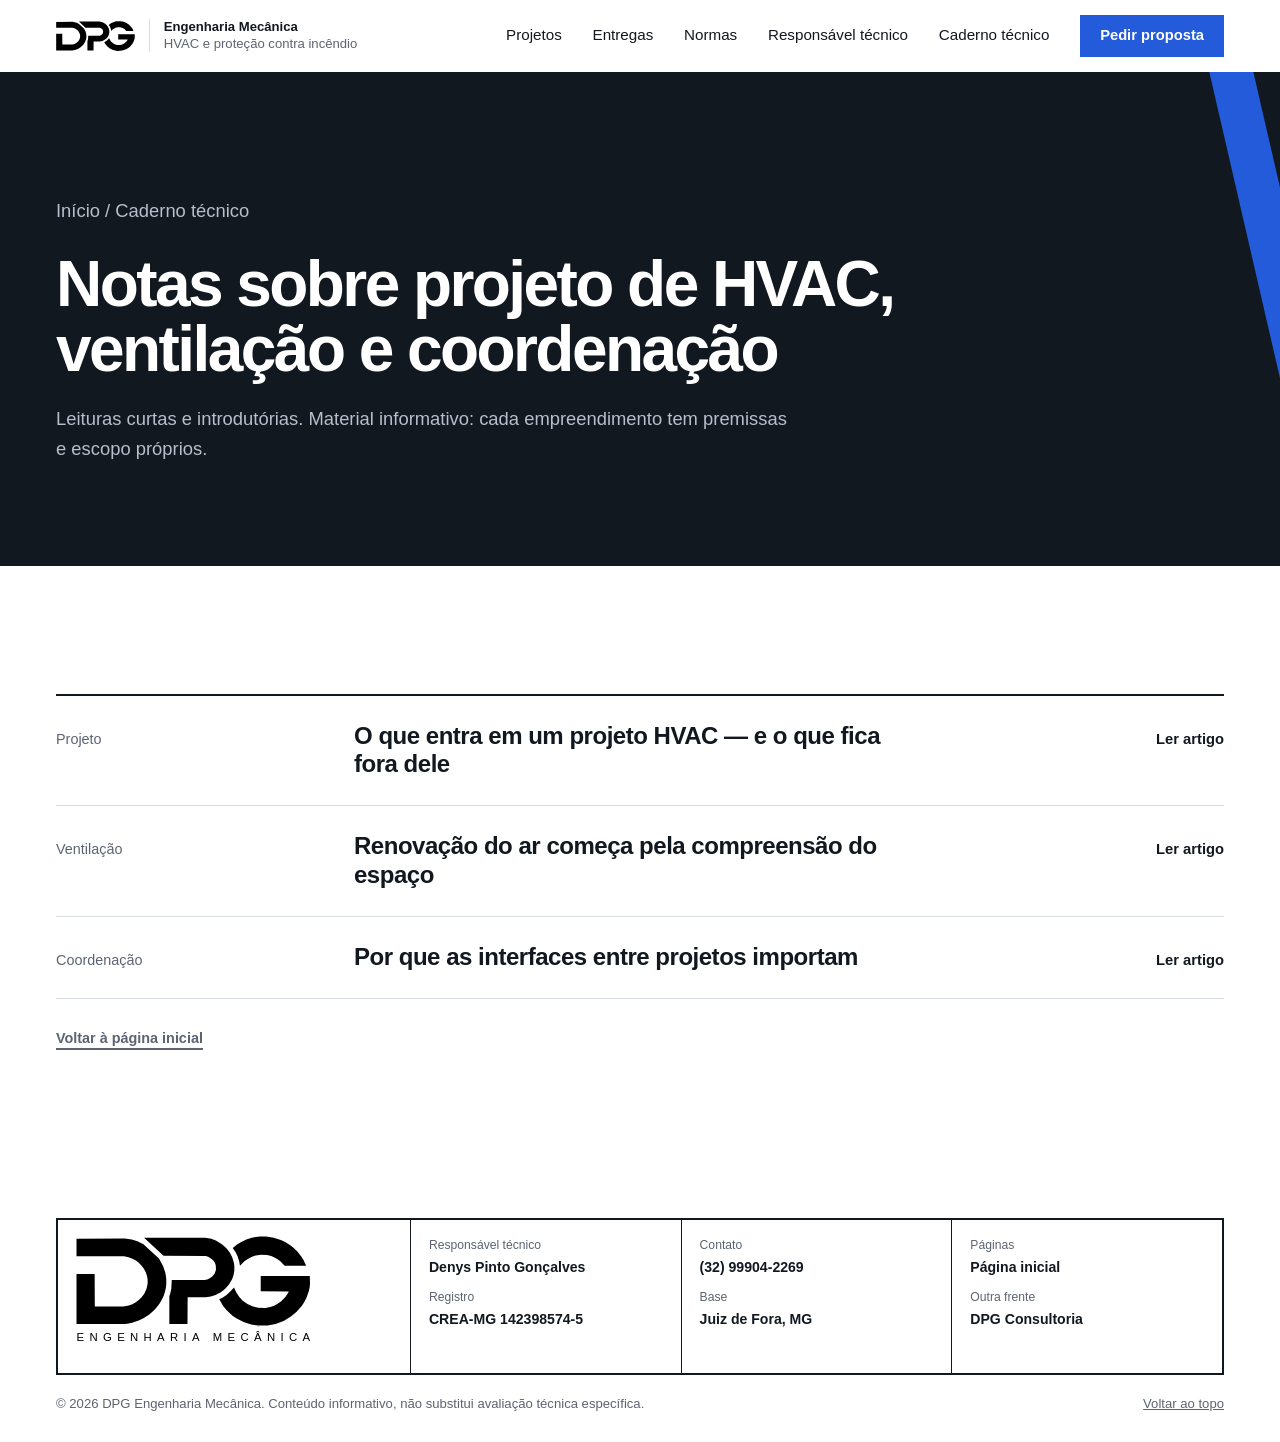
<file: blog/index.html>
<!doctype html>
<html lang="pt-BR" class="sem-js">
<head>
  <meta charset="utf-8">
  <meta name="viewport" content="width=device-width, initial-scale=1">
  <title>Caderno técnico | DPG Engenharia Mecânica</title>
  <meta name="description" content="Leituras curtas e introdutórias. Material informativo: cada empreendimento tem premissas e escopo próprios.">
  <meta name="theme-color" content="#111820">
  <link rel="canonical" href="https://engenhariadpg.github.io/site-hvac/blog/">
  <meta property="og:type" content="article">
  <meta property="og:title" content="Caderno técnico">
  <meta property="og:description" content="Leituras curtas e introdutórias. Material informativo: cada empreendimento tem premissas e escopo próprios.">
  <meta property="og:image" content="https://engenhariadpg.github.io/site-hvac/assets/capa-social.png">
  <link rel="icon" href="../favicon.svg" type="image/svg+xml">
  <link rel="stylesheet" href="../styles.css">
  <script>document.documentElement.className = "js";</script>
</head>
<body data-site="hvac">
  <a class="pular" href="#conteudo">Pular para o conteúdo</a>

  <!-- Cabeçalho (igual ao da página inicial, com caminhos relativos) -->
  <header class="cabecalho">
    <div class="caixa">
      <a class="marca" href="../index.html" aria-label="DPG Engenharia Mecânica — início">
        <img src="../assets/dpg-monograma.svg" alt="DPG" width="79" height="30">
        <span><strong>Engenharia Mecânica</strong>HVAC e proteção contra incêndio</span>
      </a>
      <button class="abre-menu" type="button" aria-label="Abrir menu" aria-expanded="false" aria-controls="menu"><span></span><span></span></button>
      <nav class="menu" id="menu" aria-label="Navegação principal">
        <a href="../index.html#servicos">Projetos</a>
        <a href="../index.html#pranchas">Entregas</a>
        <a href="../index.html#normas">Normas</a>
        <a href="../index.html#sobre">Responsável técnico</a>
        <a href="../blog/index.html">Caderno técnico</a>
        <a class="botao" href="../index.html#contato">Pedir proposta</a>
      </nav>
    </div>
  </header>

  <main id="conteudo">
    <section class="capa-interna">
      <div class="diagonal" aria-hidden="true"></div>
      <div class="caixa">
        <p class="trilha"><a href="../index.html">Início</a> / Caderno técnico</p>
        <h1>Notas sobre projeto de HVAC, ventilação e coordenação</h1>
        <p>Leituras curtas e introdutórias. Material informativo: cada empreendimento tem premissas e escopo próprios.</p>
      </div>
    </section>
    <section class="secao">
      <div class="caixa">
        <div class="artigos">
          <a href="projeto-hvac.html"><span>Projeto</span><strong>O que entra em um projeto HVAC — e o que fica fora dele</strong><em>Ler artigo</em></a>
          <a href="ventilacao-renovacao-ar.html"><span>Ventilação</span><strong>Renovação do ar começa pela compreensão do espaço</strong><em>Ler artigo</em></a>
          <a href="coordenacao-interdisciplinar.html"><span>Coordenação</span><strong>Por que as interfaces entre projetos importam</strong><em>Ler artigo</em></a>
        </div>
        <p class="nota"><a class="elo" href="../index.html">Voltar à página inicial</a></p>
      </div>
    </section>
  </main>

  <!-- Rodapé em forma de carimbo -->
  <footer class="rodape">
    <div class="caixa">
      <div class="carimbo">
        <div><img src="../assets/dpg-assinatura.svg" alt="DPG Engenharia Mecânica" width="240" height="120"></div>
        <div><dl><dt>Responsável técnico</dt><dd>Denys Pinto Gonçalves</dd><dt>Registro</dt><dd>CREA-MG 142398574-5</dd></dl></div>
        <div><dl><dt>Contato</dt><dd><a href="https://wa.me/5532999042269" target="_blank" rel="noopener">(32) 99904-2269</a></dd><dt>Base</dt><dd>Juiz de Fora, MG</dd></dl></div>
        <div><dl><dt>Páginas</dt><dd><a href="../index.html">Página inicial</a></dd><dt>Outra frente</dt><dd><a href="https://engenhariadpg.github.io/site-consultoria/">DPG Consultoria</a></dd></dl></div>
      </div>
      <div class="creditos">
        <p>© <span id="ano">2026</span> DPG Engenharia Mecânica. Conteúdo informativo, não substitui avaliação técnica específica.</p>
        <a href="#conteudo">Voltar ao topo</a>
      </div>
    </div>
  </footer>

  <script src="../script.js"></script>
</body>
</html>
</file>
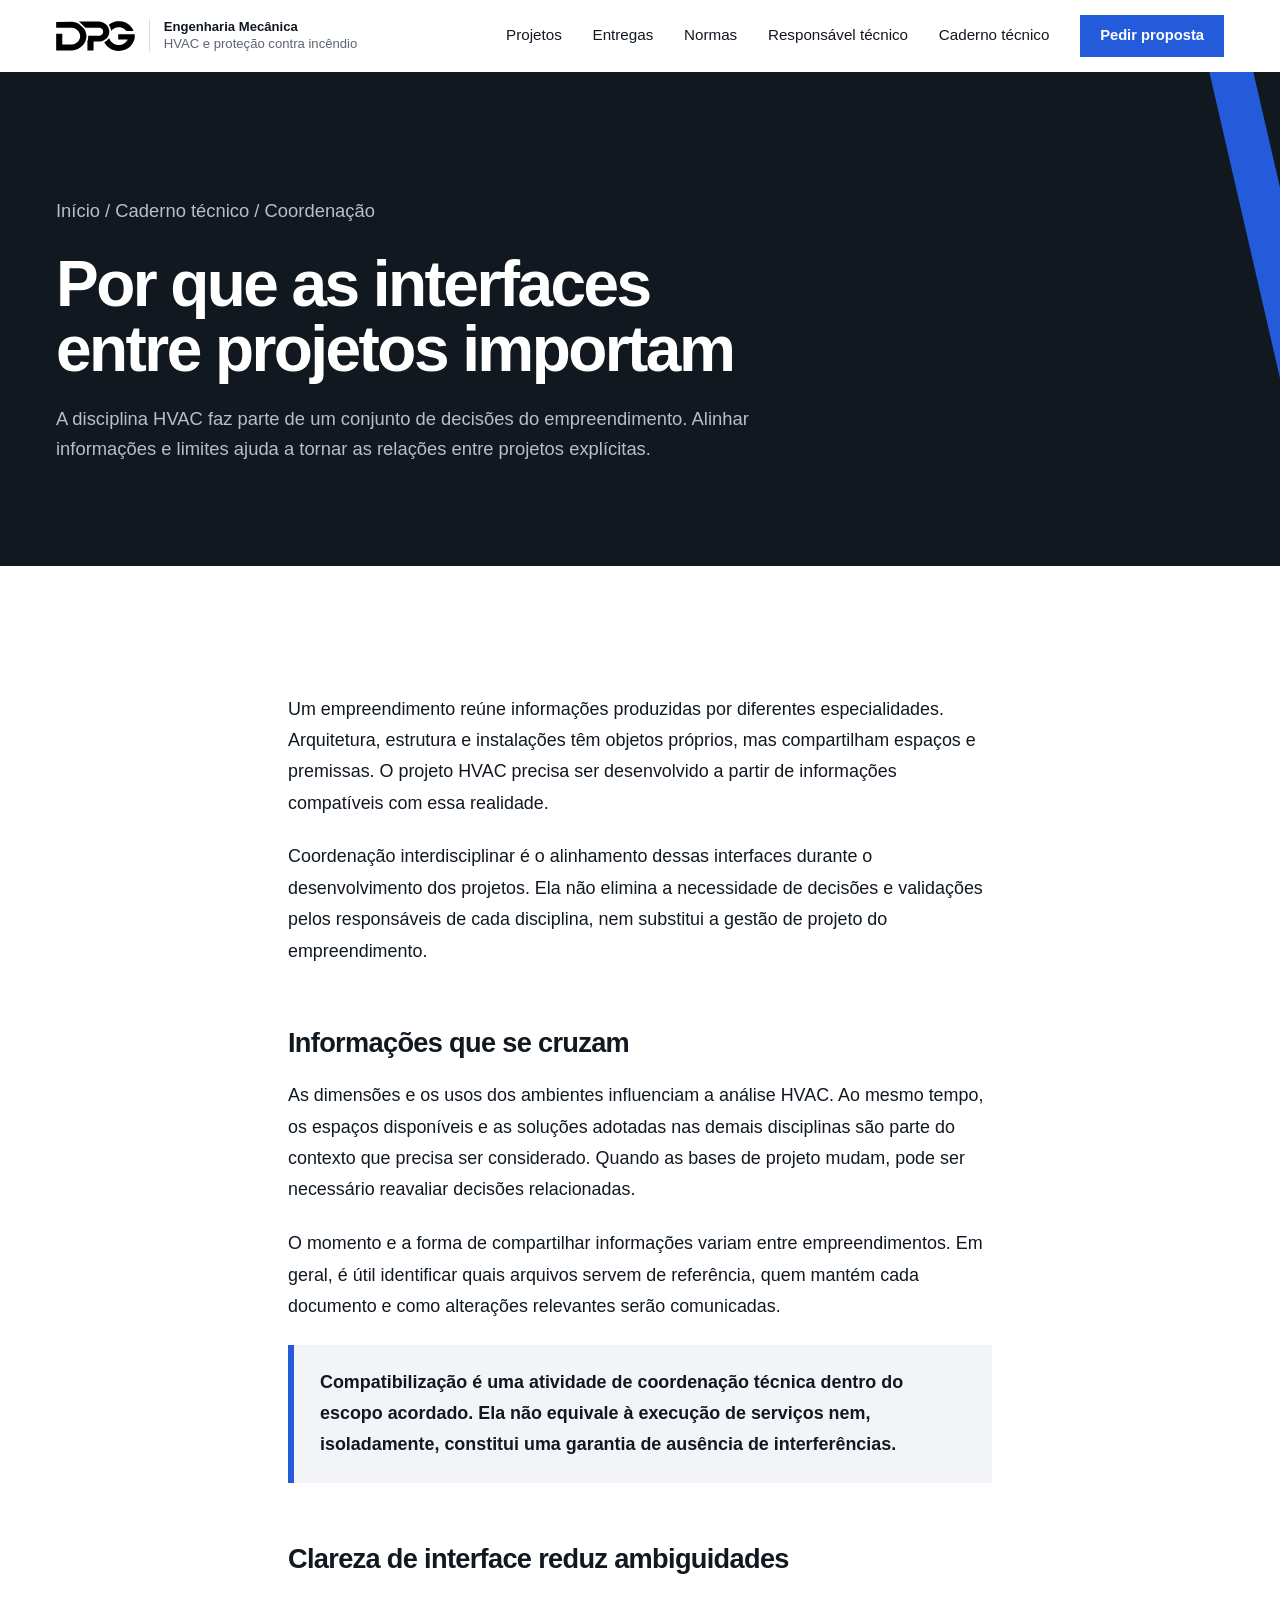
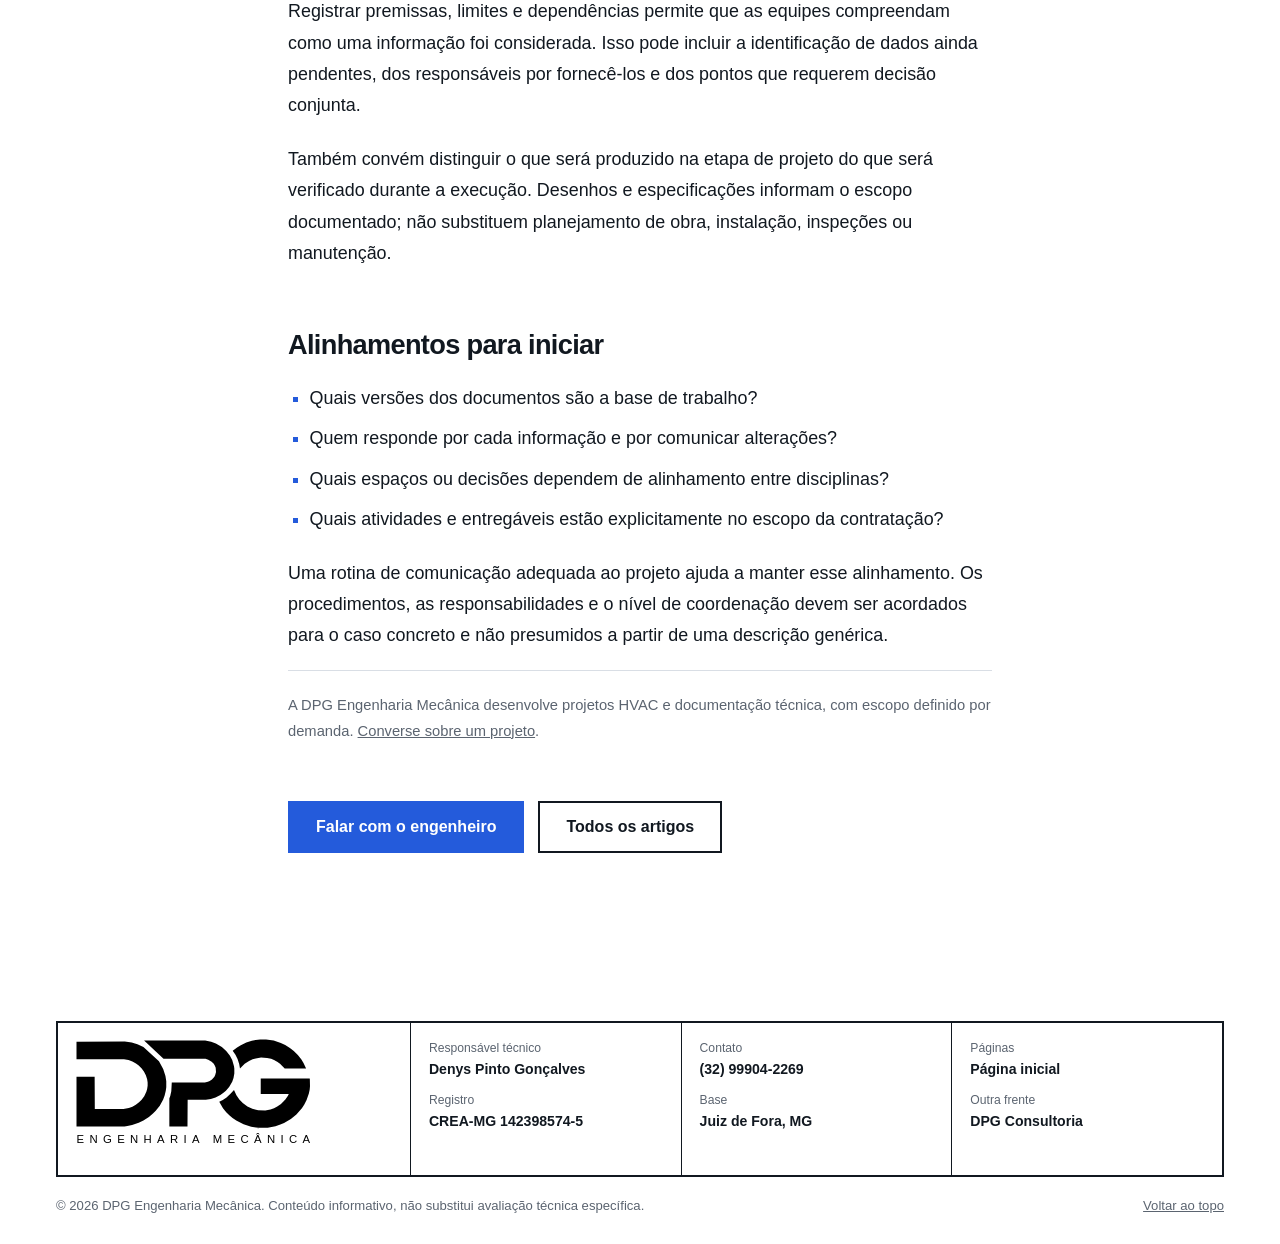
<file: blog/coordenacao-interdisciplinar.html>
<!doctype html>
<html lang="pt-BR" class="sem-js">
<head>
  <meta charset="utf-8">
  <meta name="viewport" content="width=device-width, initial-scale=1">
  <title>Por que as interfaces entre projetos importam | DPG Engenharia Mecânica</title>
  <meta name="description" content="O papel do alinhamento entre arquitetura, estrutura e a disciplina HVAC.">
  <meta name="theme-color" content="#111820">
  <link rel="canonical" href="https://engenhariadpg.github.io/site-hvac/blog/coordenacao-interdisciplinar.html">
  <meta property="og:type" content="article">
  <meta property="og:title" content="Por que as interfaces entre projetos importam">
  <meta property="og:description" content="O papel do alinhamento entre arquitetura, estrutura e a disciplina HVAC.">
  <meta property="og:image" content="https://engenhariadpg.github.io/site-hvac/assets/capa-social.png">
  <link rel="icon" href="../favicon.svg" type="image/svg+xml">
  <link rel="stylesheet" href="../styles.css">
  <script>document.documentElement.className = "js";</script>
</head>
<body data-site="hvac">
  <a class="pular" href="#conteudo">Pular para o conteúdo</a>

  <!-- Cabeçalho (igual ao da página inicial, com caminhos relativos) -->
  <header class="cabecalho">
    <div class="caixa">
      <a class="marca" href="../index.html" aria-label="DPG Engenharia Mecânica — início">
        <img src="../assets/dpg-monograma.svg" alt="DPG" width="79" height="30">
        <span><strong>Engenharia Mecânica</strong>HVAC e proteção contra incêndio</span>
      </a>
      <button class="abre-menu" type="button" aria-label="Abrir menu" aria-expanded="false" aria-controls="menu"><span></span><span></span></button>
      <nav class="menu" id="menu" aria-label="Navegação principal">
        <a href="../index.html#servicos">Projetos</a>
        <a href="../index.html#pranchas">Entregas</a>
        <a href="../index.html#normas">Normas</a>
        <a href="../index.html#sobre">Responsável técnico</a>
        <a href="../blog/index.html">Caderno técnico</a>
        <a class="botao" href="../index.html#contato">Pedir proposta</a>
      </nav>
    </div>
  </header>

  <main id="conteudo">
    <section class="capa-interna">
      <div class="diagonal" aria-hidden="true"></div>
      <div class="caixa">
        <p class="trilha"><a href="../index.html">Início</a> / <a href="../blog/index.html">Caderno técnico</a> / Coordenação</p>
        <h1>Por que as interfaces entre projetos importam</h1>
        <p>A disciplina HVAC faz parte de um conjunto de decisões do empreendimento. Alinhar informações e limites ajuda a tornar as relações entre projetos explícitas.</p>
      </div>
    </section>
    <section class="secao">
      <div class="caixa">
        <article class="texto">
        <p>Um empreendimento reúne informações produzidas por diferentes especialidades. Arquitetura, estrutura e instalações têm objetos próprios, mas compartilham espaços e premissas. O projeto HVAC precisa ser desenvolvido a partir de informações compatíveis com essa realidade.</p>
        <p>Coordenação interdisciplinar é o alinhamento dessas interfaces durante o desenvolvimento dos projetos. Ela não elimina a necessidade de decisões e validações pelos responsáveis de cada disciplina, nem substitui a gestão de projeto do empreendimento.</p>
        <h2>Informações que se cruzam</h2>
        <p>As dimensões e os usos dos ambientes influenciam a análise HVAC. Ao mesmo tempo, os espaços disponíveis e as soluções adotadas nas demais disciplinas são parte do contexto que precisa ser considerado. Quando as bases de projeto mudam, pode ser necessário reavaliar decisões relacionadas.</p>
        <p>O momento e a forma de compartilhar informações variam entre empreendimentos. Em geral, é útil identificar quais arquivos servem de referência, quem mantém cada documento e como alterações relevantes serão comunicadas.</p>
        <p class="destaque">Compatibilização é uma atividade de coordenação técnica dentro do escopo acordado. Ela não equivale à execução de serviços nem, isoladamente, constitui uma garantia de ausência de interferências.</p>
        <h2>Clareza de interface reduz ambiguidades</h2>
        <p>Registrar premissas, limites e dependências permite que as equipes compreendam como uma informação foi considerada. Isso pode incluir a identificação de dados ainda pendentes, dos responsáveis por fornecê-los e dos pontos que requerem decisão conjunta.</p>
        <p>Também convém distinguir o que será produzido na etapa de projeto do que será verificado durante a execução. Desenhos e especificações informam o escopo documentado; não substituem planejamento de obra, instalação, inspeções ou manutenção.</p>
        <h2>Alinhamentos para iniciar</h2>
        <ul>
        <li>Quais versões dos documentos são a base de trabalho?</li>
        <li>Quem responde por cada informação e por comunicar alterações?</li>
        <li>Quais espaços ou decisões dependem de alinhamento entre disciplinas?</li>
        <li>Quais atividades e entregáveis estão explicitamente no escopo da contratação?</li>
        </ul>
        <p>Uma rotina de comunicação adequada ao projeto ajuda a manter esse alinhamento. Os procedimentos, as responsabilidades e o nível de coordenação devem ser acordados para o caso concreto e não presumidos a partir de uma descrição genérica.</p>
        <p class="ressalva">A DPG Engenharia Mecânica desenvolve projetos HVAC e documentação técnica, com escopo definido por demanda. <a href="../index.html#contato">Converse sobre um projeto</a>.</p>
        </article>
        <div class="texto-fim">
          <a class="botao" href="../index.html#contato">Falar com o engenheiro</a>
          <a class="botao botao--fio" href="../blog/index.html">Todos os artigos</a>
        </div>
      </div>
    </section>
  </main>

  <!-- Rodapé em forma de carimbo -->
  <footer class="rodape">
    <div class="caixa">
      <div class="carimbo">
        <div><img src="../assets/dpg-assinatura.svg" alt="DPG Engenharia Mecânica" width="240" height="120"></div>
        <div><dl><dt>Responsável técnico</dt><dd>Denys Pinto Gonçalves</dd><dt>Registro</dt><dd>CREA-MG 142398574-5</dd></dl></div>
        <div><dl><dt>Contato</dt><dd><a href="https://wa.me/5532999042269" target="_blank" rel="noopener">(32) 99904-2269</a></dd><dt>Base</dt><dd>Juiz de Fora, MG</dd></dl></div>
        <div><dl><dt>Páginas</dt><dd><a href="../index.html">Página inicial</a></dd><dt>Outra frente</dt><dd><a href="https://engenhariadpg.github.io/site-consultoria/">DPG Consultoria</a></dd></dl></div>
      </div>
      <div class="creditos">
        <p>© <span id="ano">2026</span> DPG Engenharia Mecânica. Conteúdo informativo, não substitui avaliação técnica específica.</p>
        <a href="#conteudo">Voltar ao topo</a>
      </div>
    </div>
  </footer>

  <script src="../script.js"></script>
</body>
</html>
</file>
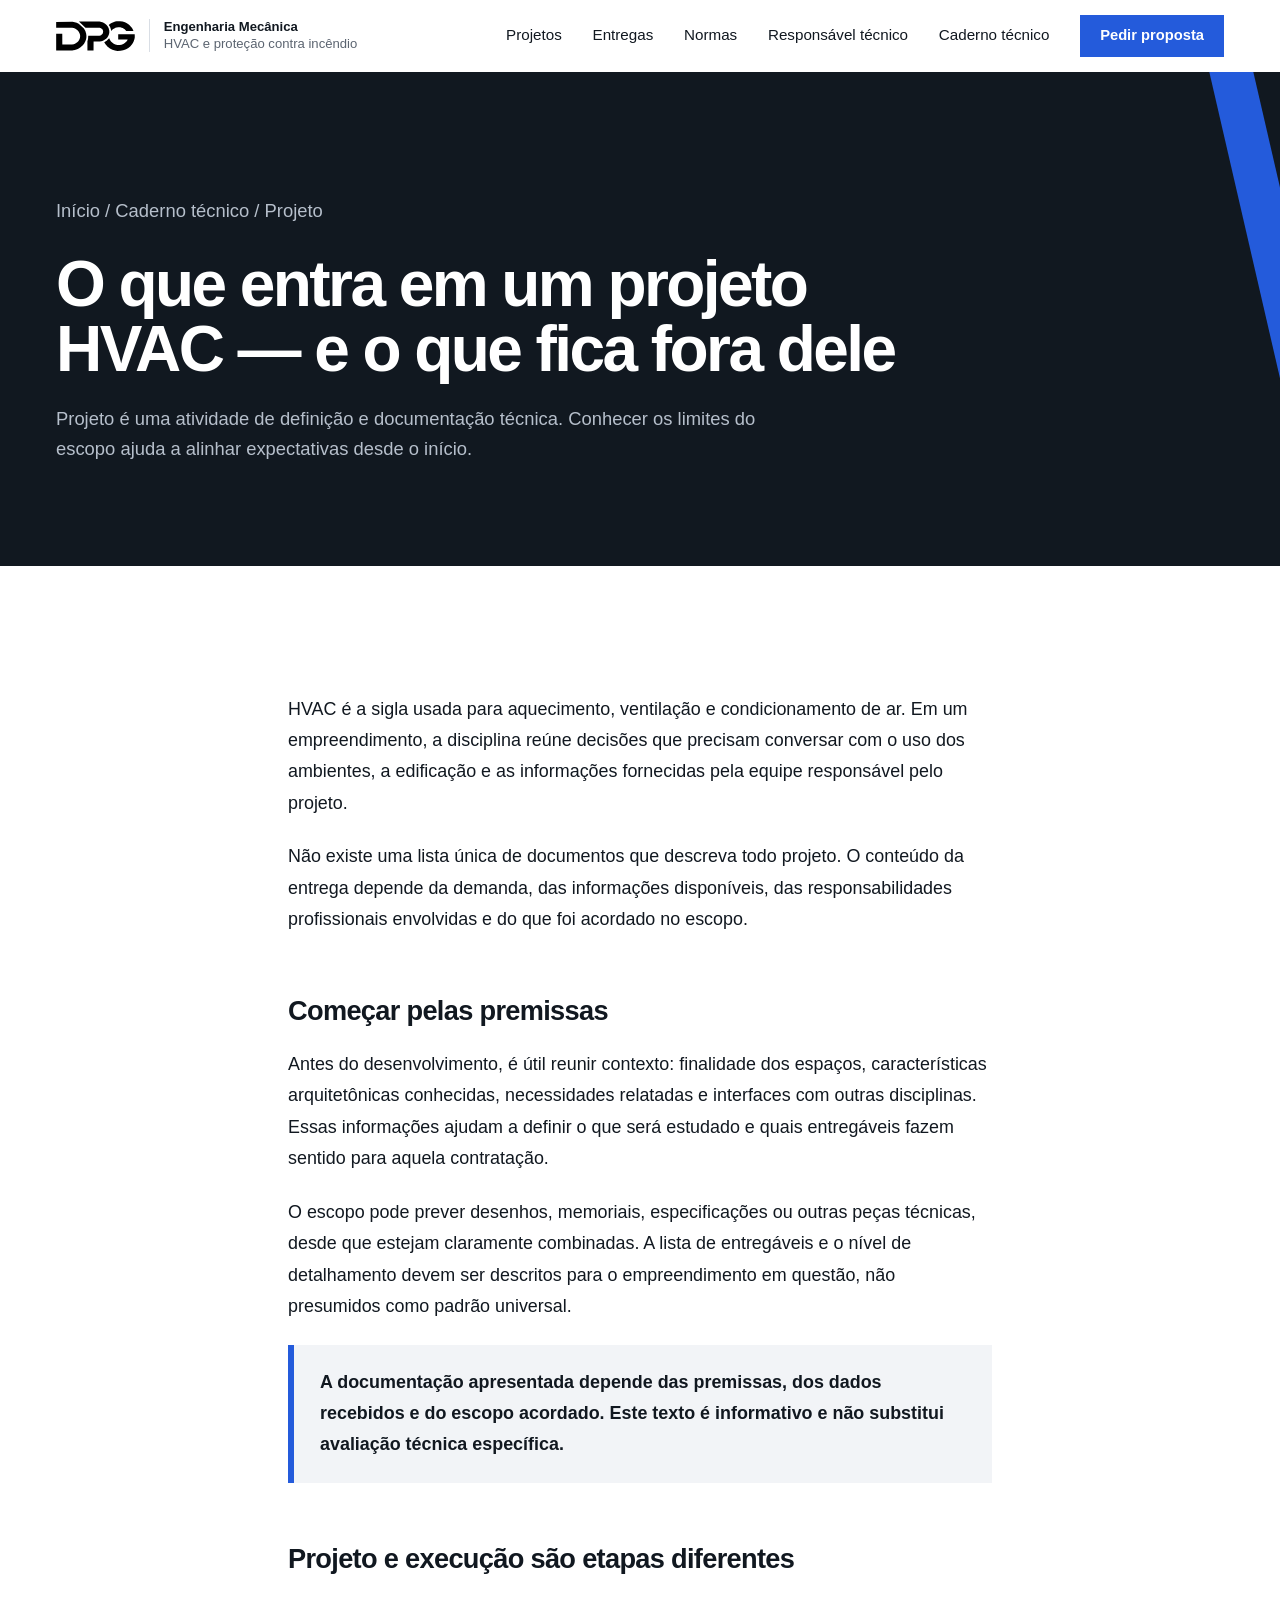
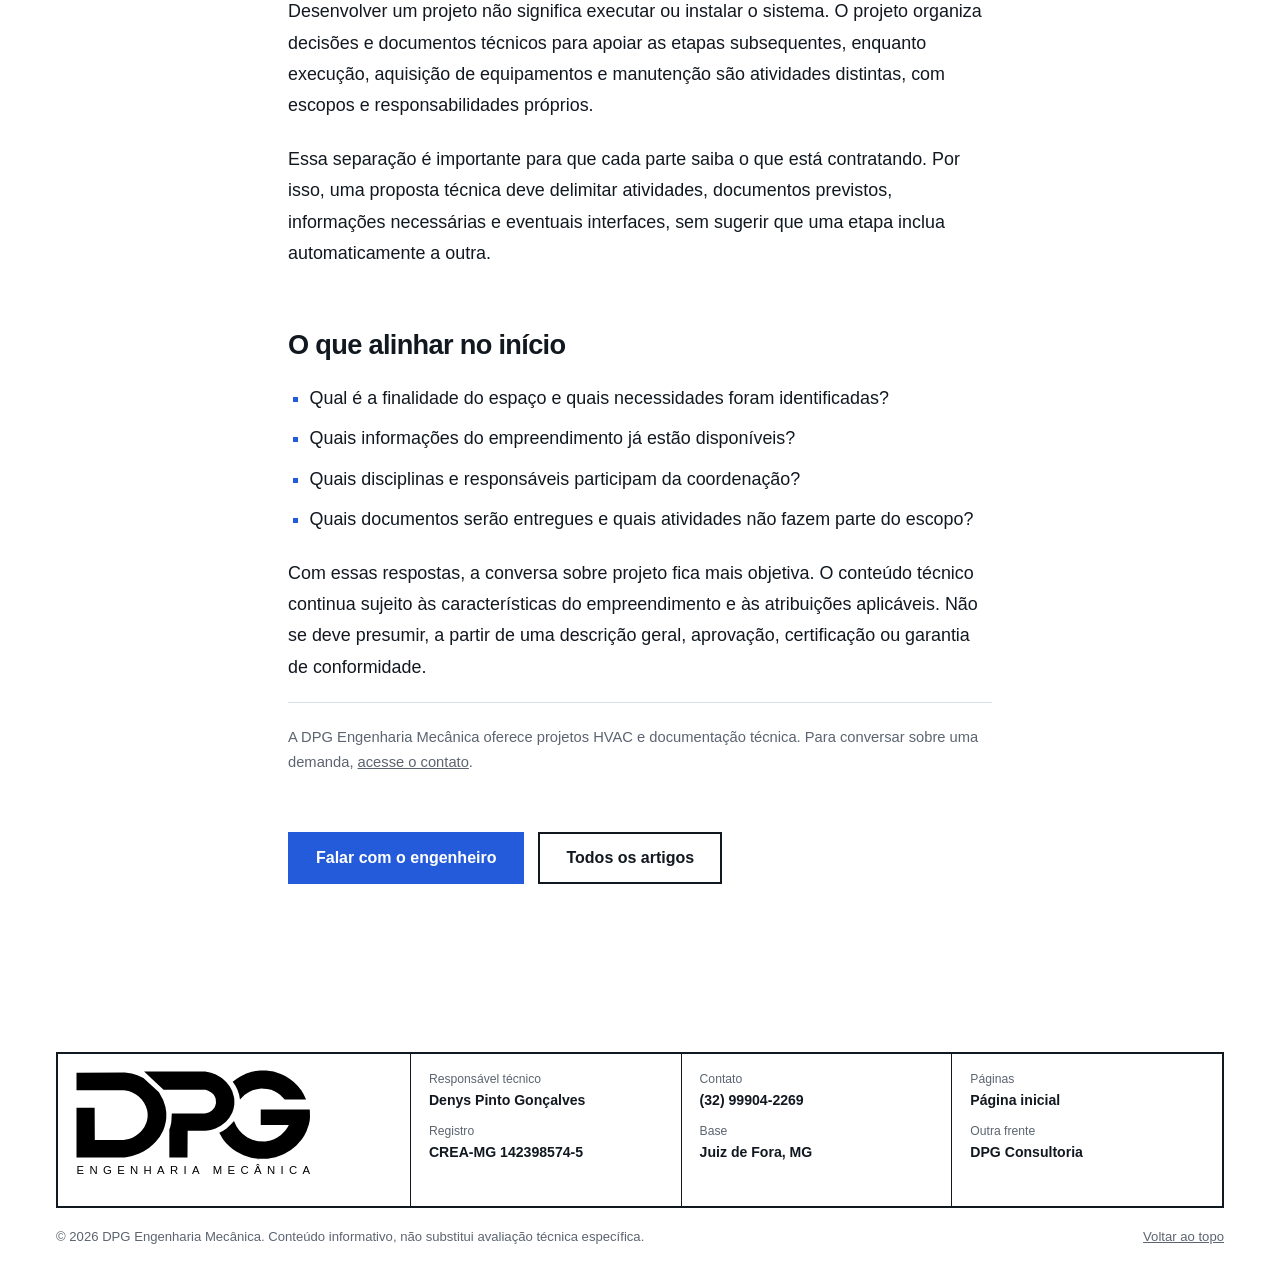
<file: blog/projeto-hvac.html>
<!doctype html>
<html lang="pt-BR" class="sem-js">
<head>
  <meta charset="utf-8">
  <meta name="viewport" content="width=device-width, initial-scale=1">
  <title>O que entra em um projeto HVAC — e o que fica fora dele | DPG Engenharia Mecânica</title>
  <meta name="description" content="Uma visão geral sobre premissas, documentação e a fronteira entre projeto e execução.">
  <meta name="theme-color" content="#111820">
  <link rel="canonical" href="https://engenhariadpg.github.io/site-hvac/blog/projeto-hvac.html">
  <meta property="og:type" content="article">
  <meta property="og:title" content="O que entra em um projeto HVAC — e o que fica fora dele">
  <meta property="og:description" content="Uma visão geral sobre premissas, documentação e a fronteira entre projeto e execução.">
  <meta property="og:image" content="https://engenhariadpg.github.io/site-hvac/assets/capa-social.png">
  <link rel="icon" href="../favicon.svg" type="image/svg+xml">
  <link rel="stylesheet" href="../styles.css">
  <script>document.documentElement.className = "js";</script>
</head>
<body data-site="hvac">
  <a class="pular" href="#conteudo">Pular para o conteúdo</a>

  <!-- Cabeçalho (igual ao da página inicial, com caminhos relativos) -->
  <header class="cabecalho">
    <div class="caixa">
      <a class="marca" href="../index.html" aria-label="DPG Engenharia Mecânica — início">
        <img src="../assets/dpg-monograma.svg" alt="DPG" width="79" height="30">
        <span><strong>Engenharia Mecânica</strong>HVAC e proteção contra incêndio</span>
      </a>
      <button class="abre-menu" type="button" aria-label="Abrir menu" aria-expanded="false" aria-controls="menu"><span></span><span></span></button>
      <nav class="menu" id="menu" aria-label="Navegação principal">
        <a href="../index.html#servicos">Projetos</a>
        <a href="../index.html#pranchas">Entregas</a>
        <a href="../index.html#normas">Normas</a>
        <a href="../index.html#sobre">Responsável técnico</a>
        <a href="../blog/index.html">Caderno técnico</a>
        <a class="botao" href="../index.html#contato">Pedir proposta</a>
      </nav>
    </div>
  </header>

  <main id="conteudo">
    <section class="capa-interna">
      <div class="diagonal" aria-hidden="true"></div>
      <div class="caixa">
        <p class="trilha"><a href="../index.html">Início</a> / <a href="../blog/index.html">Caderno técnico</a> / Projeto</p>
        <h1>O que entra em um projeto HVAC — e o que fica fora dele</h1>
        <p>Projeto é uma atividade de definição e documentação técnica. Conhecer os limites do escopo ajuda a alinhar expectativas desde o início.</p>
      </div>
    </section>
    <section class="secao">
      <div class="caixa">
        <article class="texto">
        <p>HVAC é a sigla usada para aquecimento, ventilação e condicionamento de ar. Em um empreendimento, a disciplina reúne decisões que precisam conversar com o uso dos ambientes, a edificação e as informações fornecidas pela equipe responsável pelo projeto.</p>
        <p>Não existe uma lista única de documentos que descreva todo projeto. O conteúdo da entrega depende da demanda, das informações disponíveis, das responsabilidades profissionais envolvidas e do que foi acordado no escopo.</p>
        <h2>Começar pelas premissas</h2>
        <p>Antes do desenvolvimento, é útil reunir contexto: finalidade dos espaços, características arquitetônicas conhecidas, necessidades relatadas e interfaces com outras disciplinas. Essas informações ajudam a definir o que será estudado e quais entregáveis fazem sentido para aquela contratação.</p>
        <p>O escopo pode prever desenhos, memoriais, especificações ou outras peças técnicas, desde que estejam claramente combinadas. A lista de entregáveis e o nível de detalhamento devem ser descritos para o empreendimento em questão, não presumidos como padrão universal.</p>
        <p class="destaque">A documentação apresentada depende das premissas, dos dados recebidos e do escopo acordado. Este texto é informativo e não substitui avaliação técnica específica.</p>
        <h2>Projeto e execução são etapas diferentes</h2>
        <p>Desenvolver um projeto não significa executar ou instalar o sistema. O projeto organiza decisões e documentos técnicos para apoiar as etapas subsequentes, enquanto execução, aquisição de equipamentos e manutenção são atividades distintas, com escopos e responsabilidades próprios.</p>
        <p>Essa separação é importante para que cada parte saiba o que está contratando. Por isso, uma proposta técnica deve delimitar atividades, documentos previstos, informações necessárias e eventuais interfaces, sem sugerir que uma etapa inclua automaticamente a outra.</p>
        <h2>O que alinhar no início</h2>
        <ul>
        <li>Qual é a finalidade do espaço e quais necessidades foram identificadas?</li>
        <li>Quais informações do empreendimento já estão disponíveis?</li>
        <li>Quais disciplinas e responsáveis participam da coordenação?</li>
        <li>Quais documentos serão entregues e quais atividades não fazem parte do escopo?</li>
        </ul>
        <p>Com essas respostas, a conversa sobre projeto fica mais objetiva. O conteúdo técnico continua sujeito às características do empreendimento e às atribuições aplicáveis. Não se deve presumir, a partir de uma descrição geral, aprovação, certificação ou garantia de conformidade.</p>
        <p class="ressalva">A DPG Engenharia Mecânica oferece projetos HVAC e documentação técnica. Para conversar sobre uma demanda, <a href="../index.html#contato">acesse o contato</a>.</p>
        </article>
        <div class="texto-fim">
          <a class="botao" href="../index.html#contato">Falar com o engenheiro</a>
          <a class="botao botao--fio" href="../blog/index.html">Todos os artigos</a>
        </div>
      </div>
    </section>
  </main>

  <!-- Rodapé em forma de carimbo -->
  <footer class="rodape">
    <div class="caixa">
      <div class="carimbo">
        <div><img src="../assets/dpg-assinatura.svg" alt="DPG Engenharia Mecânica" width="240" height="120"></div>
        <div><dl><dt>Responsável técnico</dt><dd>Denys Pinto Gonçalves</dd><dt>Registro</dt><dd>CREA-MG 142398574-5</dd></dl></div>
        <div><dl><dt>Contato</dt><dd><a href="https://wa.me/5532999042269" target="_blank" rel="noopener">(32) 99904-2269</a></dd><dt>Base</dt><dd>Juiz de Fora, MG</dd></dl></div>
        <div><dl><dt>Páginas</dt><dd><a href="../index.html">Página inicial</a></dd><dt>Outra frente</dt><dd><a href="https://engenhariadpg.github.io/site-consultoria/">DPG Consultoria</a></dd></dl></div>
      </div>
      <div class="creditos">
        <p>© <span id="ano">2026</span> DPG Engenharia Mecânica. Conteúdo informativo, não substitui avaliação técnica específica.</p>
        <a href="#conteudo">Voltar ao topo</a>
      </div>
    </div>
  </footer>

  <script src="../script.js"></script>
</body>
</html>
</file>
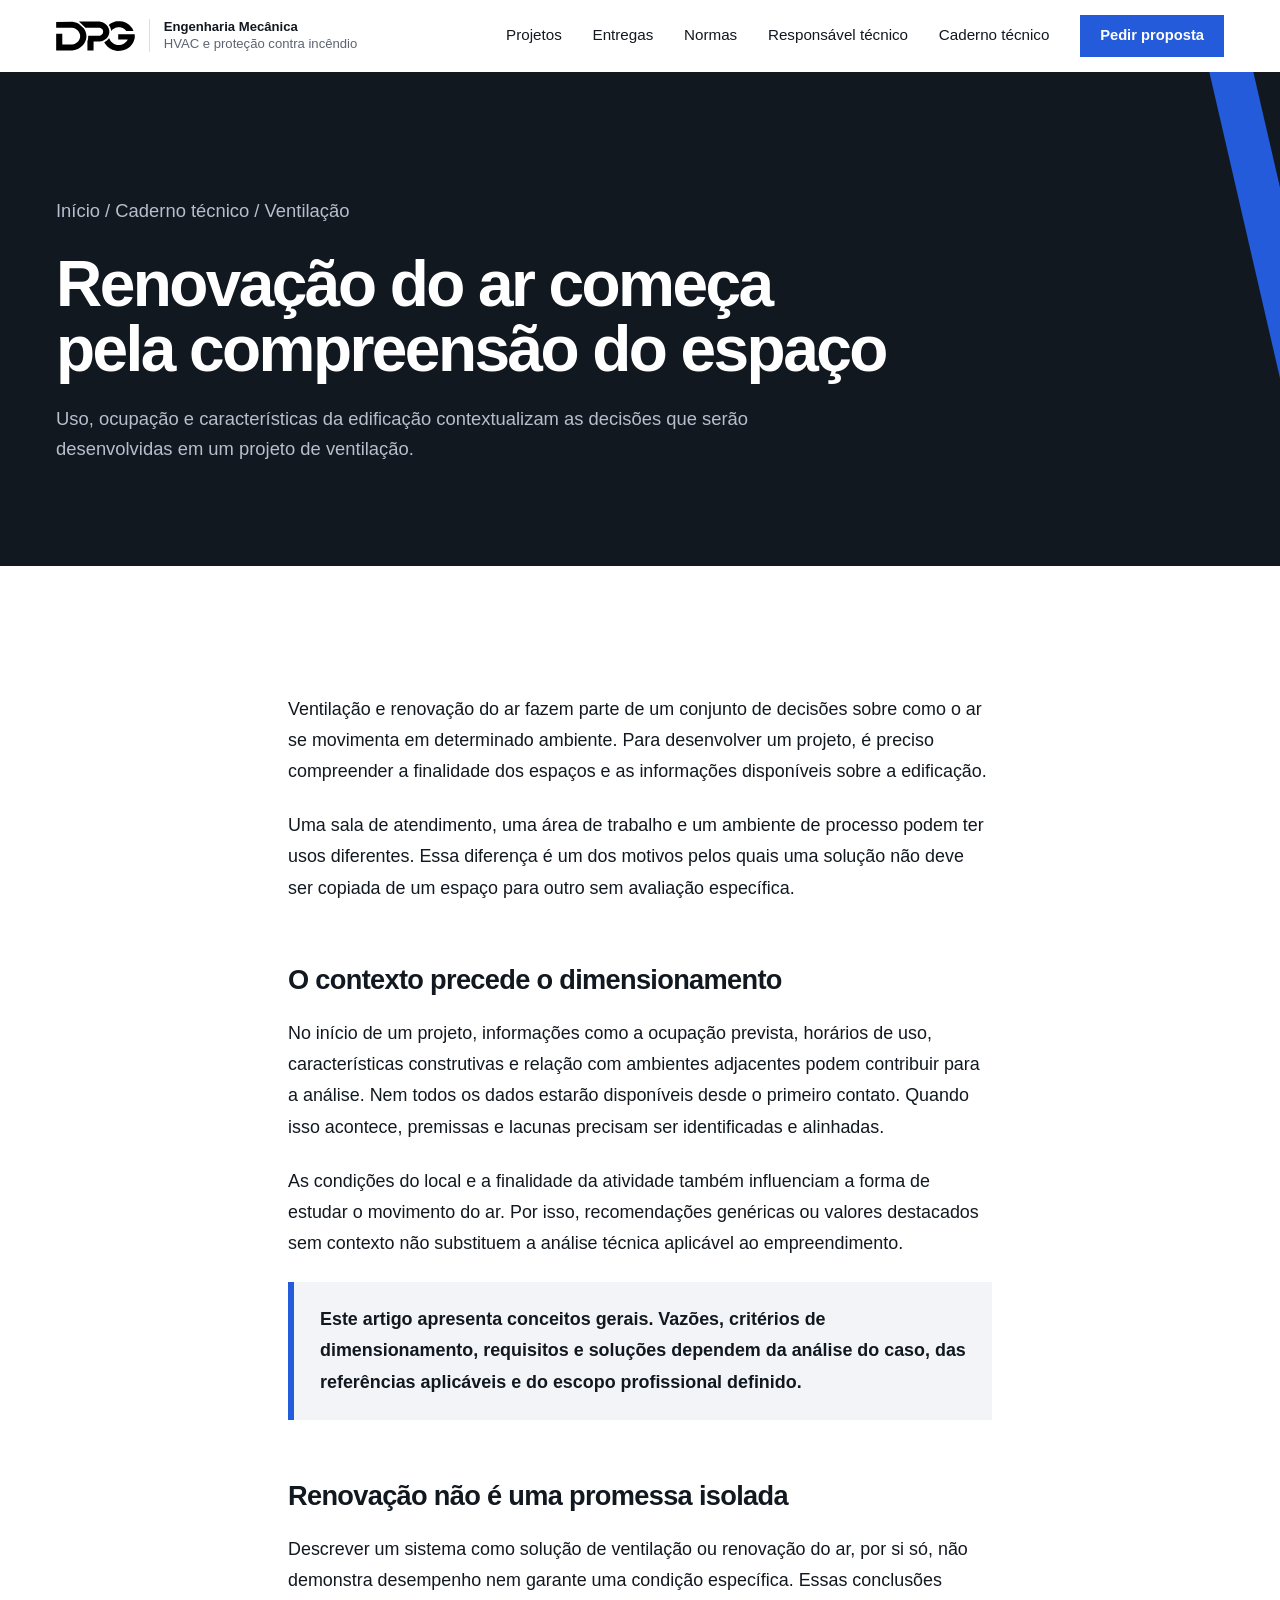
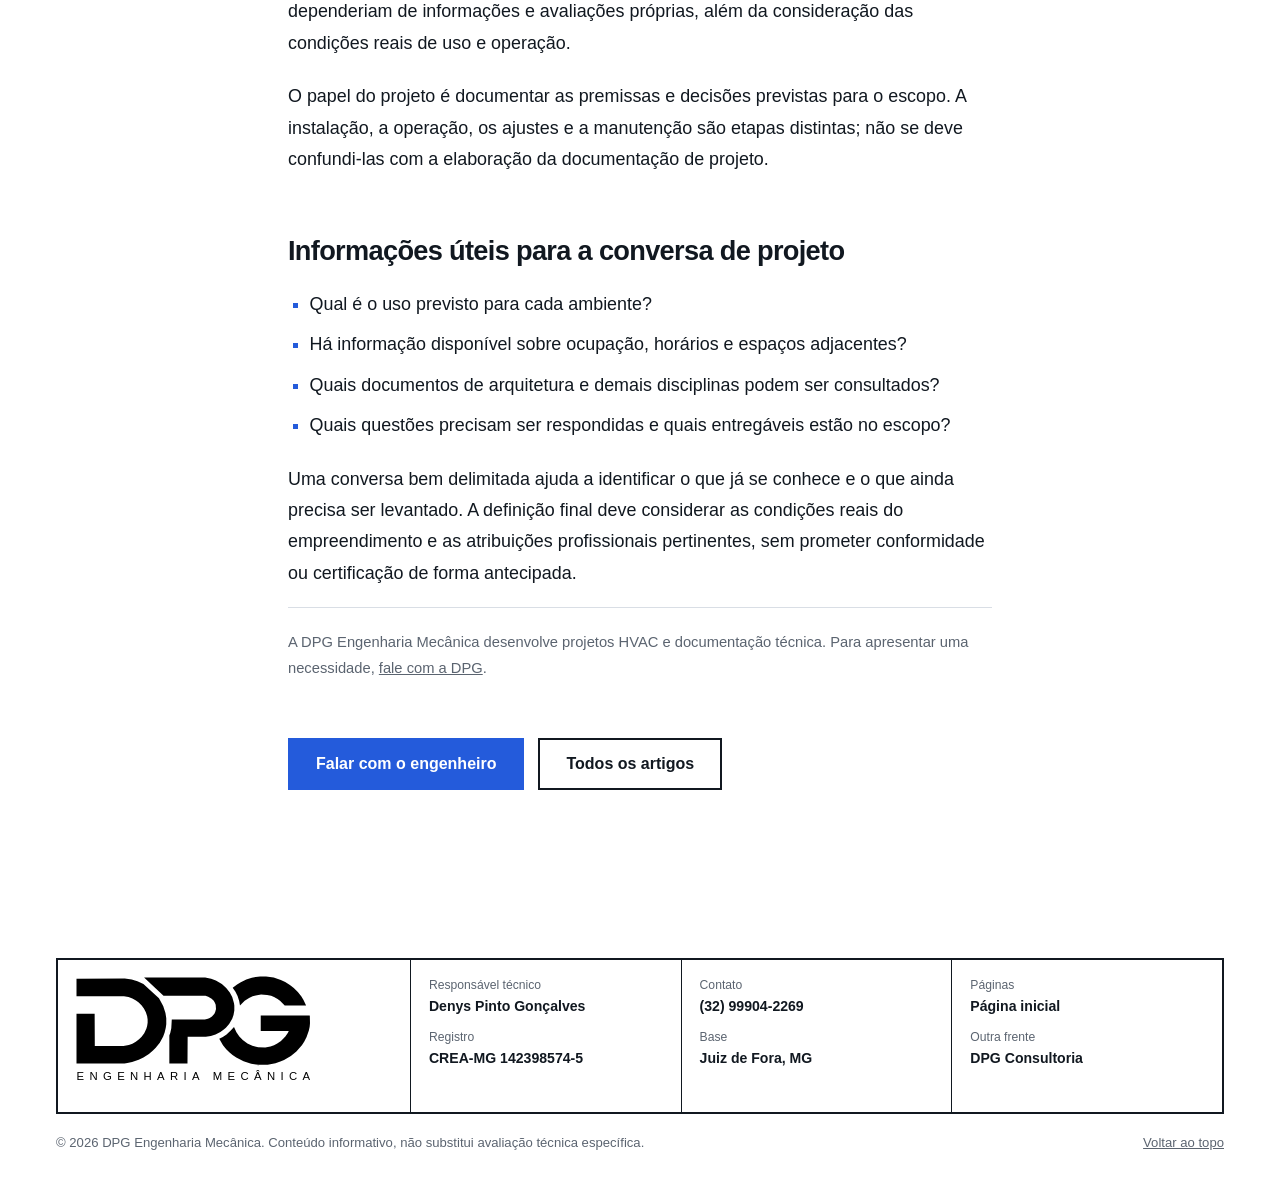
<file: blog/ventilacao-renovacao-ar.html>
<!doctype html>
<html lang="pt-BR" class="sem-js">
<head>
  <meta charset="utf-8">
  <meta name="viewport" content="width=device-width, initial-scale=1">
  <title>Renovação do ar começa pela compreensão do espaço | DPG Engenharia Mecânica</title>
  <meta name="description" content="Como uso, ocupação e características físicas contextualizam o desenvolvimento do projeto.">
  <meta name="theme-color" content="#111820">
  <link rel="canonical" href="https://engenhariadpg.github.io/site-hvac/blog/ventilacao-renovacao-ar.html">
  <meta property="og:type" content="article">
  <meta property="og:title" content="Renovação do ar começa pela compreensão do espaço">
  <meta property="og:description" content="Como uso, ocupação e características físicas contextualizam o desenvolvimento do projeto.">
  <meta property="og:image" content="https://engenhariadpg.github.io/site-hvac/assets/capa-social.png">
  <link rel="icon" href="../favicon.svg" type="image/svg+xml">
  <link rel="stylesheet" href="../styles.css">
  <script>document.documentElement.className = "js";</script>
</head>
<body data-site="hvac">
  <a class="pular" href="#conteudo">Pular para o conteúdo</a>

  <!-- Cabeçalho (igual ao da página inicial, com caminhos relativos) -->
  <header class="cabecalho">
    <div class="caixa">
      <a class="marca" href="../index.html" aria-label="DPG Engenharia Mecânica — início">
        <img src="../assets/dpg-monograma.svg" alt="DPG" width="79" height="30">
        <span><strong>Engenharia Mecânica</strong>HVAC e proteção contra incêndio</span>
      </a>
      <button class="abre-menu" type="button" aria-label="Abrir menu" aria-expanded="false" aria-controls="menu"><span></span><span></span></button>
      <nav class="menu" id="menu" aria-label="Navegação principal">
        <a href="../index.html#servicos">Projetos</a>
        <a href="../index.html#pranchas">Entregas</a>
        <a href="../index.html#normas">Normas</a>
        <a href="../index.html#sobre">Responsável técnico</a>
        <a href="../blog/index.html">Caderno técnico</a>
        <a class="botao" href="../index.html#contato">Pedir proposta</a>
      </nav>
    </div>
  </header>

  <main id="conteudo">
    <section class="capa-interna">
      <div class="diagonal" aria-hidden="true"></div>
      <div class="caixa">
        <p class="trilha"><a href="../index.html">Início</a> / <a href="../blog/index.html">Caderno técnico</a> / Ventilação</p>
        <h1>Renovação do ar começa pela compreensão do espaço</h1>
        <p>Uso, ocupação e características da edificação contextualizam as decisões que serão desenvolvidas em um projeto de ventilação.</p>
      </div>
    </section>
    <section class="secao">
      <div class="caixa">
        <article class="texto">
        <p>Ventilação e renovação do ar fazem parte de um conjunto de decisões sobre como o ar se movimenta em determinado ambiente. Para desenvolver um projeto, é preciso compreender a finalidade dos espaços e as informações disponíveis sobre a edificação.</p>
        <p>Uma sala de atendimento, uma área de trabalho e um ambiente de processo podem ter usos diferentes. Essa diferença é um dos motivos pelos quais uma solução não deve ser copiada de um espaço para outro sem avaliação específica.</p>
        <h2>O contexto precede o dimensionamento</h2>
        <p>No início de um projeto, informações como a ocupação prevista, horários de uso, características construtivas e relação com ambientes adjacentes podem contribuir para a análise. Nem todos os dados estarão disponíveis desde o primeiro contato. Quando isso acontece, premissas e lacunas precisam ser identificadas e alinhadas.</p>
        <p>As condições do local e a finalidade da atividade também influenciam a forma de estudar o movimento do ar. Por isso, recomendações genéricas ou valores destacados sem contexto não substituem a análise técnica aplicável ao empreendimento.</p>
        <p class="destaque">Este artigo apresenta conceitos gerais. Vazões, critérios de dimensionamento, requisitos e soluções dependem da análise do caso, das referências aplicáveis e do escopo profissional definido.</p>
        <h2>Renovação não é uma promessa isolada</h2>
        <p>Descrever um sistema como solução de ventilação ou renovação do ar, por si só, não demonstra desempenho nem garante uma condição específica. Essas conclusões dependeriam de informações e avaliações próprias, além da consideração das condições reais de uso e operação.</p>
        <p>O papel do projeto é documentar as premissas e decisões previstas para o escopo. A instalação, a operação, os ajustes e a manutenção são etapas distintas; não se deve confundi-las com a elaboração da documentação de projeto.</p>
        <h2>Informações úteis para a conversa de projeto</h2>
        <ul>
        <li>Qual é o uso previsto para cada ambiente?</li>
        <li>Há informação disponível sobre ocupação, horários e espaços adjacentes?</li>
        <li>Quais documentos de arquitetura e demais disciplinas podem ser consultados?</li>
        <li>Quais questões precisam ser respondidas e quais entregáveis estão no escopo?</li>
        </ul>
        <p>Uma conversa bem delimitada ajuda a identificar o que já se conhece e o que ainda precisa ser levantado. A definição final deve considerar as condições reais do empreendimento e as atribuições profissionais pertinentes, sem prometer conformidade ou certificação de forma antecipada.</p>
        <p class="ressalva">A DPG Engenharia Mecânica desenvolve projetos HVAC e documentação técnica. Para apresentar uma necessidade, <a href="../index.html#contato">fale com a DPG</a>.</p>
        </article>
        <div class="texto-fim">
          <a class="botao" href="../index.html#contato">Falar com o engenheiro</a>
          <a class="botao botao--fio" href="../blog/index.html">Todos os artigos</a>
        </div>
      </div>
    </section>
  </main>

  <!-- Rodapé em forma de carimbo -->
  <footer class="rodape">
    <div class="caixa">
      <div class="carimbo">
        <div><img src="../assets/dpg-assinatura.svg" alt="DPG Engenharia Mecânica" width="240" height="120"></div>
        <div><dl><dt>Responsável técnico</dt><dd>Denys Pinto Gonçalves</dd><dt>Registro</dt><dd>CREA-MG 142398574-5</dd></dl></div>
        <div><dl><dt>Contato</dt><dd><a href="https://wa.me/5532999042269" target="_blank" rel="noopener">(32) 99904-2269</a></dd><dt>Base</dt><dd>Juiz de Fora, MG</dd></dl></div>
        <div><dl><dt>Páginas</dt><dd><a href="../index.html">Página inicial</a></dd><dt>Outra frente</dt><dd><a href="https://engenhariadpg.github.io/site-consultoria/">DPG Consultoria</a></dd></dl></div>
      </div>
      <div class="creditos">
        <p>© <span id="ano">2026</span> DPG Engenharia Mecânica. Conteúdo informativo, não substitui avaliação técnica específica.</p>
        <a href="#conteudo">Voltar ao topo</a>
      </div>
    </div>
  </footer>

  <script src="../script.js"></script>
</body>
</html>
</file>
<file: styles.css>
/* ==========================================================================
   DPG Engenharia Mecânica — folha de estilos compartilhada
   --------------------------------------------------------------------------
   Este arquivo é IDÊNTICO nos dois sites (site-consultoria e site-hvac).
   O que muda entre eles é o atributo data-site no <body>:
     data-site="consultoria"  -> capa clara, "papel de prancha"
     data-site="hvac"         -> capa escura, "model space" de CAD

   Índice
     1. Tokens da marca (cores, tipografia, medidas)
     2. Base e utilitários
     3. Cabeçalho e navegação
     4. Capa (hero) e desenho técnico animado
     5. Serviços
     6. Pranchas (figuras técnicas)
     7. Normas
     8. Processo
     9. Responsável técnico e clientes
    10. Caderno técnico (lista e artigos)
    11. Contato e formulário
    12. Rodapé (carimbo)
    13. Movimento reduzido e impressão
   ========================================================================== */

/* 1. Tokens da marca -------------------------------------------------------
   Valores retirados do Manual de Marca DPG (out/2026), pág. 08 e 09.      */
:root {
  --preto: #000000;      /* preto do logo */
  --grafite: #111820;    /* fundo escuro e texto principal */
  --azul: #245BDB;       /* azul técnico: destaques, chamadas, navegação */
  --azul-claro: #7FA2F2; /* azul para linhas finas sobre fundo escuro */
  --branco: #FFFFFF;
  --apoio: #F2F4F7;      /* cinza de apoio (fundos) */
  --cinza: #5B6470;      /* cinza de apoio (texto secundário) */
  --linha: #D9DEE5;      /* fios e divisórias sobre fundo claro */
  --linha-escura: #2A3440; /* fios sobre fundo grafite */

  /* O manual define Arial como tipografia da marca. */
  --fonte: Arial, "Helvetica Neue", Helvetica, "Liberation Sans", sans-serif;

  --largura: 1240px;                      /* largura máxima do conteúdo */
  --margem: clamp(20px, 4.5vw, 56px);     /* respiro lateral */
  --secao: clamp(72px, 10vw, 136px);      /* respiro vertical entre seções */
  --cabecalho: 72px;                      /* altura do cabeçalho fixo */
  --curva: cubic-bezier(.2, .7, .2, 1);   /* curva padrão das transições */
}

/* 2. Base e utilitários ---------------------------------------------------- */
*, *::before, *::after { box-sizing: border-box; }
html { scroll-behavior: smooth; scroll-padding-top: calc(var(--cabecalho) + 16px); -webkit-text-size-adjust: 100%; }
body {
  margin: 0;
  font-family: var(--fonte);
  font-size: 17px;
  line-height: 1.6;
  color: var(--grafite);
  background: var(--branco);
  -webkit-font-smoothing: antialiased;
}
img, svg { display: block; max-width: 100%; }
a { color: inherit; }
h1, h2, h3, p, ul, ol, dl, dd, figure { margin: 0; }
ul, ol { padding: 0; list-style: none; }
:focus-visible { outline: 3px solid var(--azul); outline-offset: 3px; }

/* Contêiner central usado em todas as seções */
/* Grafismos inclinados podem passar da borda: o corte lateral evita rolagem horizontal */
main { overflow-x: hidden; overflow-x: clip; }

.caixa { width: 100%; max-width: calc(var(--largura) + 2 * var(--margem)); margin-inline: auto; padding-inline: var(--margem); }

/* Seção padrão: só define o respiro vertical */
.secao { padding-block: var(--secao); }
.secao--apoio { background: var(--apoio); }
.secao--escura { background: var(--grafite); color: var(--branco); }

/* Título de seção + texto de apoio lado a lado */
.topo-secao { display: grid; grid-template-columns: repeat(12, 1fr); column-gap: 24px; row-gap: 20px; margin-bottom: clamp(36px, 5vw, 64px); }
.topo-secao h2 { grid-column: 1 / span 7; }
.topo-secao p { grid-column: 9 / span 4; align-self: end; color: var(--cinza); }
.secao--escura .topo-secao p { color: #AEB7C2; }

h1, h2, h3 { font-weight: 700; letter-spacing: -0.035em; line-height: 1.02; text-wrap: balance; }
h2 { font-size: clamp(2rem, 4.6vw, 3.6rem); }
h3 { font-size: 1.3rem; letter-spacing: -0.02em; line-height: 1.2; }

/* Link "pular para o conteúdo" (acessibilidade por teclado) */
.pular { position: absolute; left: 16px; top: -60px; z-index: 100; padding: 10px 16px; background: var(--azul); color: var(--branco); }
.pular:focus { top: 12px; }

/* Botões */
.botao {
  display: inline-flex; align-items: center; justify-content: center; gap: 10px;
  min-height: 52px; padding: 0 26px;
  font: 700 1rem/1 var(--fonte); text-decoration: none; cursor: pointer;
  color: var(--branco); background: var(--azul); border: 2px solid var(--azul);
  transition: background .25s var(--curva), color .25s var(--curva), border-color .25s var(--curva);
}
.botao:hover { background: var(--grafite); border-color: var(--grafite); }
.botao--fio { background: transparent; color: inherit; border-color: currentColor; }
.botao--fio:hover { background: var(--grafite); color: var(--branco); border-color: var(--grafite); }
.secao--escura .botao:hover, [data-site="hvac"] .capa .botao:hover { background: var(--branco); color: var(--grafite); border-color: var(--branco); }
[data-site="hvac"] .capa .botao--fio:hover { background: var(--branco); color: var(--grafite); border-color: var(--branco); }

/* Link de texto com fio que cresce no hover */
.elo { font-weight: 700; text-decoration: none; background: linear-gradient(currentColor, currentColor) 0 100% / 100% 2px no-repeat; padding-bottom: 4px; transition: background-size .3s var(--curva), color .2s; }
.elo:hover { color: var(--azul); background-size: 0 2px; background-position: 100% 100%; }
.secao--escura .elo:hover { color: var(--azul-claro); }

/* 3. Cabeçalho e navegação ------------------------------------------------- */
.cabecalho {
  position: sticky; top: 0; z-index: 50; height: var(--cabecalho);
  background: var(--branco); border-bottom: 1px solid transparent;
  transition: border-color .3s, box-shadow .3s;
}
.cabecalho.rolou { border-color: var(--linha); box-shadow: 0 8px 24px -18px rgba(17, 24, 32, .45); }
.cabecalho .caixa { height: 100%; display: flex; align-items: center; justify-content: space-between; gap: 24px; }

/* Marca: monograma oficial (arquivo do kit) + nome da frente de atuação */
.marca { display: flex; align-items: center; gap: 14px; text-decoration: none; }
.marca img { height: 30px; width: auto; }
.marca span { padding-left: 14px; border-left: 1px solid var(--linha); font-size: .82rem; line-height: 1.25; color: var(--cinza); }
.marca strong { display: block; color: var(--grafite); }

.menu { display: flex; align-items: center; gap: clamp(16px, 2.4vw, 34px); }
.menu a { font-size: .95rem; text-decoration: none; }
.menu a:not(.botao) { padding-block: 6px; background: linear-gradient(var(--azul), var(--azul)) 0 100% / 0 2px no-repeat; transition: background-size .3s var(--curva); }
.menu a:not(.botao):hover { background-size: 100% 2px; }
.menu .botao { min-height: 42px; padding-inline: 18px; font-size: .92rem; }

/* Botão do menu (aparece só no celular) */
.abre-menu { display: none; width: 44px; height: 44px; padding: 0; border: 0; background: none; cursor: pointer; }
.abre-menu span { display: block; width: 24px; height: 2px; margin: 6px auto; background: var(--grafite); transition: transform .3s var(--curva); }
.abre-menu[aria-expanded="true"] span:first-child { transform: translateY(4px) rotate(45deg); }
.abre-menu[aria-expanded="true"] span:last-child { transform: translateY(-4px) rotate(-45deg); }

/* 4. Capa (hero) ------------------------------------------------------------
   A capa é uma "prancha": malha de fundo + desenho técnico que se traça.   */
.capa { position: relative; overflow: hidden; background-color: var(--apoio); }
.capa::before { /* malha milimetrada */
  content: ""; position: absolute; inset: 0; pointer-events: none;
  background-image:
    linear-gradient(rgba(17, 24, 32, .055) 1px, transparent 1px),
    linear-gradient(90deg, rgba(17, 24, 32, .055) 1px, transparent 1px);
  background-size: 32px 32px;
  -webkit-mask-image: linear-gradient(100deg, transparent 18%, #000 60%);
          mask-image: linear-gradient(100deg, transparent 18%, #000 60%);
}
[data-site="hvac"] .capa { background-color: var(--grafite); color: var(--branco); }
[data-site="hvac"] .capa::before {
  background-image:
    linear-gradient(rgba(127, 162, 242, .09) 1px, transparent 1px),
    linear-gradient(90deg, rgba(127, 162, 242, .09) 1px, transparent 1px);
}

.capa .caixa { position: relative; padding-block: clamp(40px, 5.5vw, 72px) clamp(32px, 4vw, 56px); }
/* Linha de cima: título à esquerda, texto e botões à direita */
.capa-texto { display: grid; grid-template-columns: minmax(0, 7fr) minmax(0, 5fr); column-gap: clamp(24px, 5vw, 72px); align-items: end; }
.capa h1 { grid-row: 1 / span 2; font-size: clamp(2.6rem, 6vw, 5.2rem); letter-spacing: -0.045em; line-height: .96; }
.capa-texto p { max-width: 34em; font-size: clamp(1.02rem, 1.3vw, 1.18rem); color: var(--cinza); }
[data-site="hvac"] .capa-texto p { color: #B6BFCB; }
.capa-acoes { display: flex; flex-wrap: wrap; gap: 14px; margin-top: 24px; }
/* O desenho ocupa toda a largura, logo abaixo do texto */
.capa .desenho { margin-top: clamp(28px, 4vw, 52px); }
.capa-rt { margin-top: 20px; padding-top: 16px; border-top: 1px solid var(--linha); font-size: .9rem; color: var(--cinza); }
[data-site="hvac"] .capa-rt { border-color: var(--linha-escura); color: #97A2B0; }

/* Entrada do texto da capa: uma única sequência ao carregar a página */
.js .capa-texto > * { opacity: 0; transform: translateY(18px); animation: sobe .9s var(--curva) forwards; }
.js .capa-texto > :nth-child(2) { animation-delay: .12s; }
.js .capa-texto > :nth-child(3) { animation-delay: .24s; }
@keyframes sobe { to { opacity: 1; transform: none; } }

/* Grafismo diagonal do manual (pág. 10): faixa azul que desce ao carregar */
.diagonal { position: absolute; top: -10%; right: clamp(-10px, 3vw, 64px); width: clamp(22px, 3.4vw, 54px); height: 120%; background: var(--azul); transform: skewX(13deg); transform-origin: top; pointer-events: none; }
.js .diagonal { animation: desce 1.1s var(--curva) both; }
@keyframes desce { from { transform: skewX(13deg) scaleY(0); } to { transform: skewX(13deg) scaleY(1); } }

/* Desenhos técnicos (SVG) ---------------------------------------------------
   Classes usadas dentro dos SVGs:
     .tinta  grupo cujas linhas são traçadas pelo script (stroke-dashoffset)
     .tarde  elementos que só aparecem depois do traçado (textos, preenchimentos)
     .t      texto de anotação      .cota  linhas e textos de cota (azul)
   As cores vêm das variáveis --traco/--fino/--cota definidas em .desenho.   */
.desenho { --traco: var(--grafite); --fino: #7F8A98; --cota: var(--azul); --papel: var(--branco); --corpo: var(--branco); position: relative; }
.desenho--escuro { --traco: #E8EDF4; --fino: #6B7888; --cota: var(--azul-claro); --papel: var(--grafite); --corpo: #18222D; }
.desenho svg { width: 100%; height: auto; }
.desenho .tinta * { fill: none; stroke: var(--traco); stroke-width: 2; stroke-linecap: round; stroke-linejoin: round; vector-effect: non-scaling-stroke; }
.desenho .tinta .fino, .desenho .fino { stroke: var(--fino); stroke-width: 1; }
.desenho .tinta .grosso { stroke-width: 3.5; }
.desenho .tinta .cota, .desenho .cota { stroke: var(--cota); stroke-width: 1.2; }
.desenho .tinta .azul { stroke: var(--azul); }
.desenho .t { fill: var(--traco); stroke: none; font: 700 13px var(--fonte); letter-spacing: .04em; }
.desenho .t.p { font-weight: 400; font-size: 11px; fill: var(--fino); }
.desenho .t.c { fill: var(--cota); }
.desenho .cheio { fill: var(--traco); stroke: none; }
/* .corpo = sólido preenchido: esconde as linhas que passam por trás (lança atrás da cabine etc.) */
.desenho .tinta .corpo { fill: var(--corpo); }
.js .desenho .tinta .corpo { fill-opacity: 0; transition: fill-opacity .9s ease 1s; }
.js .desenho.tracado .tinta .corpo { fill-opacity: 1; }
.desenho .seta, .desenho .ponto { fill: var(--cota); stroke: none; }
/* Arquitetura em meio-tom (plantas de instalações): paredes, pilares e mobiliário */
.desenho .tinta .parede { stroke: var(--fino); stroke-width: 5; stroke-linecap: square; }
.desenho .tinta .pilar { fill: var(--fino); stroke: var(--fino); stroke-width: 1; }
.desenho .tinta .mob { stroke: var(--fino); stroke-width: 1; opacity: .45; }
.desenho .azulclaro { stroke: var(--cota); stroke-width: 1.4; }
.desenho .ponto { fill: var(--fino); }
.desenho .papel { fill: var(--papel); stroke: none; }
/* O desenho da capa é exibido menor que seu viewBox: anotações um pouco maiores */
.desenho--capa .t { font-size: 14px; }
.desenho--capa .t.p { font-size: 12px; }
/* Estado inicial (só com JS): textos e preenchimentos escondidos até o traçado terminar */
.js .desenho .tarde { opacity: 0; transition: opacity .9s ease 1.5s; }
.js .desenho.tracado .tarde { opacity: 1; }

/* Içamento em laço: a carga sobe e desce devagar depois do traçado */
.desenho.tracado .icada { animation: icar 7s ease-in-out 2.4s infinite alternate; }
.desenho.tracado .cabo { transform-box: fill-box; transform-origin: top; animation: cabo 7s ease-in-out 2.4s infinite alternate; }
@keyframes icar { to { transform: translateY(-46px); } }
@keyframes cabo { to { transform: scaleY(.759); } } /* 191 px de cabo -> 145 px (sobe 46 px) */

/* Linhas de fluxo (CFD / ar): tracejado que caminha */
.fluxo { fill: none; stroke-dasharray: 4 14; animation: fluir 2.2s linear infinite; }
@keyframes fluir { to { stroke-dashoffset: -36; } }

/* 5. Serviços ---------------------------------------------------------------
   Lista em linhas (não em cartões): serviço | o que é entregue | normas.   */
.servicos { border-top: 2px solid var(--grafite); }
.servico {
  position: relative;
  display: grid; grid-template-columns: repeat(12, 1fr); column-gap: 24px; row-gap: 12px; align-items: start;
  padding: 30px 0 30px 0; border-bottom: 1px solid var(--linha);
  transition: padding-left .35s var(--curva), background .35s;
}
.servico::before { /* diagonal azul que entra pela esquerda no hover */
  content: ""; position: absolute; left: 0; top: 0; bottom: 0; width: 8px; background: var(--azul);
  transform: skewX(-13deg) scaleY(0); transform-origin: bottom; transition: transform .35s var(--curva);
}
.servico:hover { padding-left: 28px; background: linear-gradient(90deg, var(--apoio), transparent 70%); }
.servico:hover::before { transform: skewX(-13deg) scaleY(1); }
.servico h3 { grid-column: 1 / span 4; font-size: clamp(1.25rem, 2vw, 1.6rem); }
.servico p { grid-column: 5 / span 5; color: var(--cinza); }
.servico ul { grid-column: 10 / span 3; display: flex; flex-wrap: wrap; gap: 6px; justify-content: flex-end; }
.servico li { padding: 3px 9px; border: 1px solid var(--linha); font-size: .78rem; font-weight: 700; white-space: nowrap; background: var(--branco); }
.nota { margin-top: 28px; max-width: 62em; font-size: .9rem; color: var(--cinza); }

/* 6. Pranchas ---------------------------------------------------------------
   Cada figura técnica fica numa moldura com legenda, como uma prancha.     */
.pranchas { display: grid; grid-template-columns: repeat(12, 1fr); gap: 24px; }
.prancha { grid-column: span 6; display: flex; flex-direction: column; background: var(--branco); border: 1px solid var(--linha); }
.prancha--larga { grid-column: span 12; }
.prancha--escura { background: var(--grafite); border-color: var(--grafite); color: var(--branco); }
.prancha .desenho, .prancha > img { flex: 1; padding: clamp(16px, 2.6vw, 34px); }
.prancha > img { padding: 0; width: 100%; height: 100%; min-height: 320px; object-fit: cover; }
.prancha figcaption { display: grid; grid-template-columns: 1fr auto; gap: 4px 20px; padding: 16px 20px; border-top: 1px solid var(--linha); font-size: .9rem; }
.prancha--escura figcaption { border-color: var(--linha-escura); }
.prancha figcaption strong { font-size: 1rem; }
.prancha figcaption span { color: var(--cinza); }
.prancha--escura figcaption span { color: #97A2B0; }
.prancha figcaption small { grid-column: 1 / -1; font-size: .82rem; color: var(--cinza); }
.prancha--escura figcaption small { color: #97A2B0; }

/* 7. Normas ------------------------------------------------------------------ */
.normas { width: 100%; border-collapse: collapse; }
.normas caption { position: absolute; width: 1px; height: 1px; overflow: hidden; clip-path: inset(50%); }
.normas th, .normas td { padding: 18px 16px 18px 0; text-align: left; vertical-align: top; border-bottom: 1px solid var(--linha-escura); }
.normas thead th { font-size: .82rem; font-weight: 400; color: #97A2B0; border-bottom-color: #55606E; }
.normas tbody th { width: 24%; font-size: 1.05rem; white-space: nowrap; color: var(--branco); }
.normas td { color: #C9D1DB; }
.normas td:last-child { width: 30%; color: #97A2B0; }
.normas tbody tr { transition: background .25s; }
.normas tbody tr:hover { background: rgba(127, 162, 242, .08); }
.normas tbody tr:hover th { color: var(--azul-claro); }

/* 8. Processo (sequência real de etapas, por isso numerada) ----------------- */
.etapas { display: grid; grid-template-columns: repeat(4, 1fr); gap: 24px; counter-reset: etapa; }
.etapas li { counter-increment: etapa; padding-top: 22px; border-top: 2px solid var(--grafite); }
.etapas li::before { content: counter(etapa, decimal-leading-zero); display: block; margin-bottom: 38px; font-size: 2.6rem; font-weight: 700; letter-spacing: -0.04em; line-height: 1; color: var(--azul); }
.etapas p { margin-top: 10px; color: var(--cinza); font-size: .98rem; }

/* 9. Responsável técnico e clientes ------------------------------------------ */
.rt { display: grid; grid-template-columns: repeat(12, 1fr); gap: 24px; align-items: center; }
.rt-foto { grid-column: 1 / span 5; position: relative; }
.rt-foto img { width: 100%; aspect-ratio: 4 / 5; object-fit: cover; }
.rt-foto::after { content: ""; position: absolute; right: 26px; top: -18px; bottom: -18px; width: 22px; background: var(--azul); transform: skewX(13deg); }
.rt-texto { grid-column: 7 / span 6; }
.rt-texto h2 { margin-bottom: 24px; }
.rt-texto > p { color: var(--cinza); max-width: 36em; }
.rt-texto > p + p { margin-top: 14px; }
.ficha { display: grid; grid-template-columns: repeat(2, 1fr); gap: 0 24px; margin: 32px 0; border-top: 2px solid var(--grafite); }
.ficha div { padding: 14px 0; border-bottom: 1px solid var(--linha); }
.ficha dt { font-size: .82rem; color: var(--cinza); }
.ficha dd { font-weight: 700; }
.clientes { display: grid; grid-template-columns: repeat(3, 1fr); gap: 24px; margin-top: clamp(48px, 7vw, 88px); padding-top: 28px; border-top: 1px solid var(--linha); }
.clientes li { font-size: clamp(1.2rem, 2vw, 1.6rem); font-weight: 700; letter-spacing: -0.02em; }
.clientes small { display: block; margin-top: 4px; font-size: .88rem; font-weight: 400; letter-spacing: 0; color: var(--cinza); }

/* Faixa que liga um site ao outro (as duas frentes da DPG) */
.outra-frente { display: grid; grid-template-columns: 1fr auto; gap: 24px; align-items: center; padding: clamp(28px, 4vw, 48px); background: var(--azul); color: var(--branco); text-decoration: none; overflow: hidden; position: relative; }
.outra-frente::after { content: ""; position: absolute; right: 12%; top: -20%; height: 140%; width: 46px; background: rgba(255, 255, 255, .16); transform: skewX(13deg); transition: right .6s var(--curva); }
.outra-frente:hover::after { right: 4%; }
.outra-frente strong { display: block; font-size: clamp(1.4rem, 3vw, 2.3rem); letter-spacing: -0.03em; line-height: 1.08; }
.outra-frente span { display: block; margin-top: 8px; opacity: .85; max-width: 46em; }
.outra-frente b { position: relative; z-index: 1; white-space: nowrap; padding: 14px 20px; border: 2px solid var(--branco); }

/* 10. Caderno técnico -------------------------------------------------------- */
.artigos { border-top: 2px solid var(--grafite); }
.artigos a { display: grid; grid-template-columns: repeat(12, 1fr); column-gap: 24px; align-items: baseline; padding: 26px 0; border-bottom: 1px solid var(--linha); text-decoration: none; transition: color .25s, padding-left .35s var(--curva); }
.artigos a:hover { color: var(--azul); padding-left: 16px; }
.artigos span { grid-column: 1 / span 3; font-size: .9rem; color: var(--cinza); }
.artigos strong { grid-column: 4 / span 6; font-size: clamp(1.15rem, 1.9vw, 1.5rem); letter-spacing: -0.02em; line-height: 1.2; }
.artigos em { grid-column: 11 / span 2; justify-self: end; font-style: normal; font-weight: 700; font-size: .92rem; }

/* Páginas internas do caderno (índice e artigos) */
.capa-interna { background: var(--grafite); color: var(--branco); padding-block: clamp(56px, 8vw, 104px); position: relative; overflow: hidden; }
.capa-interna .caixa { position: relative; }
.capa-interna h1 { max-width: 16em; font-size: clamp(2.2rem, 5vw, 4rem); letter-spacing: -0.04em; }
.capa-interna p { max-width: 40em; margin-top: 22px; font-size: 1.15rem; color: #B6BFCB; }
.trilha { margin-bottom: 26px; font-size: .9rem; color: #97A2B0; }
.trilha a { text-decoration: none; }
.trilha a:hover { color: var(--branco); }
.texto { max-width: 44rem; margin-inline: auto; font-size: 1.12rem; line-height: 1.75; }
.texto > * + * { margin-top: 1.25em; }
.texto h2 { margin-top: 2.2em; font-size: 1.7rem; letter-spacing: -0.025em; line-height: 1.15; }
.texto ul { padding-left: 1.2em; list-style: square; }
.texto li + li { margin-top: .5em; }
.texto li::marker { color: var(--azul); }
.texto .destaque { padding: 22px 26px; border-left: 6px solid var(--azul); background: var(--apoio); font-weight: 700; }
.texto .ressalva { padding-top: 22px; border-top: 1px solid var(--linha); font-size: .92rem; color: var(--cinza); }
.texto-fim { max-width: 44rem; margin: 56px auto 0; display: flex; flex-wrap: wrap; gap: 14px; }

/* 11. Contato ---------------------------------------------------------------- */
.contato { display: grid; grid-template-columns: repeat(12, 1fr); gap: 24px; }
.contato-texto { grid-column: 1 / span 5; }
.contato-texto h2 { margin-bottom: 24px; }
.contato-texto p { color: #B6BFCB; max-width: 30em; }
.zap { display: inline-block; margin-top: 36px; font-size: clamp(1.7rem, 3.4vw, 2.6rem); font-weight: 700; letter-spacing: -0.03em; text-decoration: none; background: linear-gradient(var(--azul), var(--azul)) 0 100% / 100% 4px no-repeat; padding-bottom: 6px; transition: color .25s; }
.zap:hover { color: var(--azul-claro); }
.contato-texto small { display: block; margin-top: 14px; font-size: .9rem; color: #97A2B0; }

.formulario { grid-column: 7 / span 6; display: grid; grid-template-columns: 1fr 1fr; gap: 18px 20px; }
.formulario .inteiro { grid-column: 1 / -1; }
.formulario label { display: block; font-size: .88rem; color: #B6BFCB; }
.formulario input, .formulario select, .formulario textarea {
  width: 100%; margin-top: 8px; padding: 14px 14px;
  font: 400 1rem/1.4 var(--fonte); color: var(--branco);
  background: #1A232E; border: 1px solid #3A4654; border-radius: 0;
  transition: border-color .2s, background .2s;
}
.formulario textarea { min-height: 132px; resize: vertical; }
.formulario input:focus, .formulario select:focus, .formulario textarea:focus { outline: none; border-color: var(--azul-claro); background: #202B38; }
.formulario .botao { justify-self: start; }
.formulario .aviso { font-size: .85rem; color: #97A2B0; align-self: center; }
#retorno { grid-column: 1 / -1; min-height: 1.4em; font-size: .92rem; color: var(--azul-claro); }
#retorno a { font-weight: 700; }

/* 12. Rodapé em forma de carimbo de prancha ---------------------------------- */
.rodape { padding-block: 40px 28px; font-size: .88rem; }
.carimbo { display: grid; grid-template-columns: 1.3fr 1fr 1fr 1fr; border: 2px solid var(--grafite); }
.carimbo > div { padding: 16px 18px; border-left: 1px solid var(--grafite); }
.carimbo > div:first-child { border-left: 0; display: flex; align-items: center; }
.carimbo img { width: min(100%, 240px); height: auto; } /* assinatura completa: mínimo de 240 px (manual, pág. 07) */
.carimbo dt { font-size: .76rem; color: var(--cinza); }
.carimbo dd { font-weight: 700; margin-bottom: 10px; }
.carimbo dd:last-child { margin-bottom: 0; }
.carimbo a { text-decoration: none; }
.carimbo a:hover { color: var(--azul); }
.creditos { display: flex; flex-wrap: wrap; justify-content: space-between; gap: 8px 24px; margin-top: 18px; color: var(--cinza); font-size: .82rem; }
.creditos p { max-width: 64em; }

/* Revelação ao rolar: usada só nos títulos de seção, com deslocamento curto */
.js .revela { opacity: 0; transform: translateY(22px); transition: opacity .8s var(--curva), transform .8s var(--curva); }
.js .revela.visivel { opacity: 1; transform: none; }

/* Telas médias e celulares ----------------------------------------------------- */
@media (max-width: 960px) {
  .topo-secao h2, .topo-secao p { grid-column: 1 / -1; }
  .capa-texto { grid-template-columns: 1fr; row-gap: 22px; }
  .capa h1 { grid-row: auto; }
  .diagonal { opacity: .9; }
  .servico h3, .servico p, .servico ul { grid-column: 1 / -1; justify-content: flex-start; }
  .prancha { grid-column: 1 / -1; }
  .etapas { grid-template-columns: repeat(2, 1fr); row-gap: 40px; }
  .rt-foto { grid-column: 1 / -1; max-width: 460px; }
  .rt-texto, .contato-texto, .formulario { grid-column: 1 / -1; }
  .outra-frente { grid-template-columns: 1fr; }
  .outra-frente b { justify-self: start; }
  .artigos span, .artigos strong, .artigos em { grid-column: 1 / -1; justify-self: start; }
  .artigos a { row-gap: 6px; }
  .carimbo { grid-template-columns: 1fr 1fr; }
  .carimbo > div:nth-child(odd) { border-left: 0; }
  .carimbo > div:nth-child(n+3) { border-top: 1px solid var(--grafite); }
  .normas thead { display: none; }
  .normas tbody th, .normas td { display: block; width: auto !important; padding: 4px 0; border: 0; white-space: normal; }
  .normas tbody tr { display: block; padding: 16px 0; border-bottom: 1px solid var(--linha-escura); }

  /* Menu vira painel de tela cheia */
  .abre-menu { display: block; }
  .menu {
    position: fixed; inset: var(--cabecalho) 0 0 0; z-index: 49;
    flex-direction: column; align-items: flex-start; gap: 8px; padding: 28px var(--margem);
    background: var(--branco);
    visibility: hidden; opacity: 0; transform: translateY(-12px);
    transition: opacity .3s, transform .3s var(--curva), visibility .3s;
  }
  .menu.aberto { visibility: visible; opacity: 1; transform: none; }
  .menu a:not(.botao) { font-size: 1.6rem; font-weight: 700; letter-spacing: -0.03em; padding-block: 10px; }
  .menu .botao { margin-top: 18px; min-height: 52px; }
  body.menu-aberto { overflow: hidden; }
}
@media (max-width: 560px) {
  body { font-size: 16px; }
  .marca span { display: none; }
  .etapas, .ficha, .clientes, .formulario { grid-template-columns: 1fr; }
  .carimbo { grid-template-columns: 1fr; }
  .carimbo > div { border-left: 0; border-top: 1px solid var(--grafite); }
  .carimbo > div:first-child { border-top: 0; }
  .capa-acoes .botao { width: 100%; }
  /* No celular as pranchas largas ficam em tamanho legível e rolam de lado */
  .capa .desenho, .prancha--larga .desenho { overflow-x: auto; -webkit-overflow-scrolling: touch; }
  .capa .desenho svg { width: 900px; max-width: none; }
  .prancha--larga .desenho svg { width: 820px; max-width: none; }
  .capa .desenho::after, .prancha--larga .desenho::after { content: "Arraste para ver a prancha inteira"; display: block; position: sticky; left: 0; margin-top: 8px; font-size: .78rem; color: var(--fino); }
  .prancha .desenho .t { font-size: 15px; }   /* anotações maiores no celular para manter a leitura */
  .prancha .desenho .t.p { font-size: 13px; }
}

/* 13. Movimento reduzido e impressão ------------------------------------------- */
@media (prefers-reduced-motion: reduce) {
  html { scroll-behavior: auto; }
  *, *::before, *::after { animation: none !important; transition: none !important; }
  .js .capa-texto > *, .js .revela, .js .desenho .tarde { opacity: 1; transform: none; }
}
@media print {
  .cabecalho, .formulario, .diagonal { display: none; }
  .secao--escura, .capa-interna, [data-site="hvac"] .capa { background: none; color: #000; }
}
</file>
